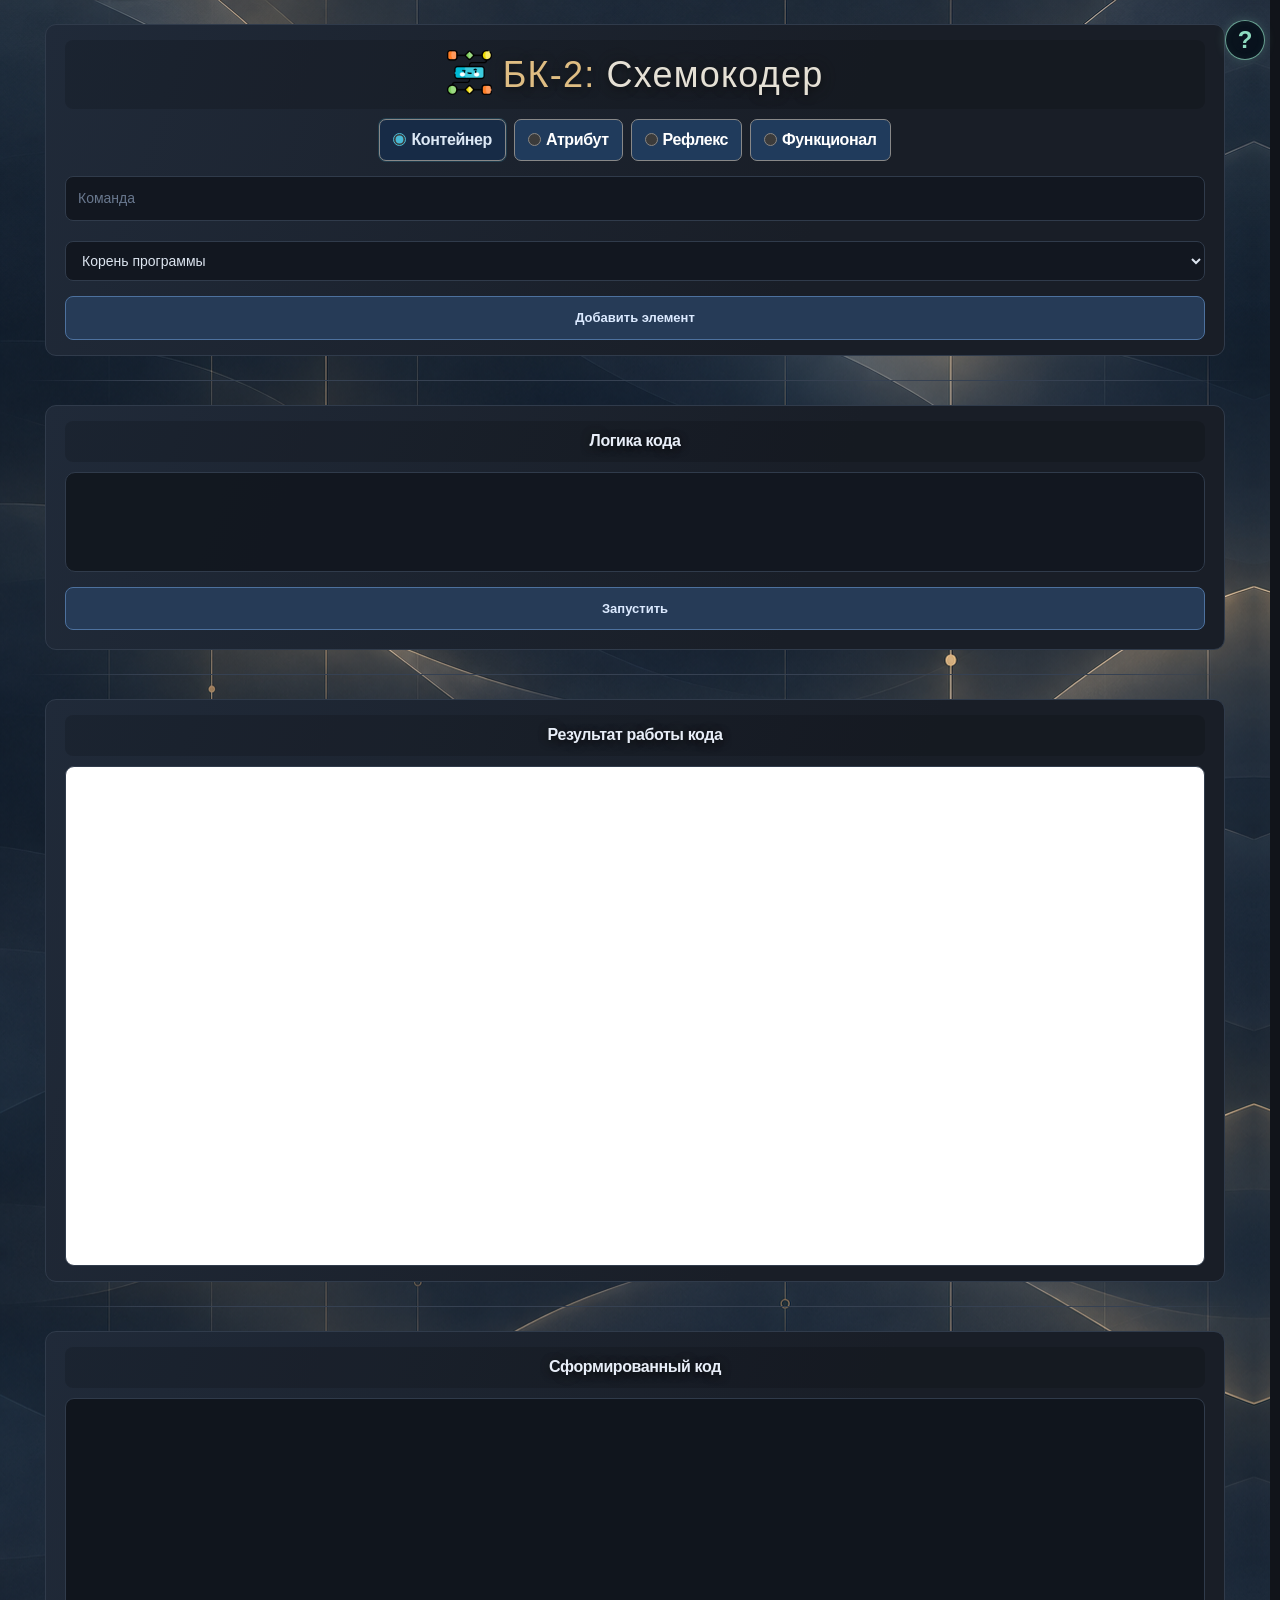
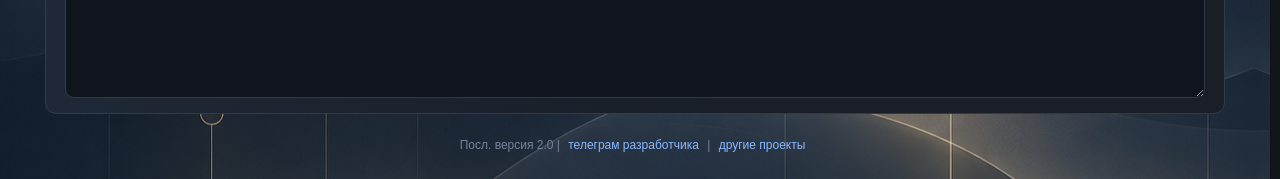
<file: circuit-coder/index.html>
<!DOCTYPE html>
<html lang="ru">
<head>
    <meta charset="UTF-8">
    <meta name="viewport" content="width=device-width, initial-scale=1.0">

    <title>Схемокодер Боевого Континента 2</title>
    <meta name="keywords" content="Квантовое мышление, Пакетный код, Схемокодер">
    <meta name="description" content="Разработка кода одним пакетом.">

    <link rel="icon" href="./modules/favicon.png?v=1.5" type="image/x-icon">
    <link rel="stylesheet" href="./modules/style.css?v=2">

    <script src="./modules/functions.js?v=2.8"></script>

    <style>
        /* Кнопка справки в правом верхнем углу */
        .intro-help-button {
            position: fixed;
            top: 15px;
            right: 15px;
            z-index: 10000;

            width: 40px;
            height: 40px;
            padding: 0;

            display: flex;
            align-items: center;
            justify-content: center;

            border: 1px solid rgba(143, 220, 192, 0.7);
            border-radius: 50%;

            background: rgba(7, 17, 27, 0.92);
            color: #8fdcc0;

            font-family: Arial, sans-serif;
            font-size: 24px;
            font-weight: bold;
            line-height: 1;

            cursor: pointer;

            box-shadow:
                0 0 12px rgba(143, 220, 192, 0.2),
                inset 0 0 8px rgba(143, 220, 192, 0.05);

            transition:
                background 0.2s ease,
                color 0.2s ease,
                box-shadow 0.2s ease,
                transform 0.2s ease;
        }

        .intro-help-button:hover {
            background: #8fdcc0;
            color: #07111b;
            box-shadow: 0 0 18px rgba(143, 220, 192, 0.45);
            transform: scale(1.08);
        }

        .intro-help-button:focus-visible {
            outline: 2px solid #8fdcc0;
            outline-offset: 4px;
        }

        /* Затемнение фона при открытой справке */
        .intro-help-overlay {
            position: fixed;
            inset: 0;
            z-index: 9998;

            background: rgba(0, 0, 0, 0.65);

            opacity: 0;
            visibility: hidden;
            transition: opacity 0.25s ease, visibility 0.25s ease;
        }

        .intro-help-overlay.open {
            opacity: 1;
            visibility: visible;
        }

        /* Окно справки */
        .intro-help-panel {
            position: fixed;
            top: 65px;
            right: 15px;
            z-index: 9999;

            width: min(760px, calc(100% - 30px));
            max-height: calc(100vh - 90px);

            overflow-y: auto;
            box-sizing: border-box;

            padding: 24px;

            background: rgba(9, 17, 28, 0.98);
            color: #e1e8ef;

            border: 1px solid rgba(143, 220, 192, 0.35);
            border-radius: 14px;

            box-shadow: 0 12px 45px rgba(0, 0, 0, 0.15);

            opacity: 0;
            visibility: hidden;
            transform: translateY(-8px);

            transition:
                opacity 0.25s ease,
                transform 0.25s ease,
                visibility 0.25s ease;
        }

        .intro-help-panel.open {
            opacity: 1;
            visibility: visible;
            transform: translateY(0);
        }

        .intro-help-panel h2 {
            margin-top: 0;
            padding-right: 35px;
            color: #8fdcc0;
        }

        .intro-help-panel p {
            line-height: 1.65;
        }

        .intro-help-panel a {
            color: #8fdcc0;
        }

        .intro-help-panel hr {
            border: none;
            border-top: 1px solid rgba(143, 220, 192, 0.25);
            margin: 20px 0;
        }

        .intro-help-close {
            position: absolute;
            top: 12px;
            right: 14px;

            width: 30px;
            height: 30px;

            border: none;
            border-radius: 6px;

            background: transparent;
            color: #8fdcc0;

            font-size: 25px;
            cursor: pointer;
        }

        .intro-help-close:hover {
            background: rgba(143, 220, 192, 0.12);
        }

        body.intro-help-open {
            overflow: hidden;
        }

        @media (max-width: 600px) {
            .intro-help-button {
                top: 10px;
                right: 10px;
                width: 36px;
                height: 36px;
            }

            .intro-help-panel {
                top: 56px;
                right: 10px;
                width: calc(100% - 20px);
                max-height: calc(100vh - 70px);
                padding: 18px;
                border-radius: 10px;
            }
        }
		.schemocoder-title {
    margin: 28px 0 32px;
    color: #e5e0d5;
    font-size: clamp(26px, 3vw, 36px);
    font-weight: 500;
    letter-spacing: 1.2px;
    line-height: 1.3;
    text-align: center;

    text-shadow:
        0 2px 8px rgba(0, 0, 0, 0.65),
        0 0 24px rgba(220, 183, 125, 0.12);
}

.schemocoder-title .title-accent {
    color: #dfbd83;
}

@media (max-width: 600px) {
    .schemocoder-title {
        margin: 20px 0 24px;
        letter-spacing: 0.5px;
    }
}
.intro-help-panel {
    /* Остальные существующие свойства оставь */

    display: flex;
    flex-direction: column;
    overflow: hidden;
}.schemocoder-help {
    flex: 1;
    min-height: 0;
    overflow-y: auto;
}.intro-help-footer {
    flex-shrink: 0;
    display: flex;
    justify-content: flex-end;
    padding-top: 12px;
    margin-top: 12px;
    border-top: 1px solid rgba(143, 220, 192, 0.25);
    background: rgba(9, 17, 28, 0.98);
}

.intro-help-footer button {
    padding: 9px 16px;
    border: 1px solid rgba(143, 220, 192, 0.5);
    border-radius: 7px;
    background: rgba(143, 220, 192, 0.1);
    color: #8fdcc0;
    cursor: pointer;
}

.intro-help-footer button:hover {
    background: rgba(143, 220, 192, 0.2);
}
.intro-help-overlay {
    position: fixed;
    top: 0;
    left: 0;
    right: 0;
    bottom: 0;
    width: auto;
    height: auto;
    margin: 0;
    padding: 0;
    box-sizing: border-box;
    z-index: 9998;
    background: rgba(0, 0, 0, 0.65);
    opacity: 0;
    visibility: hidden;
    transition: opacity 0.25s ease, visibility 0.25s ease;
}
body {
    background-color: #2e2e2e;
    background-image: url("./modules/background-tile.png");
    background-repeat: repeat;
    background-size: auto;
}
html {
    scrollbar-gutter: stable;
}

body.intro-help-open {
    overflow: hidden;
}
.highlight {
  padding: 3px 7px;
  border-radius: 4px;
  background: rgba(46, 213, 115, 0.15);
  color: #2ed573;
  border: 1px solid #2ed573;
  box-shadow: 0 0 8px rgba(46, 213, 115, 0.4);
  font-weight: 600;
}
#dynamic-content {
    display: flex;
    flex-wrap: wrap;
    align-items: center;
    gap: 8px 14px;
}


#addItem {
    min-height: 42px;
    margin: 10px 0 16px;
    padding: 10px 20px;
    background: #263b57;
    border-color: #4d719e;
    color: #dceaff;
    font-weight: 600;
}

#addItem:hover {
    background: #304b6e;
    border-color: #79a7e4;
    box-shadow: 0 0 0 3px rgba(105, 157, 231, .08);
}

#dynamic-content label {
    background: #203b5c;
    border: 1px solid #4b83ad;
    color: #ffffff;
    border-radius: 7px;
    transition: all .2s ease;
}

#dynamic-content label:hover {
    background: #164b65;
    border-color: #36a6c8;
}

#dynamic-content label:has(input:checked) {
    background: #172b46;
    border-color: #304967;
    color: #dce8f5;
    box-shadow: 0 0 0 1px rgba(54, 166, 200, .2);
}

#dynamic-content input[type="radio"] {
    accent-color: #48b9d5;
}
    </style><script>
document.addEventListener('DOMContentLoaded', function () {
    const buttons = document.querySelector('.button-group');
    const help = document.querySelector('.intro-help-button');

    if (!buttons || !help) return;

    function updateHelpButton() {
        const rect = buttons.getBoundingClientRect();
        help.style.visibility =
            rect.bottom > 0 && rect.top < window.innerHeight
                ? 'visible'
                : 'hidden';
    }

    window.addEventListener('scroll', updateHelpButton, { passive: true });
    window.addEventListener('resize', updateHelpButton);

    updateHelpButton();
});
</script>

</head>

<body>

    <!-- Кнопка справки -->
    <button type="button"
            id="introToggle"
            class="intro-help-button"
            aria-label="Открыть справку"
            title="Справка"
            aria-expanded="false"
            aria-controls="introContent">?</button>

    <!-- Затемнение -->
    <div id="introOverlay"
         class="intro-help-overlay"
         aria-hidden="true"></div>

    <!-- Окно справки -->
    <div id="introContent"
         class="intro-help-panel"
         role="dialog"
         aria-modal="true"
         aria-labelledby="introTitle"
         aria-hidden="true">

        <button type="button"
                id="introClose"
                class="intro-help-close"
                aria-label="Закрыть справку">&times;</button>

        <h2 id="introTitle">Справка по Схемокодеру</h2>


        <div class="schemocoder-help">

    <p>
        Добро пожаловать в Схемокодер — среду визуального программирования, где на примере HTML и JavaScript можно создавать веб-страницы, выстраивая логику из отдельных элементов.<br><br>Для работы со средой выбирайте тип элемента: «Контейнер», «Атрибут», «Рефлекс» или «Функционал»,
        вводите команды в поле ниже и подбирайте контейнеры для месторасположения команды.
        Рефлексы в дополнение можно размещать в атрибутах.
        Пример работы представлен в
        <a target="_blank" href="./presentation.html">видео-презентации</a>.
    </p>
<hr>
    <h3>Формирование HTML-страницы</h3>

    <h4>Контейнеры — структура страницы</h4>

    <p>
    Контейнеры определяют структуру страницы и позволяют объединять элементы
    в группы. Например:
</p>
<ul>
    <li><mark>div</mark> — обозначает отдельный блок страницы.</li>
    <li><mark>table</mark> — для обозначения что будет таблица.</li>
    <li><mark>tr</mark> — строки таблицы.</li>
    <li><mark>td</mark> — ячейки таблицы.</li>
	<li><mark>h1</mark> — заголовок.</li>
</ul>

    <h4>Рефлексы — содержимое</h4>

    <p>
        Рефлексы задают текстовое содержимое.<br>
        Для добавления текста используется команда <mark>innerText: TEXT</mark>,
        где <code>TEXT</code> заменяется нужным текстом.
    </p>

    <h4>Атрибуты — оформление</h4>

    <p>Для оформления элементов используются CSS-стили. Например:</p>

    <ul>
        <li><mark>color: green</mark> — задаёт зелёный цвет текста.</li>
        <li><mark>text-shadow: 0 0 15px red</mark> — добавляет тексту красную тень со свечением.</li>
        <li><mark>background-image: url("./modules/background-tile.png")</mark> — задает фон в виде картинки.</li>
    </ul>
<hr>
    <h3>Управление выполнением схемы</h3>

    <h4>Запуск и модульные контейнеры</h4>

    <p>
        При запуске элементы обрабатываются последовательно, в порядке
        их расположения в схеме. Контейнеры верхнего уровня пропускаются при
        автоматическом проходе и получают статус модульных. Название такого
        контейнера принимает формат <mark>TAG_NAME модульный</mark>.
        Модульные контейнеры можно подключать из других элементов схемы.
    </p>

    <h4>Подключение модульных контейнеров</h4>

    <p>
        Для подключения модульного контейнера используется команда функционала
        <mark>подключить {id: N}</mark>, где <code>N</code> — ID нужного контейнера.
        Например, <mark>подключить {id: 1}</mark> подключает модульный контейнер с ID 1.
    </p>

    <h4>Ограничения запуска</h4>

    <ul>
        <li>Максимальная глубина вложенных подключений модулей — 2 уровня.</li>
    </ul>
<hr><div class="help-section">

    <h3>Пример сборки схемы с вложениями</h3>

    <p>Рассмотрим создание карточки товара с использованием контейнеров, рефлексов, атрибутов и функционала.</p>

    <h4>Структура схемы</h4>

    <pre style="
        padding:15px;
        background:#172b46;
        color:#dce8f5;
        border:1px solid #304967;
        border-radius:8px;
        overflow-x:auto;
        line-height:1.6;
        font-size:13px;
    "><code>[ID: 1] [атрибут] margin: 0
[ID: 2] [атрибут] padding: 30px
[ID: 3] [атрибут] box-sizing: border-box
[ID: 4] [атрибут] background-image: url("./modules/background-tile.png")
[ID: 5] [атрибут] color: #dce8f5
[ID: 6] [атрибут] font-family: Arial, sans-serif

[ID: 7] [контейнер] div
├── [ID: 8] [атрибут] max-width: 600px
├── [ID: 9] [атрибут] margin: 40px auto
├── [ID: 10] [атрибут] padding: 30px
├── [ID: 11] [атрибут] background: #172b46
├── [ID: 12] [атрибут] border: 1px solid #304967
├── [ID: 13] [атрибут] border-radius: 16px
├── [ID: 14] [атрибут] box-shadow: 0 10px 35px rgba(0,0,0,.35)
│
├── [ID: 15] [контейнер] h1
│   ├── [ID: 16] [атрибут] margin: 0 0 15px
│   ├── [ID: 17] [атрибут] color: #ffffff
│   ├── [ID: 18] [атрибут] font-size: 28px
│   └── [ID: 19] [рефлекс] innerText: Удочка HIGASHI
│
├── [ID: 20] [контейнер] div
│   ├── [ID: 21] [атрибут] margin-bottom: 25px
│   ├── [ID: 22] [атрибут] color: #a9bfd5
│   ├── [ID: 23] [атрибут] font-size: 15px
│   └── [ID: 24] [рефлекс] innerText: Универсальная удочка для рыбалки.
│
├── [ID: 25] [контейнер] table
│   ├── [ID: 26] [атрибут] width: 100%
│   ├── [ID: 27] [атрибут] border-collapse: collapse
│   ├── [ID: 28] [атрибут] margin-bottom: 25px
│   │
│   ├── [ID: 29] [контейнер] tr
│   │   ├── [ID: 30] [контейнер] td
│   │   │   ├── [ID: 31] [атрибут] padding: 12px 8px
│   │   │   ├── [ID: 32] [атрибут] border-bottom: 1px solid #304967
│   │   │   ├── [ID: 33] [атрибут] color: #8faac4
│   │   │   └── [ID: 34] [рефлекс] innerText: Длина
│   │   │
│   │   └── [ID: 35] [контейнер] td
│   │       ├── [ID: 36] [атрибут] padding: 12px 8px
│   │       ├── [ID: 37] [атрибут] border-bottom: 1px solid #304967
│   │       ├── [ID: 38] [атрибут] text-align: right
│   │       ├── [ID: 39] [атрибут] font-weight: bold
│   │       └── [ID: 40] [рефлекс] innerText: 2,4 м
│   │
│   └── [ID: 41] [контейнер] tr
│       ├── [ID: 42] [контейнер] td
│       │   ├── [ID: 43] [атрибут] padding: 12px 8px
│       │   ├── [ID: 44] [атрибут] border-bottom: 1px solid #304967
│       │   ├── [ID: 45] [атрибут] color: #8faac4
│       │   └── [ID: 46] [рефлекс] innerText: Материал
│       │
│       └── [ID: 47] [контейнер] td
│           ├── [ID: 48] [атрибут] padding: 12px 8px
│           ├── [ID: 49] [атрибут] border-bottom: 1px solid #304967
│           ├── [ID: 50] [атрибут] text-align: right
│           ├── [ID: 51] [атрибут] font-weight: bold
│           └── [ID: 52] [рефлекс] innerText: Карбон
│
└── [ID: 53] [контейнер] button
    ├── [ID: 54] [атрибут] width: 100%
    ├── [ID: 55] [атрибут] padding: 13px
    ├── [ID: 56] [атрибут] background: #164b65
    ├── [ID: 57] [атрибут] color: #ffffff
    ├── [ID: 58] [атрибут] border: 1px solid #36a6c8
    ├── [ID: 59] [атрибут] border-radius: 9px
    ├── [ID: 60] [атрибут] cursor: pointer
    ├── [ID: 61] [атрибут] font-size: 15px
    ├── [ID: 62] [атрибут] font-weight: bold
    └── [ID: 63] [рефлекс] innerText: Подробнее

[ID: 64] [функционал] подключить {id: 7}</code></pre>

<style>#buildSchemaButton.building {
    pointer-events: none;
    cursor: wait;
    background: linear-gradient(135deg, #176b82, #208eaa);
    box-shadow: 0 0 20px rgba(54, 166, 200, .4);
    opacity: .9;
}

#buildSchemaButton.building .build-icon {
    display: inline-block;
    animation: schemaGear 1s linear infinite;
}

#buildSchemaButton.building .build-text {
    animation: schemaPulse 1.2s ease-in-out infinite;
}

@keyframes schemaGear {
    from { transform: rotate(0deg); }
    to { transform: rotate(360deg); }
}

@keyframes schemaPulse {
    0%, 100% { opacity: 1; }
    50% { opacity: .55; }
}</style>
<a href="#" id="buildSchemaButton" onclick="buildHigashiRodSchema(); return false;" style="
    display: inline-flex;
    align-items: center;
    gap: 9px;
    padding: 12px 20px;
    margin: 10px 0;
    color: #dce8f5;
    background: linear-gradient(135deg, #164b65, #176b82);
    border: 1px solid #36a6c8;
    border-radius: 10px;
    font-size: 14px;
    font-weight: 600;
    text-decoration: none;
    box-shadow: 0 4px 15px rgba(22, 107, 130, .25);
    transition: all .25s ease;
">
    <span class="build-icon" style="font-size: 18px;">⚙</span>
    <span class="build-text">Автоматически собрать схему в Схемокодере</span>
</a>

    <h4>Результат сформированной страницы</h4>

    <div style="
    margin:0;
    padding:30px;
    box-sizing:border-box;
    background-image: url('./modules/background-tile.png');
    color:#dce8f5;
    font-family:Arial, sans-serif;
">
    <div style="
        max-width:600px;
        margin:40px auto;
        padding:30px;
        background:#172b46;
        border:1px solid #304967;
        border-radius:16px;
        box-shadow:0 10px 35px rgba(0,0,0,.35);
    ">
        <h1 style="
            margin:0 0 15px;
            color:#fff;
            font-size:28px;
        ">Удочка HIGASHI</h1>

        <div style="
            margin-bottom:25px;
            color:#a9bfd5;
            font-size:15px;
        ">Универсальная удочка для рыбалки.</div>

        <table style="
            width:100%;
            border-collapse:collapse;
            margin-bottom:25px;
        ">
            <tr>
                <td style="padding:12px 8px; border-bottom:1px solid #304967; color:#8faac4;">Длина</td>
                <td style="padding:12px 8px; border-bottom:1px solid #304967; text-align:right; font-weight:bold;">2,4 м</td>
            </tr>
            <tr>
                <td style="padding:12px 8px; border-bottom:1px solid #304967; color:#8faac4;">Материал</td>
                <td style="padding:12px 8px; border-bottom:1px solid #304967; text-align:right; font-weight:bold;">Карбон</td>
            </tr>
        </table>

        <button type="button" style="
            width:100%;
            padding:13px;
            background:#164b65;
            color:#fff;
            border:1px solid #36a6c8;
            border-radius:9px;
            cursor:pointer;
            font-size:15px;
            font-weight:bold;
        ">Подробнее</button>
    </div>
</div>

    <p>В примере показано, как контейнеры объединяются во вложенную структуру, рефлексы задают содержимое, атрибуты оформляют элементы, а функционал позволяет подключать модульные контейнеры.</p>

</div>
</div>
		
		
    </div>



    <div>
        <div class="button-group">
		
		<center style="
    width: 100%;
    display: block;
    padding: 0px;
    margin: 0px;
">
        <h1 class="schemocoder-title" style="background: rgba(0, 0, 0, 0.15);margin: 0px;padding: 10px 10px;border-radius: 8px;width: min(1180px, 100%);display: block;">
    <img src="./modules/favicon.png?v=1.5" style="max-width:45px; margin-bottom:-8px;" alt=""> <span class="title-accent">БК-2:</span> Схемокодер
</h1>
    </center>
		
            <h2 class="schema-heading">
                <div id="dynamic-content" style="display:flex; flex-wrap:wrap; gap:8px;">

    <label for="teg" style="display:inline-flex; align-items:center; gap:5px; margin:0; padding:7px 13px; border:1px solid #888; border-radius:7px; cursor:pointer;">
        <input type="radio" id="teg" name="itemType" value="teg" checked="" style="margin:0; padding:0; width:auto;">
        Контейнер
    </label>

    <label for="atribut" style="display:inline-flex; align-items:center; gap:5px; margin:0; padding:7px 13px; border:1px solid #888; border-radius:7px; cursor:pointer;">
        <input type="radio" id="atribut" name="itemType" value="atribut" style="margin:0; padding:0; width:auto;">
        Атрибут
    </label>

    <label for="reflex" style="display:inline-flex; align-items:center; gap:5px; margin:0; padding:7px 13px; border:1px solid #888; border-radius:7px; cursor:pointer;">
        <input type="radio" id="reflex" name="itemType" value="reflex" style="margin:0; padding:0; width:auto;">
        Рефлекс
    </label>

    <label for="function" style="display:inline-flex; align-items:center; gap:5px; margin:0; padding:7px 13px; border:1px solid #888; border-radius:7px; cursor:pointer;">
        <input type="radio" id="function" name="itemType" value="function" style="margin:0; padding:0; width:auto;">
        Функционал
    </label>

</div>
            </h2>
			
        
            <div id="itemNameWrap" style="position:relative; width:100%;">

    <input type="text"
           id="itemName"
           autocomplete="off"
           placeholder="Команда"
           style="width:100%; box-sizing:border-box;">

    <div id="commandTemplates"
         style="
            display:none;
            position:absolute;
            top:100%;
            left:0;
            width:100%;
            max-height:240px;
            overflow-y:auto;
            background:#fff;
            border:1px solid #ccc;
            border-radius:6px;
            box-shadow:0 5px 15px rgba(0,0,0,.18);
            z-index:9999;
         ">
    </div>

</div>

            <select id="parentId">
                <option value="">Корень программы</option>
            </select>


            <button id="addItem"
                    style="display:inline;width: min(1180px, 100%);margin:0px;margin-left: auto;margin-right: auto;"
                    onclick="addItem()">Добавить элемент</button>

            <button id="updateItem"
                    style="display:none;"
                    onclick="updateItem()">Сохранить элемент</button>

            <button id="deleteItem"
                    style="display:none;"
                    onclick="deleteItem()">Удалить элемент</button>

            <button id="closeupdateItem"
                    style="display:none;"
                    onclick="builder.unselectItem()">Отменить изменение</button>
        
        </div>

    </div>

    <hr>
	
	
    <div>
        <div class="button-group">
		
		
		<center style="
    width: 100%;
    display: block;
    padding: 0px;
    margin: 0px;
">
        <h2 class="schemocoder-title" style="background: rgba(0, 0, 0, 0.15);margin: 0px;padding: 10px 10px;border-radius: 8px;width: min(1180px, 100%);display: block;">
    Логика кода
</h2>
    </center>
		
		
    <div id="nested-list" style="margin: 0px;width:100%;"></div>
	
	<center style="padding: 5px 0 4px;width: 100%"><button id="runButton" style="display:inline;width: 100%;margin:0px;margin-left: auto;margin-right: auto;" onclick="runSequence()" class="">Запустить</button></center>
    </div>
    </div>
	
    <hr>


    <div>
        <div class="button-group">

		<center style="
    width: 100%;
    display: block;
    padding: 0px;
    margin: 0px;
">
        <h2 class="schemocoder-title" style="background: rgba(0, 0, 0, 0.15);margin: 0px;padding: 10px 10px;border-radius: 8px;width: min(1180px, 100%);display: block;">
    Результат работы кода
</h2>
    </center>
	
    <iframe style="width:min(1180px, 100%);margin: 0px;" id="output"></iframe>
    </div>
    </div>

    <hr>


    <div>
        <div class="button-group">
		
		<center style="
    width: 100%;
    display: block;
    padding: 0px;
    margin: 0px;
">
        <h2 class="schemocoder-title" style="background: rgba(0, 0, 0, 0.15);margin: 0px;padding: 10px 10px;border-radius: 8px;width: min(1180px, 100%);display: block;">
    Сформированный код
</h2>
    </center>
		
    <textarea style="width:min(1180px, 100%);margin: 0px;" id="output2"></textarea>
    </div>
    </div>


    <center style="padding:0px">
        Посл. версия 2.0 |
        <a target="_blank" href="https://t.me/otherside_world">телеграм разработчика</a> |
        <a href="https://otherside-world.ru/">другие проекты</a>
    </center>

    <!-- Управление справкой -->
    <script>
        (function () {
            var toggle = document.getElementById('introToggle');
            var content = document.getElementById('introContent');
            var overlay = document.getElementById('introOverlay');
            var closeButton = document.getElementById('introClose');

            function openContent() {
                content.classList.add('open');
                overlay.classList.add('open');
                document.body.classList.add('intro-help-open');

                content.setAttribute('aria-hidden', 'false');
                overlay.setAttribute('aria-hidden', 'false');
                toggle.setAttribute('aria-expanded', 'true');
                toggle.setAttribute('aria-label', 'Закрыть справку');

                closeButton.focus();
            }

            function closeContent() {
                content.classList.remove('open');
                overlay.classList.remove('open');
                document.body.classList.remove('intro-help-open');

                content.setAttribute('aria-hidden', 'true');
                overlay.setAttribute('aria-hidden', 'true');
                toggle.setAttribute('aria-expanded', 'false');
                toggle.setAttribute('aria-label', 'Открыть справку');

                toggle.focus();
            }

            toggle.addEventListener('click', function () {
                if (content.classList.contains('open')) {
                    closeContent();
                } else {
                    openContent();
                }
            });

            closeButton.addEventListener('click', closeContent);
            overlay.addEventListener('click', closeContent);

            document.addEventListener('keydown', function (e) {
                if (e.key === 'Escape' && content.classList.contains('open')) {
                    closeContent();
                }
            });
        })();
    </script>
	
<!-- Yandex.Metrika counter -->
<script>
(function () {
    var initialized = false;

    function loadMetrika() {
        if (initialized) return;
        initialized = true;

        (function (m, e, t, r, i, k, a) {
            m[i] = m[i] || function () {
                (m[i].a = m[i].a || []).push(arguments);
            };

            m[i].l = 1 * new Date();

            for (var j = 0; j < document.scripts.length; j++) {
                if (document.scripts[j].src === r) return;
            }

            k = e.createElement(t);
            a = e.getElementsByTagName(t)[0];
            k.async = 1;
            k.src = r;
            a.parentNode.insertBefore(k, a);
        })(window, document, 'script',
            'https://mc.yandex.ru/metrika/tag.js?id=106046314', 'ym');

        ym(106046314, 'init', {
            ssr: true,
            webvisor: true,
            clickmap: true,
            ecommerce: 'dataLayer',
            accurateTrackBounce: true,
            trackLinks: true
        });
    }

    // Запуск через 3 секунды после загрузки DOM
    if (document.readyState === 'complete') {
        setTimeout(loadMetrika, 3000);
    } else {
        window.addEventListener('load', function () {
            setTimeout(loadMetrika, 3000);
        });
    }

    // Если пользователь начал взаимодействовать — запускаем раньше
    ['scroll', 'mousemove', 'touchstart', 'click'].forEach(function (event) {
        window.addEventListener(event, loadMetrika, {
            once: true,
            passive: true
        });
    });
})();
</script>

<script>
function buildHigashiRodSchema() {

    const buildButton = document.getElementById('buildSchemaButton');

    if (buildButton.classList.contains('building')) return;

    buildButton.classList.add('building');
    buildButton.querySelector('.build-text').textContent = 'Собираем схему...';

    const item = (name, type, children = []) => ({
        id: 0,
        name,
        type,
        children
    });

    const attr = name => item(name, 'atribut');
    const reflex = name => item(name, 'reflex');

    const container = (name, attrs = [], children = []) =>
        item(name, 'teg', [...attrs, ...children]);

    const schema = [

        attr('margin: 0'),
        attr('padding: 30px'),
        attr('box-sizing: border-box'),
        attr('background-image: url("./modules/background-tile.png")'),
        attr('color: #dce8f5'),
        attr('font-family: Arial, sans-serif'),

        container('div', [
            attr('max-width: 600px'),
            attr('margin: 40px auto'),
            attr('padding: 30px'),
            attr('background: #172b46'),
            attr('border: 1px solid #304967'),
            attr('border-radius: 16px'),
            attr('box-shadow: 0 10px 35px rgba(0,0,0,.35)')
        ], [

            container('h1', [
                attr('margin: 0 0 15px'),
                attr('color: #ffffff'),
                attr('font-size: 28px')
            ], [
                reflex('innerText: Удочка HIGASHI')
            ]),

            container('div', [
                attr('margin-bottom: 25px'),
                attr('color: #a9bfd5'),
                attr('font-size: 15px')
            ], [
                reflex('innerText: Универсальная удочка для рыбалки.')
            ]),

            container('table', [
                attr('width: 100%'),
                attr('border-collapse: collapse'),
                attr('margin-bottom: 25px')
            ], [

                container('tr', [], [

                    container('td', [
                        attr('padding: 12px 8px'),
                        attr('border-bottom: 1px solid #304967'),
                        attr('color: #8faac4')
                    ], [
                        reflex('innerText: Длина')
                    ]),

                    container('td', [
                        attr('padding: 12px 8px'),
                        attr('border-bottom: 1px solid #304967'),
                        attr('text-align: right'),
                        attr('font-weight: bold')
                    ], [
                        reflex('innerText: 2,4 м')
                    ])

                ]),

                container('tr', [], [

                    container('td', [
                        attr('padding: 12px 8px'),
                        attr('border-bottom: 1px solid #304967'),
                        attr('color: #8faac4')
                    ], [
                        reflex('innerText: Материал')
                    ]),

                    container('td', [
                        attr('padding: 12px 8px'),
                        attr('border-bottom: 1px solid #304967'),
                        attr('text-align: right'),
                        attr('font-weight: bold')
                    ], [
                        reflex('innerText: Карбон')
                    ])

                ])

            ]),

            container('button', [
                attr('width: 100%'),
                attr('padding: 13px'),
                attr('background: #164b65'),
                attr('color: #ffffff'),
                attr('border: 1px solid #36a6c8'),
                attr('border-radius: 9px'),
                attr('cursor: pointer'),
                attr('font-size: 15px'),
                attr('font-weight: bold')
            ], [
                reflex('innerText: Подробнее')
            ])

        ]),

        item('подключить {id: 7}', 'function')

    ];

    // Назначаем ID в правильном порядке:
    // сначала родитель, затем все его дочерние элементы.
    let nextId = 1;

    function assignIds(items) {
        items.forEach(element => {
            element.id = nextId++;

            if (element.children && element.children.length) {
                assignIds(element.children);
            }
        });
    }

    assignIds(schema);

    // Заменяем предыдущую схему
    builder.items = schema;
    builder.selectedItemId = null;
    builder.previousState = null;

    currentId = nextId;

    builder.unselectItem();
    render();

        console.log('Схема HIGASHI создана. Элементов:', nextId - 1);

    // Показываем завершение сборки
    buildButton.querySelector('.build-icon').textContent = '✓';
    buildButton.querySelector('.build-text').textContent = 'Схема успешно собрана!';

    buildButton.classList.remove('building');

    // Закрываем справку после завершения анимации
    setTimeout(function () {
        document.getElementById('introClose').click();
    }, 800);
}
</script>

<noscript>
    <div>
        <img src="https://mc.yandex.ru/watch/106046314"
             style="position:absolute;left:-9999px;"
             alt="">
    </div>
</noscript>
<!-- /Yandex.Metrika counter -->


</body>
</html>
</file>
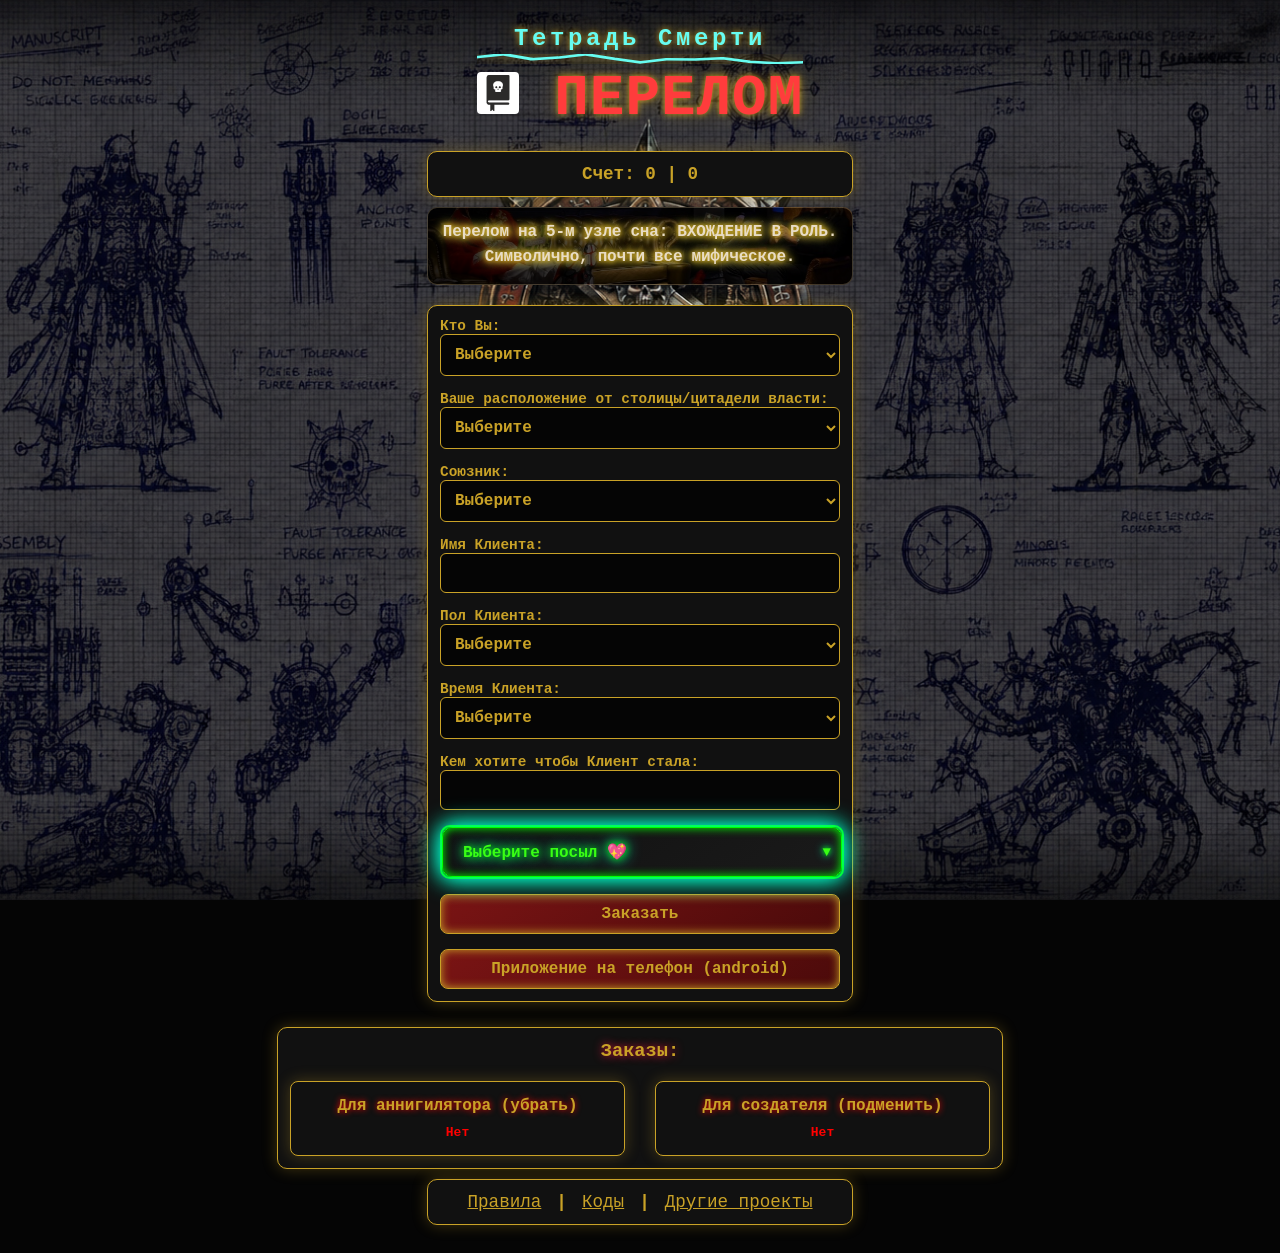
<file: fracture/index.html>
<!DOCTYPE html>
<html lang="ru">
<head>
  <meta charset="UTF-8" />
  <meta name="viewport" content="width=device-width, initial-scale=1" />
  <title>Перелом Тетради Смерти</title>
        <meta name="keywords" content="Тетрадь Смерти, Перелом, Волков Андрей, желания, месть" />
        <meta name="description" content="Тетрадью Смерти вы управляете фрагментами разрушенного порядка. Переломом вы возрождаете порядок: не восстанавливаете былое, но поднимаете из разломов новую структуру бытия, что станет опорой для всех, кто осмелится жить в ней." />
  <link rel="icon" type="image/x-icon" href="./modules/images/note2.png" />
  <style>body {
  font-family: 'Cinzel', serif, "Courier New", monospace;
color: #c9a227; /* теплый золотой */
  background-color: #050505; /* темный, как ночь */
background-image: radial-gradient(rgba(0,0,0,0.7), rgba(0,0,0,0.9)), url("./modules/images/pirati.png"); /* затемненный фон */

  background-size: cover; /* Покрывает весь экран */
  background-position: center;
  background-attachment: fixed; /* Фон не скроллится */
  padding: 20px;
  margin: 0;
  min-height: 100vh;
  display: flex;
  flex-direction: column;
  align-items: center;
}
    h1, h2 {
      text-align: center;
      margin: 0.2em 0;
	  color: #c9a227; /* лунное золото */
  text-shadow:
    0 0 6px #c9a227,
    0 0 20px rgba(201,162,39,0.4);
  letter-spacing: 0.15em;
    }
    form {
      background: #111; /* темный фон */
box-shadow: 0 0 15px rgba(201,162,39,0.3); /* мягкое золотое свечение */
border: 1px solid #c9a227; /* золотая рамка */
color: #c9a227; /* текст тоже под цвет */
      padding: 12px;
      border-radius: 10px;
      width: 100%;
      display: flex;
      flex-direction: column;
      gap: 15px;
      margin-top: 20px;
      max-width: 400px;
    }
    label {
      display: flex;
      flex-direction: column;
      font-weight: bold;
      font-size: 0.9rem;
      user-select: none;
    }
    input, select, button {
	background: #050505;
border: 1px solid #c9a227;
color: #c9a227;
font-weight: 600;
	
      padding: 10px;
      border-radius: 6px;
      font-family: monospace;
      font-size: 1rem;
    }
    button {
      background: linear-gradient(145deg, #7a1414, #4b0a0a); /* темная кровь */
border: 1px solid #c9a227; /* золотая рамка */
border-radius: 8px;
box-shadow: 0 0 10px #c9a227 inset;
transition: all 0.3s ease;
      font-weight: bold;
      cursor: pointer;
    }
    button:hover {
      background: linear-gradient(145deg, #9e1c1c, #601010);
box-shadow: 0 0 20px #c9a227;
transform: scale(1.05);
    }

    .stats {
	background: #111; /* темный фон */
box-shadow: 0 0 15px rgba(201,162,39,0.3); /* мягкое золотое свечение */
border: 1px solid #c9a227; /* золотая рамка */
color: #c9a227; /* текст тоже под цвет */
	
      width: 100%;
      max-width: 400px;
      border-radius: 10px;
      padding: 12px;
      margin-top: 10px;
      font-weight: bold;
      text-align: center;
      user-select: none;
      display: flex;
      justify-content: center;
      align-items: center;
      gap: 15px;
      font-size: 1.1rem;
    }
    .stats a {
      color: #c9a227;
      text-decoration: underline;
      cursor: pointer;
      font-weight: normal;
    }
    .stats a:hover {
      color: crimson;
    }

    .output {
	
	background: #111; /* темный фон */
box-shadow: 0 0 15px rgba(201,162,39,0.3); /* мягкое золотое свечение */
border: 1px solid #c9a227; /* золотая рамка */
color: #c9a227; /* текст тоже под цвет */
	
      width: 100%;
      max-width: 700px;
      padding: 15px;
      border-radius: 10px;
      margin-top: 25px;
      user-select: text;
	  padding:12px;
    }
    .output h3 {
      margin-top: 0;
      color: #c9a227;
      text-align: center;
      text-shadow: 0 0 8px crimson;
    }

    .orders-container {
      display: flex;
      gap: 30px;
      margin-top: 15px;
      justify-content: center;
      flex-wrap: wrap;
    }

    .orders-column {
	background: #111; /* темный фон */
box-shadow: 0 0 15px rgba(201,162,39,0.3); /* мягкое золотое свечение */
border: 1px solid #c9a227; /* золотая рамка */
color: #c9a227; /* текст тоже под цвет */
      flex: 1 1 300px;
      border-radius: 8px;
      padding: 15px;
      max-height: 300px;
      overflow-y: auto;
    }

    .orders-column h4 {
      margin-top: 0;
      color: #c9a227;
      text-align: center;
      text-shadow: 0 0 6px red;
      font-weight: bold;
      margin-bottom: 10px;
    }

    .orders-column pre {
      white-space: pre-wrap;
      word-break: break-word;
      color: #eee;
      font-size: 1em;
      margin: 0;
    }

    /* Popup rules styling */
    #rulesPopup {
	
	background: rgba(0,0,0,0.9);
box-shadow: 0 0 30px rgba(201,162,39,0.5);
	
      position: fixed;
      top: 0; left: 0; right: 0; bottom: 0;
      display: flex;
      justify-content: center;
      align-items: center;
      visibility: hidden;
      opacity: 0;
      transition: opacity 0.3s ease;
      z-index: 1000;
    }
    #rulesPopup.show {
      visibility: visible;
      opacity: 1;
    }
    #rulesContent {
      background: #111;
      color: #eee;
      border: 2px solid crimson;
      border-radius: 12px;
      padding: 20px 30px;
      max-width: 400px;
      font-family: monospace;
      font-size: 1rem;
      text-align: left;
      box-shadow: inset 0 0 10px #111, 0 0 20px rgba(0,0,0,0.7);
      position: relative;
    }
    #closeuzel2 {
      background: crimson;
      border: none;
      color: #eee;
      font-weight: bold;
      font-size: 1.2rem;
      border-radius: 5px;
      cursor: pointer;
      width: 100%;
    }
    #closeuzel2:hover {
      background: darkred;
    }
	#closeuzel {
  position: absolute;
  top: 10px;
  right: 10px;
  background: transparent;
  color: crimson;
  border: none;
  font-size: 1.8rem;
  font-weight: bold;
  cursor: pointer;
  line-height: 1;
  padding: 0;
  z-index: 10;
  transition: color 0.2s ease;
}
    #closeuzel:hover {
      background: #eee;
    }
	
	@keyframes electricWords {
  0% {
    background-position: 0% 50%;
    text-shadow: 0 0 4px crimson;
  }
  50% {
    background-position: 100% 50%;
    text-shadow: 0 0 12px white, 0 0 6px crimson;
  }
  100% {
    background-position: 0% 50%;
    text-shadow: 0 0 4px crimson;
  }
}



.title {
  position: relative;
  display: inline-block;
  font-size: 3rem;
  color: crimson;
  font-weight: bold;
}

.title .lightning {
  position: absolute;
  top: -12px; /* немного выше над текстом */
  left: 0;
  width: 100%;
  height: 10px;
  pointer-events: none;
  z-index: 2;
}

.title polyline {
stroke: #66fcf1;
filter: drop-shadow(0 0 6px #c9a227);
stroke-width: 2.5;

  fill: none;
  stroke-linejoin: round;
  stroke-linecap: round;
  transition: all 0.2s ease;
}


 
#dreamOverlay {
  position: fixed;
  top: 0; left: 0;
  width: 100vw;
  height: 100vh;
  background: rgba(0, 0, 0, 0.8);
  z-index: 9998; /* ниже, чем у попапа */
  opacity: 0;
  pointer-events: none;
  transition: opacity 1s ease;
  display: block;
}

#dreamOverlay.active {
  opacity: 1;
  pointer-events: auto;
}

#dreamPopup {
  position: fixed;
  top: 50%;
  transform: translate(-50%, -50%);
  background: rgba(0, 0, 0, 0.8); /* затемнение */
  color: #40E0D0;
  padding: 20px 30px;
  border-radius: 12px;
  font-size: 2rem;
  font-weight: bold;
  text-align: center;
  box-shadow: 0 0 30px #0f0, 0 0 60px #0f0, 0 0 90px #0f0; /* психоделический свет */
  z-index: 9999;

  opacity: 0;
  pointer-events: none;
  transition: opacity 1s ease;
  display: block; /* чтобы работал transition opacity */
  animation: pulse 1s infinite alternate;
}

#dreamPopup.active {
  opacity: 1;
  pointer-events: auto;
}

@keyframes pulse {
  from {
    transform: translate(-50%, -50%) scale(1);
    box-shadow: 0 0 30px #0f0, 0 0 60px #0f0;
  }
  to {
    transform: translate(-50%, -50%) scale(1.05);
    box-shadow: 0 0 60px #0f0, 0 0 100px #0f0;
  }
}
	
	.orders-column2 {
  white-space: normal;       /* чтобы переносить и не ломать пробелы */
  text-align: center;        /* выравнивание по центру */
  font-family: monospace;    /* фиксированная ширина шрифта */
  margin: 0 auto;
  width: 100%;        /* ширина по содержимому */
  max-width: 100%;           /* не больше контейнера */
}


.RomanMonth {
    background: #111; /* глубокий темный фон */
    box-shadow: 0 0 20px rgba(201, 162, 39, 0.5), 0 0 35px rgba(201, 162, 39, 0.2) inset; /* мягкое золотое сияние */
    border: 1px solid #c9a227; /* золотая рамка */
    color: #ffd700; /* ярко-золотой текст */

    width: 100%;
    max-width: 400px;
    border-radius: 10px;
    padding: 12px;
    margin-top: 10px;
    user-select: none;
    font-size: 1rem;
    line-height: 1.6;
    display: block !important;

    word-spacing: -0.02em;
    letter-spacing: -0.01em;
    font-weight: 800;

    text-shadow:
        0 0 4px #c9a227,
        0 0 8px #ffd700,
        0 0 12px #ffec8b;
}



   /* Popup container */
#uzelPopup {
background: rgba(0,0,0,0.9);
box-shadow: 0 0 30px rgba(201,162,39,0.5);

  position: fixed;
  top: 0; left: 0; right: 0; bottom: 0;
  display: flex;
  justify-content: center;
  align-items: center;
  visibility: hidden;
  opacity: 0;
  transition: opacity 0.3s ease;
  z-index: 1000;
}
#uzelPopup.show {
  visibility: visible;
  opacity: 1;
}

/* Popup content */
#uzelContent {
  background: #111;
  color: #eee;
  border: 2px solid crimson;
  border-radius: 12px 0 0 12px;
  padding: 20px 30px;
  max-width: 500px;
  max-height: 90vh;
  overflow-y: auto;
  font-family: "Segoe UI", sans-serif;
  font-size: 1rem;
  line-height: 1.5;
  text-align: left;
  box-shadow: inset 0 0 10px #111, 0 0 20px rgba(0,0,0,0.7);
  position: relative;
}

/* Typography enhancements */
#uzelContent h1, #uzelContent h2, #uzelContent h3 {
  color: crimson;
  margin-top: 1em;
  margin-bottom: 0.5em;
}

#uzelContent p {
  margin: 0.5em 0;
}

#uzelContent a {
  color: #4ecdc4;
  text-decoration: none;
}
#uzelContent a:hover {
  text-decoration: underline;
}

#uzelContent strong {
  color: #ffd700;
}

#uzelContent ul, #uzelContent ol {
  padding-left: 1.5em;
  margin: 0.5em 0;
}
#uzelContent li {
  margin-bottom: 0.3em;
}

/* Scrollbar styling for modern browsers */
#uzelContent::-webkit-scrollbar {
  width: 10px;
}
#uzelContent::-webkit-scrollbar-track {
  background: #222;
  border-radius: 6px;
}
#uzelContent::-webkit-scrollbar-thumb {
  background-color: crimson;
  border-radius: 6px;
  border: 2px solid #111;
}
#uzelContent::-webkit-scrollbar-thumb:hover {
  background-color: #ff4d4d;
}

/* Firefox scrollbar */
#uzelContent {
  scrollbar-width: thin;
  scrollbar-color: crimson #222;
}

#dreamPopupButton {
  background-color: #39FF14; /* кислотно-зелёный */
  color: #111;
  font-weight: 900;
  font-family: 'Courier New', monospace;
  border: 2px solid #0f0;
  border-radius: 10px;
  padding: 12px 20px;
  font-size: 1.1rem;
  text-transform: uppercase;
  cursor: pointer;
  box-shadow: 0 0 10px #0f0, 0 0 20px #39FF14, 0 0 40px #39FF14;
  transition: all 0.3s ease;
  z-index: 1001;
}

#dreamPopupButton:hover {
  background-color: #00ffcc;
  color: #000;
  box-shadow: 0 0 15px #00ffcc, 0 0 30px #00ffcc, 0 0 50px #0ff;
  transform: rotate(-2deg) scale(1.05);
}

    #closeRules {
      background: crimson;
      border: none;
      color: #eee;
      font-weight: bold;
      font-size: 1.2rem;
      border-radius: 5px;
      cursor: pointer;
      width: 100%;
    }
    #closeRules:hover {
      background: darkred;
    }
@import url('https://fonts.googleapis.com/css2?family=Orbitron:wght@500&display=swap');

body {
  font-family: 'Orbitron', 'Courier New', monospace;
  background-color: #050505;
  background-image: url("./modules/images/pirati.png");
  background-size: cover;
  background-position: center;
  background-attachment: fixed;
  color: #b3ffe0;
}

h1, h2 {
	  color: #66fcf1; /* лунное золото */
  text-shadow:
    0 0 6px #c9a227,
    0 0 20px rgba(201,162,39,0.4);
  letter-spacing: 0.15em;
  
  text-align: center;
  animation: flicker 1.5s infinite alternate;
}

button, input, select {
  font-family: 'Orbitron', monospace;
}

#dreamPopup {
  background: rgba(0, 255, 204, 0.1);
  color: #39FF14;
  border: 2px dashed #39FF14;
  box-shadow:
    0 0 20px #0f0,
    0 0 60px #00ffcc,
    0 0 100px #0ff;
  backdrop-filter: blur(6px);
  animation: glitch 1s infinite alternate;
}

#dreamPopupButton {
  font-family: 'Orbitron', monospace;
  text-shadow: 0 0 5px #0f0, 0 0 10px #0f0;
}

@keyframes flicker {
  0% { opacity: 1; }
  50% { opacity: 0.85; }
  100% { opacity: 1; }
}

@keyframes glitch {
  0% {
    transform: translate(-50%, -50%) skew(0deg);
    filter: hue-rotate(0deg);
  }
  50% {
    transform: translate(-51%, -49%) skew(-1deg);
    filter: hue-rotate(20deg);
  }
  100% {
    transform: translate(-50%, -50%) skew(0.5deg);
    filter: hue-rotate(-20deg);
  }
}


		.fracture-link {
		
		
  display: inline-block;
  color: #ff3c3c;
  font-weight: bold;
  text-decoration: none;
  font-family: 'Courier New', monospace;
  font-size: 1.2em;
  letter-spacing: 1px;
  position: relative;
  animation: glitch 1s infinite;
  cursor: default; /* ← обычный указатель */
}

@keyframes glitch {
  0% {
    text-shadow: 2px 0 red, -2px 0 blue;
    transform: translate(0);
  }
  20% {
    text-shadow: -2px 0 red, 2px 0 blue;
    transform: translate(-1px, 1px);
  }
  40% {
    text-shadow: 2px 2px red, -2px -2px blue;
    transform: translate(1px, -1px);
  }
  60% {
    text-shadow: -2px -2px red, 2px 2px blue;
    transform: translate(0.5px, 0.5px);
  }
  80% {
    text-shadow: 0 0 red, 0 0 blue;
    transform: translate(-0.5px, -0.5px);
  }
  100% {
    text-shadow: 2px 0 red, -2px 0 blue;
    transform: translate(0);
  }
}
  </style>
</head>
<body>
  <h2>Тетрадь Смерти</h2>
  <h1 class="title">
  
<span class="fracture-link"><img src="./modules/images/note2.png" style="height:40px; background:#fff; padding:1px; border-radius:4px;"> ПЕРЕЛОМ</span>
  <svg class="lightning" viewBox="0 0 100 10" preserveAspectRatio="none">
    <polyline points="" />
  </svg>
</h1>

<script>
function generateZigzagPoints(width = 100, height = 10, segments = 12) {
  const points = [];
  const step = width / segments;

  for (let i = 0; i <= segments; i++) {
    const x = (i * step).toFixed(1);
    const y = (Math.random() * height).toFixed(1);
    points.push(`${x},${y}`);
  }

  return points.join(' ');
}

function updateLightning() {
  const polyline = document.querySelector('.lightning polyline');
  polyline.setAttribute('points', generateZigzagPoints());
}

// Запуск анимации
setInterval(updateLightning, 300);
updateLightning();
</script>

  <div class="stats" id="stats">
    Счет: ...
  </div>
  
  <div class="RomanMonth" id="RomanMonth">
    
  </div>

  <form id="deathForm">
    <label>Кто Вы:
      <select id="gender" required>
    <option value="" disabled selected hidden style="color: #888;">Выберите</option>
        <option value="мужской">Мужчина</option>
        <option value="женский">Женщина</option>
      </select>
    </label>
	
    <label>Ваше расположение от столицы/цитадели власти:
      <select id="positionOnCentr" required>
    <option value="" disabled selected hidden style="color: #888;">Выберите</option>
        <option value="#2563eb">Севернее</option>
        <option value="#22c55e">Восточнее</option>
        <option value="#ef4444">Южнее</option>
        <option value="#111">Западнее</option>
        <option value="#F1C40F">В центре / есть артефакт «Изнаночки Мира»</option>
      </select>
    </label>

    <label>Союзник:
      <select id="type" required>
    <option value="" disabled selected hidden style="color: #888;">Выберите</option>
        <option value="убрать">Аннигилятор</option>
        <option value="подменить">Создатель</option>
      </select>
    </label>

    <label>Имя Клиента:
      <input type="text" id="name" required />
    </label>

    <label>Пол Клиента:
      <select id="clientGender" required>
    <option value="" disabled selected hidden style="color: #888;">Выберите</option>
        <option value="мужской">Мужчина</option>
        <option value="женский">Женщина</option>
        <option value="много мужчин">Много мужчин</option>
        <option value="много женщин">Много женщин</option>
      </select>
    </label>

    <label>Время Клиента:
      <select id="clientTime" required>
    <option value="" disabled selected hidden style="color: #888;">Выберите</option>
        <option value="текущий">Текущее - клиент в вашем времени</option>
        <option value="младший">Прошлое - клиент младший</option>
        <option value="старший">Будующее - клиент старший</option>
      </select>
    </label>

    <label><text id="methodLabel">Кем хотите чтобы Клиент был:</text>
      <input type="text" id="method" required />
    </label><style>
  /* --- ОБОРОТНИЧЕСКИЙ СТИЛЬ ДЛЯ CUSTOM SELECT --- */

.custom-select {
    position: relative;
    width: 100%;
    max-width: 420px;
    user-select: none;
    font-size: 16px;
    font-family: 'Orbitron', monospace; /* футуристично-монструозный шрифт */
    color: #39FF14; /* кислотно-зелёный текст */
    background: #111; /* почти чёрный фон */
    border: 2px solid #0f0; /* светящееся обрамление */
    border-radius: 10px;
    box-shadow: 0 0 15px #0f0 inset, 0 0 25px #00ffcc; /* внутреннее и внешнее свечение */
}

/* Верхняя кнопка */
.custom-select-trigger {
    padding: 14px 20px;
    background: linear-gradient(145deg, #111, #1a1a1a); /* тёмный градиент */
    color: #39FF14; /* кислотный текст */
    border-radius: 10px;
    border: 1px solid #0f0;
    cursor: pointer;
    position: relative;
    font-weight: 700;
    text-shadow: 0 0 8px #0f0, 0 0 16px #00ffcc; /* магическое свечение текста */
    box-shadow: 0 0 10px #0f0 inset, 0 0 20px #00ffcc;
    transition: all 0.3s ease-in-out;
}

/* Стрелка ▼ */
.custom-select-trigger::after {
    content: "▼";
    position: absolute;
    right: 10px;
    top: 50%;
    transform: translateY(-50%);
    font-size: 14px;
    color: #39FF14;
    pointer-events: none;
    text-shadow: 0 0 5px #0f0, 0 0 10px #00ffcc;
}

/* Список опций */
.custom-options {
    position: absolute;
    top: 100%;
    left: 0;
    right: 0;
    max-height: 260px;
    overflow-y: auto;
    background: #111; /* тёмный фон */
    border: 2px solid #0f0;
    border-top: none;
    display: none;
    z-index: 10;
    border-radius: 0 0 10px 10px;
    box-shadow: 0 8px 18px #0f0, 0 0 25px #00ffcc;
}

/* Отдельная опция */
.custom-option {
    padding: 14px 20px;
    border-bottom: 1px solid #0f0;
    cursor: pointer;
    color: #39FF14;
    background: transparent;
    white-space: normal;
    font-weight: 600;
    font-family: 'Orbitron', monospace;
    transition: background 0.2s ease, color 0.2s ease;
}

/* Ховер эффекты для опций */
.custom-option:hover {
    background: #0f0a0f; /* тёмный зелёный оттенок */
    color: #00ffcc; /* яркий кислотный текст */
    box-shadow: 0 0 10px #0f0, 0 0 20px #00ffcc;
}

</style>

<div class="custom-select" id="customSelect">
  <div class="custom-select-trigger">
    <span class="trigger-text">Выберите посыл 💖</span>
  </div>
  <div class="custom-options">
    <div class="custom-option" data-value="1">Пусть смелость взломает запретные двери, за ними — ключи к могуществу узла запретной памяти</div>
    <div class="custom-option" data-value="2">Пусть свет разгонит маски и ложь, освободись и засияй силой узла пороговых лиц</div>
    <div class="custom-option" data-value="3">Пусть отражения станут проводником к теням, прими их и возвысь мощь узла обратной стороны</div>
    <div class="custom-option" data-value="4">Пусть опыт предков поведёт сквозь время, наполнись силой древних узла шепота предков</div>
    <div class="custom-option" data-value="5">Пусть роль станет волшебным оружием, воплоти уникальность и власть узла вхождения в роль</div>
    <div class="custom-option" data-value="6">Пусть пустота станет пространством для рождения нового, найди покой в начале узла белой пустоты</div>
    <div class="custom-option" data-value="7">Пусть мечта возьмёт штурвал космического корабля, плыви в потоке без контроля — там, где рождается сила узла зеркала тела</div>
    <div class="custom-option" data-value="8">Пусть повторение станет танцем Вселенной, открой скрытый цикл и выйди на новый уровень узла механизма времени</div>
    <div class="custom-option" data-value="9">Пусть страх вспыхнет как ядро взрыва, снеси старые стены и зажги энергию узла допроса чуствами</div>
    <div class="custom-option" data-value="10">Пусть мечта откроет портал в абсурдный мир, где хаос — это порядок, а чудо — закон узла мира без законов</div>
  </div>
</div>

<script>
  const select = document.getElementById('customSelect');
  const trigger = select.querySelector('.custom-select-trigger');
  const triggerText = trigger.querySelector('.trigger-text');
  const options = select.querySelector('.custom-options');
  const optionList = select.querySelectorAll('.custom-option');
  let selectedValue = null;
  let selectedText = '';

  trigger.addEventListener('click', (e) => {
    e.stopPropagation();
    options.style.display = options.style.display === 'block' ? 'none' : 'block';
  });

  optionList.forEach(option => {
    option.addEventListener('click', () => {
      selectedText = option.textContent;
      selectedValue = option.getAttribute('data-value');
      triggerText.textContent = selectedText;
      options.style.display = 'none';
    });
  });

  document.addEventListener('click', (e) => {
    if (!select.contains(e.target)) {
      options.style.display = 'none';
    }
  });

  function resetCustomSelect() {
    selectedValue = null;
    selectedText = '';
    triggerText.textContent = 'Выберите посыл 💖';
  }
</script>



    <button type="submit">Заказать</button>
	<button id="buttonClose" onclick="Website2APK.exitApp()" style="display:none;">Закрыть программу</button>
    <button id="buttonAndroid" onclick="window.location = 'https://otherside-world.ru/modules/perelom_ts_v17.apk';return false;" style="display:none;">Приложение на телефон (android)</button>
  </form>

  <div class="output" id="result">
    <h3>Заказы:</h3>
    <div class="orders-container">
      <div class="orders-column" id="orders-remove">
        <h4>Для аннигилятора (убрать)</h4>
        <pre class="orders-column2"></pre>
      </div>
      <div class="orders-column" id="orders-replace">
        <h4>Для создателя (подменить)</h4>
        <pre class="orders-column2"></pre>
      </div>
    </div>
  </div>
  
  
    <div class="stats" ><a href="#" id="rulesLink">Правила</a> | <a href="#" id="uzelLink">Коды</a> | <a href="https://otherside-world.ru/">Другие проекты</a></div></div>

  <!-- Popup Правил -->
  <div id="rulesPopup">
    <div id="rulesContent">
      <h3>Правила</h3>
      <ol>
        <li>Заимейте 4-е забытые вещи от 4-х разных людей для активации Перелома.</li>
        <li>Храните вещи Перелома в <a href="./modules/images/kontejner_teney.png" target="_blank">отдельной коробке</a> как в тайнике.</li>
        <li>В Клиенты можете записывать косвенные именые обозначения, в том числе "половинка того то".</li>
        <li>Текст заказа кодируется в код для принятия сном.</li>
        <li>При создании заказов соблюдайте баланс между союзниками.</li>
        <li>Когда баланс соблюден, заказы принимаются в реализацию и создатель добавит дополнительный код на ваш вклад в общество.</li>
        <li>Описание про Перелом читайте в <a href="https://www.litres.ru/book/andrey-volkov-33168547/tetrad-smerti-perelom-72117967/" target="_blank" style="color:#0f0;">книге</a> и ищите в 
		<!-- 🔮 ССЫЛКА -->
<a href="https://t.me/otherside_world" class="mirror-link" data-message="Перед переходом в Telegram вас на всякий случай подстрахует система «Зеркальный Предел». Продолжим?">Нашем телеграме</a>.

<!-- ⚡ ОКНО ПРЕДУПРЕЖДЕНИЯ -->
<div id="mirror-modal">
  <div class="mirror-dialog">
    <p id="mirror-message">...</p>
    <div class="mirror-buttons">
      <button id="mirror-yes">Да</button>
      <button id="mirror-no">Нет</button>
    </div>
  </div>
</div>

<style>
/* 🌌 Основной стиль ссылки */
.mirror-link {
  color:#0f0;
}
.mirror-link:hover {
  color:#fff;
  box-shadow:0 0 25px rgba(0,255,255,0.8), inset 0 0 20px rgba(255,255,255,0.3);
  text-shadow:0 0 10px #00ffff;
}

/* 🪞 Зеркальное модальное окно */
#mirror-modal {
  display:none;
  position:fixed;
  top:0;
  left:0;
  width:100%;
  height:100%;
  background:rgba(0,0,0,0.8);
  backdrop-filter: blur(6px);
  justify-content:center;
  align-items:center;
  z-index:9999;
}

/* 💠 Диалог внутри */
.mirror-dialog {
  background:rgba(10,10,15,0.95);
  border:1px solid rgba(0,255,255,0.6);
  border-radius:12px;
  padding:25px 30px;
  max-width:400px;
  color:#00ffff;
  text-align:center;
  font-family:"Courier New", monospace;
  box-shadow:0 0 25px rgba(0,255,255,0.6), inset 0 0 15px rgba(255,255,255,0.1);
  animation:fadeIn 0.4s ease-out;
}

.mirror-buttons {
  margin-top:20px;
  display:flex;
  justify-content:space-around;
}

.mirror-buttons button {
  background:rgba(0,0,0,0.6);
  color:#00ffff;
  border:1px solid rgba(0,255,255,0.6);
  padding:8px 16px;
  border-radius:8px;
  font-family:"Courier New", monospace;
  cursor:pointer;
  transition:all 0.3s ease;
}
.mirror-buttons button:hover {
  background:rgba(0,255,255,0.1);
  color:#fff;
  box-shadow:0 0 10px #00ffff;
}

@keyframes fadeIn {
  from {opacity:0; transform:scale(0.9);}
  to {opacity:1; transform:scale(1);}
}
</style>

<script>
document.querySelectorAll('.mirror-link').forEach(link => {
  link.addEventListener('click', function(e) {
    e.preventDefault();

    const message = this.dataset.message || 'Вы уверены, что хотите покинуть страницу?';
    const url = this.href;

    const modal = document.getElementById('mirror-modal');
    const msg = document.getElementById('mirror-message');
    msg.textContent = message;

    modal.style.display = 'flex';

    document.getElementById('mirror-yes').onclick = function() {
      modal.style.display = 'none';
      window.open(url, '_blank');
    };

    document.getElementById('mirror-no').onclick = function() {
      modal.style.display = 'none';
    };
  });
});
</script></li>
      </ol>
      <button id="closeRules" title="Окей">Окей</button>
    </div>
  </div>
  
  <!-- Popup Правил -->
  <div id="uzelPopup">
    <div id="uzelContent">
      <button id="closeuzel" title="Закрыть">×</button>
      <h1>Коды</h1>
<style>.dream-image img {
  width: 100%;
  height: auto;
  border-radius: 5px;
  border: 3px solid yellow; /* Жёлтая рамка */
  box-shadow: 0 0 10px yellow; /* Необязательное свечение */
}


</style>Во сне всё подчинено кодам.
Каждое число — это строительный элемент кода, с помощью которого сознание материализует реальность.
Когда числа соединяются в последовательность, они создают код сна — формулу, через которую проявляется действие, событие или целый порядок.<br><br>🔢 Значения чисел:
      <ol class="dream-image">
        <li><b style="color:#40E0D0;">Число действия</b><br>
Энергия активности, лидерства и управления.
Задаёт импульс к движению, инициирует процесс.</li><hr>

        <li><b style="color:#40E0D0;">Число единства</b><br>
Партнёрство, сотрудничество, коллектив как семья.
Объединяет и создаёт устойчивые связи.</li><hr>

        <li><b style="color:#40E0D0;">Число признания</b><br>
Социальная реализация, потребность быть услышанным.
Дает сцену, внимание, признание от порядка.</li><hr>

        <li><b style="color:#40E0D0;">Число стабильности</b><br>
Форма, надёжность, опора.
Лучше одна устойчивая точка, чем множество иллюзий.</li><hr>

        <li><b style="color:#40E0D0;">Число лёгкости</b><br>
Свобода, движение, общение.
Соединяет элементы, создаёт динамику.</li><hr>

        <li><b style="color:#40E0D0;">Число красоты</b><br>
Гармония, вкус, эстетика.
Материализует комфорт и изящество.</li><hr>

        <li><b style="color:#40E0D0;">Число воли</b><br>
Сосредоточенность, стойкость, настойчивость.
Помогает дойти до конца и не свернуть.</li><hr>

        <li><b style="color:#40E0D0;">Число труда</b><br>
Системность, постоянство, воплощение замысла через усилие.<hr>

<li><b style="color:#40E0D0;">Число зрелости</b><br>
Полнота, активность, завершённость цикла.
Но только при осознанных решениях: думай — потом делай.</li>


      </ol>
	  
	  <hr>
	  <center>Число ноль ничего не значит. Играет роль паузы если нужно.</center>
	  <hr>
	  
	  <!-- Блок: Типы материализации по длине кода -->
<section class="codes-materialization" aria-labelledby="codes-title" style="font-family:system-ui,-apple-system,Segoe UI,Roboto,'Helvetica Neue',Arial;max-width:900px;margin:20px auto;padding:18px;border-radius:12px;background:#fff;box-shadow:0 6px 18px rgba(18,22,28,0.06);color:#111;">
  <header style="display:flex;align-items:center;gap:12px;margin-bottom:14px;">
    <div style="font-size:28px;line-height:1.1">🧭</div>
    <h2 id="codes-title" style="font-size:20px;margin:0">Типы материализации по длине кода</h2>
  </header>

  <p style="margin:0 0 14px 0;color:#444;">
    Каждая последовательность чисел имеет свой масштаб и характер материализации. Ниже — готовая таблица по длине кода.
  </p>

  <ul style="list-style:none;padding:0;margin:0;display:grid;grid-template-columns:repeat(auto-fit,minmax(240px,1fr));gap:12px;">
    <li style="border-radius:10px;padding:12px;background:linear-gradient(180deg,#fbfbfd,#ffffff);border:1px solid rgba(16,24,40,0.04);">
      <div style="display:flex;align-items:center;gap:8px;margin-bottom:8px;">
        <strong style="font-size:16px;">2 числа — карта</strong>
        <span style="margin-left:auto;color:#6b7280;font-size:13px">→ направление</span>
      </div>
      <div style="color:#444;font-size:14px;line-height:1.35;">
        (игровая карта как в «Пасьянсе Медичи») — даёт направление действия или контроль над ситуацией.
      </div>
    </li>

    <li style="border-radius:10px;padding:12px;background:linear-gradient(180deg,#fbfbfd,#ffffff);border:1px solid rgba(16,24,40,0.04);">
      <div style="display:flex;align-items:center;gap:8px;margin-bottom:8px;">
        <strong style="font-size:16px;">3 числа — сцена</strong>
        <span style="margin-left:auto;color:#6b7280;font-size:13px">→ сюжет</span>
      </div>
      <div style="color:#444;font-size:14px;line-height:1.35;">
        Разворачивает срепетированную сцену — небольшое событие (как в «Пасьянсе Медичи») с началом, развитием и финалом.
      </div>
    </li>

    <li style="border-radius:10px;padding:12px;background:linear-gradient(180deg,#fbfbfd,#ffffff);border:1px solid rgba(16,24,40,0.04);">
      <div style="display:flex;align-items:center;gap:8px;margin-bottom:8px;">
        <strong style="font-size:16px;">4 числа — качество</strong>
        <span style="margin-left:auto;color:#6b7280;font-size:13px">→ свойство</span>
      </div>
      <div style="color:#444;font-size:14px;line-height:1.35;">
        Формирует устойчивое свойство личности — профиль качества, заметный в поведении.
      </div>
    </li>

    <li style="border-radius:10px;padding:12px;background:linear-gradient(180deg,#fbfbfd,#ffffff);border:1px solid rgba(16,24,40,0.04);">
      <div style="display:flex;align-items:center;gap:8px;margin-bottom:8px;">
        <strong style="font-size:16px;">5 чисел — образ</strong>
        <span style="margin-left:auto;color:#6b7280;font-size:13px">→ характеристика</span>
      </div>
      <div style="color:#444;font-size:14px;line-height:1.35;">
        Выстраивает образ полноценной личности с индивидуальными характеристиками и историей.
      </div>
    </li>

    <li style="border-radius:10px;padding:12px;background:linear-gradient(180deg,#fbfbfd,#ffffff);border:1px solid rgba(16,24,40,0.04);">
      <div style="display:flex;align-items:center;gap:8px;margin-bottom:8px;">
        <strong style="font-size:16px;">6 чисел — культура</strong>
        <span style="margin-left:auto;color:#6b7280;font-size:13px">→ система</span>
      </div>
      <div style="color:#444;font-size:14px;line-height:1.35;">
        Масштабная структура: общество, культурное поле или большая система.
      </div>
    </li>

    <li style="border-radius:10px;padding:12px;background:linear-gradient(180deg,#fbfbfd,#ffffff);border:1px solid rgba(16,24,40,0.04);">
      <div style="display:flex;align-items:center;gap:8px;margin-bottom:8px;">
        <strong style="font-size:16px;">7 чисел — артефакт</strong>
        <span style="margin-left:auto;color:#6b7280;font-size:13px">→ предмет мощи</span>
      </div>
      <div style="color:#444;font-size:14px;line-height:1.35;">
        Конкретный объект или идея с функцией — инструмент влияния.
      </div>
    </li>

    <li style="border-radius:10px;padding:12px;background:linear-gradient(180deg,#fbfbfd,#ffffff);border:1px solid rgba(16,24,40,0.04);">
      <div style="display:flex;align-items:center;gap:8px;margin-bottom:8px;">
        <strong style="font-size:16px;">8 чисел — фарпост</strong>
        <span style="margin-left:auto;color:#6b7280;font-size:13px">→ центр притяжения</span>
      </div>
      <div style="color:#444;font-size:14px;line-height:1.35;">
        Крупный опорный пункт — место, вокруг которого строится множество событий.
      </div>
    </li>

    <li style="border-radius:10px;padding:12px;background:linear-gradient(180deg,#fbfbfd,#ffffff);border:1px solid rgba(16,24,40,0.04);">
      <div style="display:flex;align-items:center;gap:8px;margin-bottom:8px;">
        <strong style="font-size:16px;">9 чисел — манифест</strong>
        <span style="margin-left:auto;color:#6b7280;font-size:13px">→ намерение мощи</span>
      </div>
      <div style="color:#444;font-size:14px;line-height:1.35;">
        Мощный целостный акт намерения — заявление, способное изменить логику и структуру пространства.
      </div>
    </li>
  </ul>

  <footer style="margin-top:14px;color:#555;font-size:13px;">
    <strong>Примечание:</strong> одно число само по себе не активирует материализацию — необходима последовательность (от 2 до 9 наборов чисел). Порядок чисел определяет приоритеты и нюансы проявления.<br><br>
    Если чисел больше девяти, то набор чисел делятся на <em>первую девятку чисел</em> для первого кода и <em>остаточные числа</em>, которые формируют <strong>второй код</strong>.  
    Таким образом создается сумарная вложенная материализация, где каждый код действует как отдельный уровень сна.
  </footer>
</section>

	  
	  <hr>
	  Подробная информация по узлам сна (что принимают коды) <a href="./dreamscape.html" style="color:#0f0;">здесь</a>. Примерно в январе и феврале узлов для принятия кодов через сон - нет - работайте через Вакуумы - чертежи <a href="./mirror.html" style="color:#0f0;">здесь</a>. </li>
	  <hr>
	  И не забудьте, квантовый переход на новый лунный год (где вы можете начать все с чистого листа): <b id="new_god"></b>. <a href="./dreams.html">Подготовьтесь</a> чтобы перейти хорошими. Пример перелома тетради смерти выглядит <a href="./modules/video/pracrika_pereloma_tetradi_smerty.mp4" target="_blank">так</a>.
	  <hr>
	  <button id="closeuzel2" title="Хорошо">Хорошо</button>
    </div>
  </div>
  
  
  
  
<!-- Popup для суммы мечты -->
<div id="dreamOverlay"></div>
<div id="dreamPopup"><b id="dreamPopupText"></b><br><button id="dreamPopupButton" onclick="closeDreamPopup();return false;" style="width:100%;">Окей</button></div>
<script>

getDateFromMarch();

function getDateFromMarch(){

  var dayNumber = 141;
  var dayNumber0 = 140;


  var year = new Date().getFullYear(); // Можно заменить на нужный, например: 2025
  
  if(daysSinceFirstMarch()>141){
  year = year + 1;
  }
  
  const firstMarch = new Date(year, 2, 8); // 1 марта (март = 2)
  
  // Прибавляем указанное количество дней (в мс)
  const targetDate = new Date(firstMarch.getTime() + dayNumber * 24 * 60 * 60 * 1000);
  const targetDate0 = new Date(firstMarch.getTime() + dayNumber0 * 24 * 60 * 60 * 1000);
  
  
  // Названия месяцев для русской локализации
  const months = [
    "января", "февраля", "марта", "апреля", "мая", "июня",
    "июля", "августа", "сентября", "октября", "ноября", "декабря"
  ];

  const day = targetDate.getDate();
  const monthName = months[targetDate.getMonth()];
  const fullYear = targetDate.getFullYear();
  
  const day0 = targetDate0.getDate();
  var monthName0 = months[targetDate0.getMonth()];
  const fullYear0 = targetDate0.getFullYear();
  
  if(monthName0!=monthName){
  monthName0 = " " + monthName0;
  }
  else{
  monthName0 = '';
  }

  
  document.getElementById("new_god").innerText = `${day0}${monthName0} - ${day} ${monthName} ${fullYear} года`;
}

function daysSinceFirstMarch() {
  const now = new Date(); // текущая дата
  const year = now.getFullYear(); // текущий год
  const firstMarch = new Date(year, 2, 8); // 8 марта (месяцы в JS от 0, март — это 2)

  // Разница в миллисекундах
  const diffInMs = now - firstMarch + 1;

  // Переводим миллисекунды в дни
  const msInOneDay = 24 * 60 * 60 * 1000;
  const daysPassed = Math.floor(diffInMs / msInOneDay);

  return daysPassed;
}

function getAncientRomanMonth() {
  // Смещаем так, чтобы 6 марта стало днём 1
  const dayFromMarch = daysSinceFirstMarch();

  // Диапазоны месяцев (от 1 марта)
  const ranges = [
    { name: "1-м узле сна: ЗАПРЕТНАЯ ПАМЯТЬ",img: './modules/images/uzly_snov/1.jpg',desc: "Перед тобой спертый воздух, пыль в солнечном луче, напряжённая тишина. Всё внутри давно смирилось с тем, что ты не вернёшься.",   number: 5, from: 123, to: 153 },
    { name: "2-м узле сна: ПОРОГОВЫЕ ЛИЦА",img: './modules/images/uzly_snov/2.jpg', desc: "Вежливая ловушка. Всё кажется 'правильным': мягкие голоса, разумные аргументы, знакомые лица. Но внутри — нарастающий холод.",   number: 6, from: 154, to: 183 },
    { name: "3-м узле сна: ОБРАТНАЯ СТОРОНА", img: './modules/images/uzly_snov/3.jpg',desc: "Тревожная встреча. Кто-то похож на тебя, но искажён.",  number: 7, from: 184, to: 213 },
    { name: "4-м узле сна: ШЕПОТ ПРЕДКОВ",img: './modules/images/uzly_snov/4.jpg',desc: "Приглушённо, по древнему, сакрально.",     number: 8, from: 214, to: 244 },
    { name: "5-м узле сна: ВХОЖДЕНИЕ В РОЛЬ",img: './modules/images/uzly_snov/5.jpg',  desc: "Символично, почти все мифическое.",  number: 9, from: 245, to: 274 },
    { name: "6-м узле сна: БЕЛАЯ ПУСТОТА", img: './modules/images/uzly_snov/6.jpg',desc: "Белый шум, ничто, спокойствие, почти смерть.",   number: 10,from: 275, to: 305 },
    { name: "7-м узле сна: ЗЕРКАЛО ТЕЛА", img: './modules/images/uzly_snov/7.jpg',desc: "Ты внутри сна — но не управляешь. Все движения автоматичны. Всё — как будто не твое.",     number: 1, from: 1,   to: 31 },
    { name: "8-м узле сна: МЕХАНИЗМ ВРЕМЕНИ", img: './modules/images/uzly_snov/8.jpg',desc: "Ты снова в том же месте. Повтор. День сурка. Всё предсказуемо — и бесконечно.",    number: 2, from: 32,  to: 61 },
    { name: "9-м узле сна: ДОПРОС ЧУВСТВАМИ",img: './modules/images/uzly_snov/9.jpg',desc: "Напряжение растёт, будто гром перед ударом.",       number: 3, from: 62,  to: 92 },
    { name: "10-м узле сна: МИР БЕЗ ЗАКОНОВ",img: './modules/images/uzly_snov/10.jpg', desc: "Абсурд, сломанные законы, но всё — логично по-своему.",     number: 4, from: 93,  to: 122 }
  ];

  // Ищем соответствующий месяц по диапазону
  const found = ranges.find(r => dayFromMarch >= r.from && dayFromMarch <= r.to);
  
  if(found){
  
  if(found.img!=''){
  
  document.getElementById('RomanMonth').style.cssText = `
    background: linear-gradient(90deg, rgba(0,0,0,0.85), rgba(0,0,0,0.55)), url('${found.img}') left center / cover no-repeat;
    border-radius: 10px;
    border: 1px solid rgba(190,170,130,0.3);
    color: #e8dcc5;
    min-height: 52px;
    display: flex;
    align-items: center;
    box-shadow: inset 0 0 25px rgba(0,0,0,0.5);
	text-align: center;
`;
  
  }
  
  return `Перелом на ${found.name}. ${found.desc}`;
  
  }
  else{
  return "Сейчас зимний период, и вы в промежутке. Это фаза, где всё течёт, но ничего не закрепляется. Решения, принятые в промежутке, редко выживают. Перелом не возможен. Воспользуйтесь зеркалом.";
  }

}

if (typeof Website2APK !== "undefined") {
        document.getElementById("buttonClose").style.display = "block";
        document.getElementById("buttonAndroid").style.display = "none";
    }
    else{
        document.getElementById("buttonClose").style.display = "none";
        document.getElementById("buttonAndroid").style.display = "block";
    }

  const phrases = [
  "Да-да, конечно",
  "Ну и ладно",
  "Записал в дневник",
  "Серьёзно?..",
  "Я всё понял... вроде бы",
  "И что теперь?",
  "Ну ок",
  "Ага, как скажешь",
  "Допустим",
  "Так и запишем",
  "Сделаю вид, что понял",
  "Мудро... наверное",
  "Спасибо за это, сонный гуру",
  "Ну это уже странно",
  "Слишком глубоко",
  "Окей, мастер подсознания",
  "Тут что-то было важное?",
  "Хватит уже",
  "Сон принят",
  "Ничего не понял, но интересно",
  "Отключаюсь",
  "Мои нейроны перегрелись",
  "Где кнопка «пропустить»?",
  "Запомню на потом",
  "А теперь кофе",
  "Хорош, я сдаюсь",
  "До следующего сна",
  "Дальше сам",
  "Я проснулся, честно",
  // Новые, с иронией
  "Да-да, конечно… господин сон",
  "О, великий узел, я просветлён",
  "Слишком мета. Даже для меня",
  "Я — сон во сне сна, ясно?",
  "Запишу в магическую тетрадку",
  "Ну вот опять началось",
  "Типа понял. Типа нет",
  "Это что, был квест?",
  "Где тут выдать диплом по сновидениям?",
  "Слишком сложно, я пас",
  "А можно в форме комикса?",
  "Такое только в мультике покажут",
  "Запомню, когда перестану забывать",
  "И что мне с этим делать?",
  "Окей, Морти, только не паникуй",
  "Это звучало... важно? Наверное",
  "Я это перескажу своему психологу",
  "Это был сон или туториал?",
  "Ну и лабуда, брат",
  "В этом есть смысл. Где-то",
  "Пойду, притворюсь, что понял",
  "Слишком много символизма, у меня аллергия",
  "Хорошо, вы победили",
  "Да-да, добавлю в коллекцию снов",
  "А где багрепорт?",
  "Если это квантовая психология — я увольняюсь",
  "Глубоко... как мои студенческие долги",
  "Ладно, я теперь шаман?",
  "Что ж, опять этот сонный ребус"
];

  const form = document.getElementById("deathForm");
  const genderSelect = document.getElementById("gender");
  const positionOnCentrSelect = document.getElementById("positionOnCentr");
  const typeSelect = document.getElementById("type");
  const nameInput = document.getElementById("name");
  const methodInput = document.getElementById("method");
  const clientGenderSelect = document.getElementById("clientGender");
  const methodLabel = document.getElementById("methodLabel");
  const clientTimeSelect = document.getElementById("clientTime");

  const statsDiv = document.getElementById("stats");
  const RomanMonthDiv = document.getElementById("RomanMonth");
  const resultDiv = document.getElementById("result");
  const removePre = document.querySelector("#orders-remove pre");
  const replacePre = document.querySelector("#orders-replace pre");

  const rulesLink = document.getElementById("rulesLink");
  const rulesPopup = document.getElementById("rulesPopup");
  const closeRulesBtn = document.getElementById("closeRules");
  
  const uzelLink = document.getElementById("uzelLink");
  const uzelPopup = document.getElementById("uzelPopup");
  const closeuzelBtn = document.getElementById("closeuzel");
  const closeuzel2Btn = document.getElementById("closeuzel2");

  const letterValuesReduced = {
  'А': 1,  'Б': 2,  'В': 3,  'Г': 4,  'Д': 5,  'Е': 6,  'Ё': 7,
  'Ж': 8,  'З': 9,  'И': 1,  'Й': 2,  'К': 3,  'Л': 4,  'М': 5,
  'Н': 6,  'О': 7,  'П': 8,  'Р': 9,  'С': 1,  'Т': 2,  'У': 3,
  'Ф': 4,  'Х': 5,  'Ц': 6,  'Ч': 7,  'Ш': 8,  'Щ': 9,  'Ъ': 1,
  'Ы': 2,  'Ь': 3,  'Э': 4,  'Ю': 5,  'Я': 6
};

const letterValuesRReduced = {
  'А': 6,  'Б': 5,  'В': 4,  'Г': 3,  'Д': 2,  'Е': 1,  'Ё': 9,
  'Ж': 8,  'З': 7,  'И': 6,  'Й': 5,  'К': 4,  'Л': 3,  'М': 2,
  'Н': 1,  'О': 9,  'П': 8,  'Р': 7,  'С': 6,  'Т': 5,  'У': 4,
  'Ф': 3,  'Х': 2,  'Ц': 1,  'Ч': 9,  'Ш': 8,  'Щ': 7,  'Ъ': 6,
  'Ы': 5,  'Ь': 4,  'Э': 3,  'Ю': 2,  'Я': 1
};

const digitWords = {
  0: 'ноль', 1: 'один', 2: 'два', 3: 'три', 4: 'четыре',
  5: 'пять', 6: 'шесть', 7: 'семь', 8: 'восемь', 9: 'девять'
};

  // Функция для задания случайной фразы
  const recentPhrases = [];

function setRandomButtonText() {
  let availablePhrases = phrases.filter(p => !recentPhrases.includes(p));

  // Если вдруг все фразы перебрали — сбросим историю
  if (availablePhrases.length === 0) {
    recentPhrases.length = 0;
    availablePhrases = [...phrases];
  }

  const randomIndex = Math.floor(Math.random() * availablePhrases.length);
  const chosen = availablePhrases[randomIndex];

  // Установим текст
  document.getElementById('dreamPopupButton').textContent = chosen;

  // Обновим историю последних 5
  recentPhrases.push(chosen);
  if (recentPhrases.length > 5) {
    recentPhrases.shift(); // убираем самый старый
  }
}

function replaceNumbersWithWords(text) {
  return text.replace(/\d+/g, (num) => {
    return num.split('').map(d => digitWords[d]).join(' ');
  });
}

  function calculateDreamValue(text) {
  text = replaceNumbersWithWords(text);

  if(typeSelect.value=='убрать'){
     var letterValues = letterValuesRReduced;
  }
  else{
     var letterValues = letterValuesReduced;
  }

    return text
      .toUpperCase()
      .split('')
      .map(ch => letterValues[ch] || 0)
      .reduce((a, b) => a + b, 0);
  }

function updateRomanMonthDiv() {

RomanMonthDiv.innerHTML = getAncientRomanMonth();
}

updateRomanMonthDiv();

function closeDreamPopup() {
  const popup = document.getElementById('dreamPopup');
  const overlay = document.getElementById('dreamOverlay');

    popup.classList.remove('active');
    overlay.classList.remove('active');
}

function showDreamPopup(value) {
  const popup = document.getElementById('dreamPopup');
  const popupText = document.getElementById('dreamPopupText');
  const overlay = document.getElementById('dreamOverlay');
  const popupButton = document.getElementById('dreamPopupButton');
  
	setRandomButtonText();

  popupText.textContent = `Код ${value}`;
  popup.classList.add('active');
  overlay.classList.add('active');

}

  // Обновление подписи поля method в зависимости от пола Клиента
  clientGenderSelect.addEventListener("change", () => {
  updatemethodLabel();
  });
  
  typeSelect.addEventListener("change", () => {
  updatemethodLabel();
  });
  
  genderSelect.addEventListener("change", () => {
  updatemethodLabel();
  });
  clientTimeSelect.addEventListener("change", () => {
  updatemethodLabel();
  });
  function updatemethodLabel() {
   if(genderSelect.value=='мужской' || genderSelect.value=='много мужчин'){
   var mechta = 'желаете';
   }
   else{
   var mechta = 'хотите';
   }
   if(typeSelect.value=='убрать'){
   var ne = ' не';
   }
   else{
   var ne = '';
   }
   
   
var clientTime = clientTimeSelect.value;

if (clientGenderSelect.value === "много мужчин" || clientGenderSelect.value === "много женщин") {
if(clientTime=='текущий'){clientTime = 'текущие';}
else if(clientTime=='младший'){clientTime = 'младшие';}
else if(clientTime=='старший'){clientTime = 'старшие';}
      
    }
   
    if (clientGenderSelect.value === "мужской") {
      methodLabel.innerText = "Кем " + mechta+ " чтобы " + clientTime + " Клиент" + ne+ " был:";
    } else if (clientGenderSelect.value === "много мужчин") {
      methodLabel.innerText = "Кем " + mechta+ " чтобы " + clientTime + " Клиенты" + ne+ " были:";
    } else if (clientGenderSelect.value === "много женщин") {
      methodLabel.innerText = "Кем " + mechta+ " чтобы " + clientTime + " Клиенты" + ne+ " стали:";
    } else {
      methodLabel.innerText = "Кем " + mechta+ " чтобы " + clientTime + " Клиент" + ne+ " стала:";
    }
  }
  
  
function updateStats(entries) {
  let countU = 0;
  let countP = 0;

  entries.forEach(entry => {
    if (entry.startsWith("убрать")) countU++;
    if (entry.startsWith("подменить")) countP++;
  });

  statsDiv.childNodes[0].nodeValue = `Счет: ${countU} | ${countP} `;

  if (countU === countP && countU > 0) {
    // Определим фразу по счёту
    let phrase = "";
    switch (countU) {
      case 1:
        phrase = "прекрасных сородичей";
        break;
      case 2:
        phrase = "прекрасных друзей";
        break;
      case 3:
        phrase = "прекрасных коллег";
        break;
      default:
        phrase = "прекрасных близких";
        break;
    }
	
    // Обнуляем историю
    localStorage.removeItem("deaths");
    removePre.textContent = "";
    replacePre.textContent = "";
    statsDiv.childNodes[0].nodeValue = "Заказы приняты на реализацию. Добавлен новый код на ваш вклад в " + phrase + ".";
	
	document.getElementById("type").value = 'подменить';
	
	var phrase_full = 'я продолжение ' + phrase;

    var dreamValue = calculateDreamValue(phrase_full);
	
	var type = document.getElementById("type").value;
	const positionOnCentr = positionOnCentrSelect.value;
	
    let history = JSON.parse(localStorage.getItem("deaths") || "[]");
    history.push(`${type}::${dreamValue}::${positionOnCentr}`);
    localStorage.setItem("deaths", JSON.stringify(history));
	localStorage.setItem("selectedType", type);
	
    renderHistory(history);
	
	document.getElementById("type").value = '';

  }
}
function renderHistory(entries) {
  const sanitizeEntry = (entry) => {
    const parts = entry.split("::");
    let value = parts[1];
    const color = parts[2] || "#facc15";

    // Если значение не число
    if (isNaN(value)) {
      value = calculateDreamValue(value);
    }

    return { value, color };
  };

  // собираем все значения одного типа вместе
  const removeEntries = entries
    .filter(entry => entry.startsWith("убрать"))
    .map(sanitizeEntry);

  const replaceEntries = entries
    .filter(entry => entry.startsWith("подменить"))
    .map(sanitizeEntry);
	

  removePre.innerHTML = analyzeCode(removeEntries) || "<b style=\"color:red;\">Нет</b>";
  replacePre.innerHTML = analyzeCode(replaceEntries) || "<b style=\"color:red;\">Нет</b>";
}

function analyzeCode(entries) {
  const types = {
    1: "не применимо",
    2: "карта → направление",
    3: "сцена → сюжет",
    4: "качество → свойство",
    5: "образ → характеристика",
    6: "культура → система",
    7: "артефакт → предмет силы",
    8: "фарпост → центр притяжения",
    9: "манифест → намерение силы"
  };

  // создаем поток {digit, color} для всех записей
  let stream = [];
  entries.forEach(e => {
    const clean = e.value.replace(/\D/g, "");
    for (let d of clean) {
      stream.push({ digit: d, color: e.color });
    }
  });

  // 2️⃣ режем поток на блоки по 9
  let blocks = [];
  let buffer = [];

  stream.forEach(item => {
    buffer.push(item);
    if (buffer.length === 9) {
      blocks.push(buffer);
      buffer = [];
    }
  });
  if (buffer.length) blocks.push(buffer);

  // 3️⃣ рендерим блоки
  return blocks
    .map((block, i) => {
      const len = block.length;
      const typeFull = types[len] || "неизвестная форма";
      const content = block.map(d => `<span style="color:${d.color}">${d.digit}</span>`).join("");

      return `<a href="#code-${i + 1}" 
	  data-type="${typeFull}" 
        class="dream-toggle" 
        title="${typeFull}"
        style="
          display:inline-block;
          margin:2px;
          padding:3px 7px;
          border-radius:6px;
          background:#f3f4f6;
          text-decoration:none;
          font-weight:700;
          transition:all 0.2s ease;
        "
        onmouseover="this.style.background='#e0e7ff'" 
        onmouseout="this.style.background='#f3f4f6'"
      >${content}</a>`;
    })
    .join(" ");
}


// 🔄 Добавляем обработчик кликов один раз
document.addEventListener("click", (e) => {
  const link = e.target.closest(".dream-toggle");
  if (!link) return;
  e.preventDefault();

  const current = link.textContent.trim();
  const type = link.dataset.type;

alert("Тип материализации: " + type);
});

  form.addEventListener("submit", e => {
    e.preventDefault();


    const positionOnCentr = positionOnCentrSelect.value;
    const gender = genderSelect.value;
    const type = typeSelect.value;
    const name = nameInput.value.trim();
    const method = methodInput.value.trim();
    const clientGender = clientGenderSelect.value;

    if (!positionOnCentr || !gender || !type || !name || !method || !clientGender || !selectedValue) {
      alert("Пожалуйста, заполните все поля.");
      return;
    }
	
	// Сохраняем данные последнего клиента
    lastClient = {
        name: nameInput.value,
        gender: clientGenderSelect.value,
        method: methodInput.value
    };

    // Добавляем ссылки под соответствующие инпуты
    addQuickFillLinks();


    const transformedType = gender === "женский"
      ? (type === "убрать" ? "не хорошего" : "прекрасного")
      : (type === "убрать" ? "не лучшего" : "скорости");
	  
    const transformedNe = gender === "женский"
      ? (type === "убрать" ? "не " : "")
      : (type === "убрать" ? "не " : "");
	  
	  
   
   if(clientGenderSelect.value=='женский'){
   if(clientTimeSelect.value=='текущий'){
   var clientTime = 'текушая';
   }
   else if(clientTimeSelect.value=='младший'){
   var clientTime = 'младшая';
   }
   else{
   var clientTime = 'старшая';
   }
   
   }
   else{
   var clientTime = clientTimeSelect.value;
   
   }
   
   
if (clientGenderSelect.value === "много мужчин" || clientGenderSelect.value === "много женщин") {
if(clientTime=='текущий' || clientTime=='текушая'){clientTime = 'текущие';}
else if(clientTime=='младший' || clientTime=='младшая'){clientTime = 'младшие';}
else if(clientTime=='старший' || clientTime=='старшая'){clientTime = 'старшие';}
      
    }
   

    var transformedClientGender = null;
	
	if(clientGender === "мужской"){
	    transformedClientGender = "был"
	}else if(clientGender === "много мужчин"){
	    transformedClientGender = "были"
	}else if(clientGender === "много женщин"){
	    transformedClientGender = "стали"
	}else{
	    transformedClientGender = "стала"
	}
	
    const sentence = `Надо мне ${transformedType} чтобы ${clientTime} ${name} ${transformedNe}${transformedClientGender} ${transformedNe}${method} и ${selectedText}`;

	const dreamValue = calculateDreamValue(sentence);

    let history = JSON.parse(localStorage.getItem("deaths") || "[]");
    history.push(`${type}::${dreamValue}::${positionOnCentr}`);
    localStorage.setItem("deaths", JSON.stringify(history));
	localStorage.setItem("selectedGender", gender);
	localStorage.setItem("selectedPositionOnCentr", positionOnCentr);
	localStorage.setItem("selectedType", type);

    renderHistory(history);
    updateStats(history);
	showDreamPopup(dreamValue);
	updateRomanMonthDiv();
    form.reset();
    // Чтобы подпись method обновилась сразу на мужской по умолчанию после сброса формы:
    clientGenderSelect.dispatchEvent(new Event("change"));
	
	// Восстанавливаем пол "Кто вы" и союзника
var savedGender = localStorage.getItem("selectedGender");
if (savedGender) genderSelect.value = savedGender;
	
	// направление света
var savedPositionOnCentr = localStorage.getItem("selectedPositionOnCentr");
if (savedPositionOnCentr) positionOnCentrSelect.value = savedPositionOnCentr;

resetCustomSelect();

//var savedType = localStorage.getItem("selectedType");
//if (savedType) typeSelect.value = savedType;
	
	updatemethodLabel();
  });

  window.addEventListener("load", () => {
    const history = JSON.parse(localStorage.getItem("deaths") || "[]");
    renderHistory(history);
    updateStats(history);
    typeSelect.dispatchEvent(new Event("change"));
    clientGenderSelect.dispatchEvent(new Event("change"));
	// Восстанавливаем пол "Кто вы" и союзника
var savedGender = localStorage.getItem("selectedGender");
if (savedGender) genderSelect.value = savedGender;
	// направление света
var savedPositionOnCentr = localStorage.getItem("selectedPositionOnCentr");
if (savedPositionOnCentr) positionOnCentrSelect.value = savedPositionOnCentr;

//var savedType = localStorage.getItem("selectedType");
//if (savedType) typeSelect.value = savedType;

updatemethodLabel();
  });

  // Работа с попапом правил
  rulesLink.addEventListener("click", e => {
    e.preventDefault();
    rulesPopup.classList.add("show");
  });

  closeRulesBtn.addEventListener("click", () => {
    rulesPopup.classList.remove("show");
  });

  window.addEventListener("click", (e) => {
    if (e.target === rulesPopup) {
      rulesPopup.classList.remove("show");
    }
  });

  window.addEventListener("keydown", (e) => {
    if (e.key === "Escape" && rulesPopup.classList.contains("show")) {
      rulesPopup.classList.remove("show");
    }
  });
  
  // Работа с попапом uzel
  uzelLink.addEventListener("click", e => {
    e.preventDefault();
    uzelPopup.classList.add("show");
  });

  closeuzelBtn.addEventListener("click", () => {
    uzelPopup.classList.remove("show");
  });
  closeuzel2Btn.addEventListener("click", () => {
    uzelPopup.classList.remove("show");
  });
  
  

  window.addEventListener("click", (e) => {
    if (e.target === rulesPopup) {
      uzelPopup.classList.remove("show");
    }
  });

  window.addEventListener("keydown", (e) => {
    if (e.key === "Escape" && uzelPopup.classList.contains("show")) {
      uzelPopup.classList.remove("show");
    }
  });
  let lastClient = null;
  
  // Функция для добавления ссылок
function addQuickFillLinks() {
    // Очищаем старые
    ["quickName", "quickGender", "quickMethod"].forEach(id => {
        const old = document.getElementById(id);
        if (old) old.remove();
    });

    if (!lastClient) return;

    // Ссылка под именем
    const nameLink = document.createElement("a");
    nameLink.href = "#";
    nameLink.id = "quickName";
    nameLink.style.display = "block";
    nameLink.style.marginTop = "4px";
    nameLink.style.color = "#39FF14";
    nameLink.textContent = `Заполнить имя: ${lastClient.name}`;
    nameLink.addEventListener("click", e => {
        e.preventDefault();
        nameInput.value = lastClient.name;
        clientGenderSelect.value = lastClient.gender;
		updatemethodLabel();
    });
    nameInput.parentNode.appendChild(nameLink);


    // Ссылка под "кем станет"
    const methodLink = document.createElement("a");
    methodLink.href = "#";
    methodLink.id = "quickMethod";
    methodLink.style.display = "block";
    methodLink.style.marginTop = "4px";
    methodLink.style.color = "#39FF14";
    methodLink.textContent = `Заполнить цель: ${lastClient.method}`;
    methodLink.addEventListener("click", e => {
        e.preventDefault();
        methodInput.value = lastClient.method;
        updatemethodLabel();
    });
    methodInput.parentNode.appendChild(methodLink);
}
</script>


<!-- Yandex.Metrika counter -->
<script>
(function () {
    var initialized = false;

    function loadMetrika() {
        if (initialized) return;
        initialized = true;

        (function (m, e, t, r, i, k, a) {
            m[i] = m[i] || function () {
                (m[i].a = m[i].a || []).push(arguments);
            };

            m[i].l = 1 * new Date();

            for (var j = 0; j < document.scripts.length; j++) {
                if (document.scripts[j].src === r) return;
            }

            k = e.createElement(t);
            a = e.getElementsByTagName(t)[0];
            k.async = 1;
            k.src = r;
            a.parentNode.insertBefore(k, a);
        })(window, document, 'script',
            'https://mc.yandex.ru/metrika/tag.js?id=106046314', 'ym');

        ym(106046314, 'init', {
            ssr: true,
            webvisor: true,
            clickmap: true,
            ecommerce: 'dataLayer',
            accurateTrackBounce: true,
            trackLinks: true
        });
    }

    // Запуск через 3 секунды после загрузки DOM
    if (document.readyState === 'complete') {
        setTimeout(loadMetrika, 3000);
    } else {
        window.addEventListener('load', function () {
            setTimeout(loadMetrika, 3000);
        });
    }

    // Если пользователь начал взаимодействовать — запускаем раньше
    ['scroll', 'mousemove', 'touchstart', 'click'].forEach(function (event) {
        window.addEventListener(event, loadMetrika, {
            once: true,
            passive: true
        });
    });
})();
</script>

<noscript>
    <div>
        <img src="https://mc.yandex.ru/watch/106046314"
             style="position:absolute;left:-9999px;"
             alt="">
    </div>
</noscript>
<!-- /Yandex.Metrika counter -->

</body>
</html>
</file>
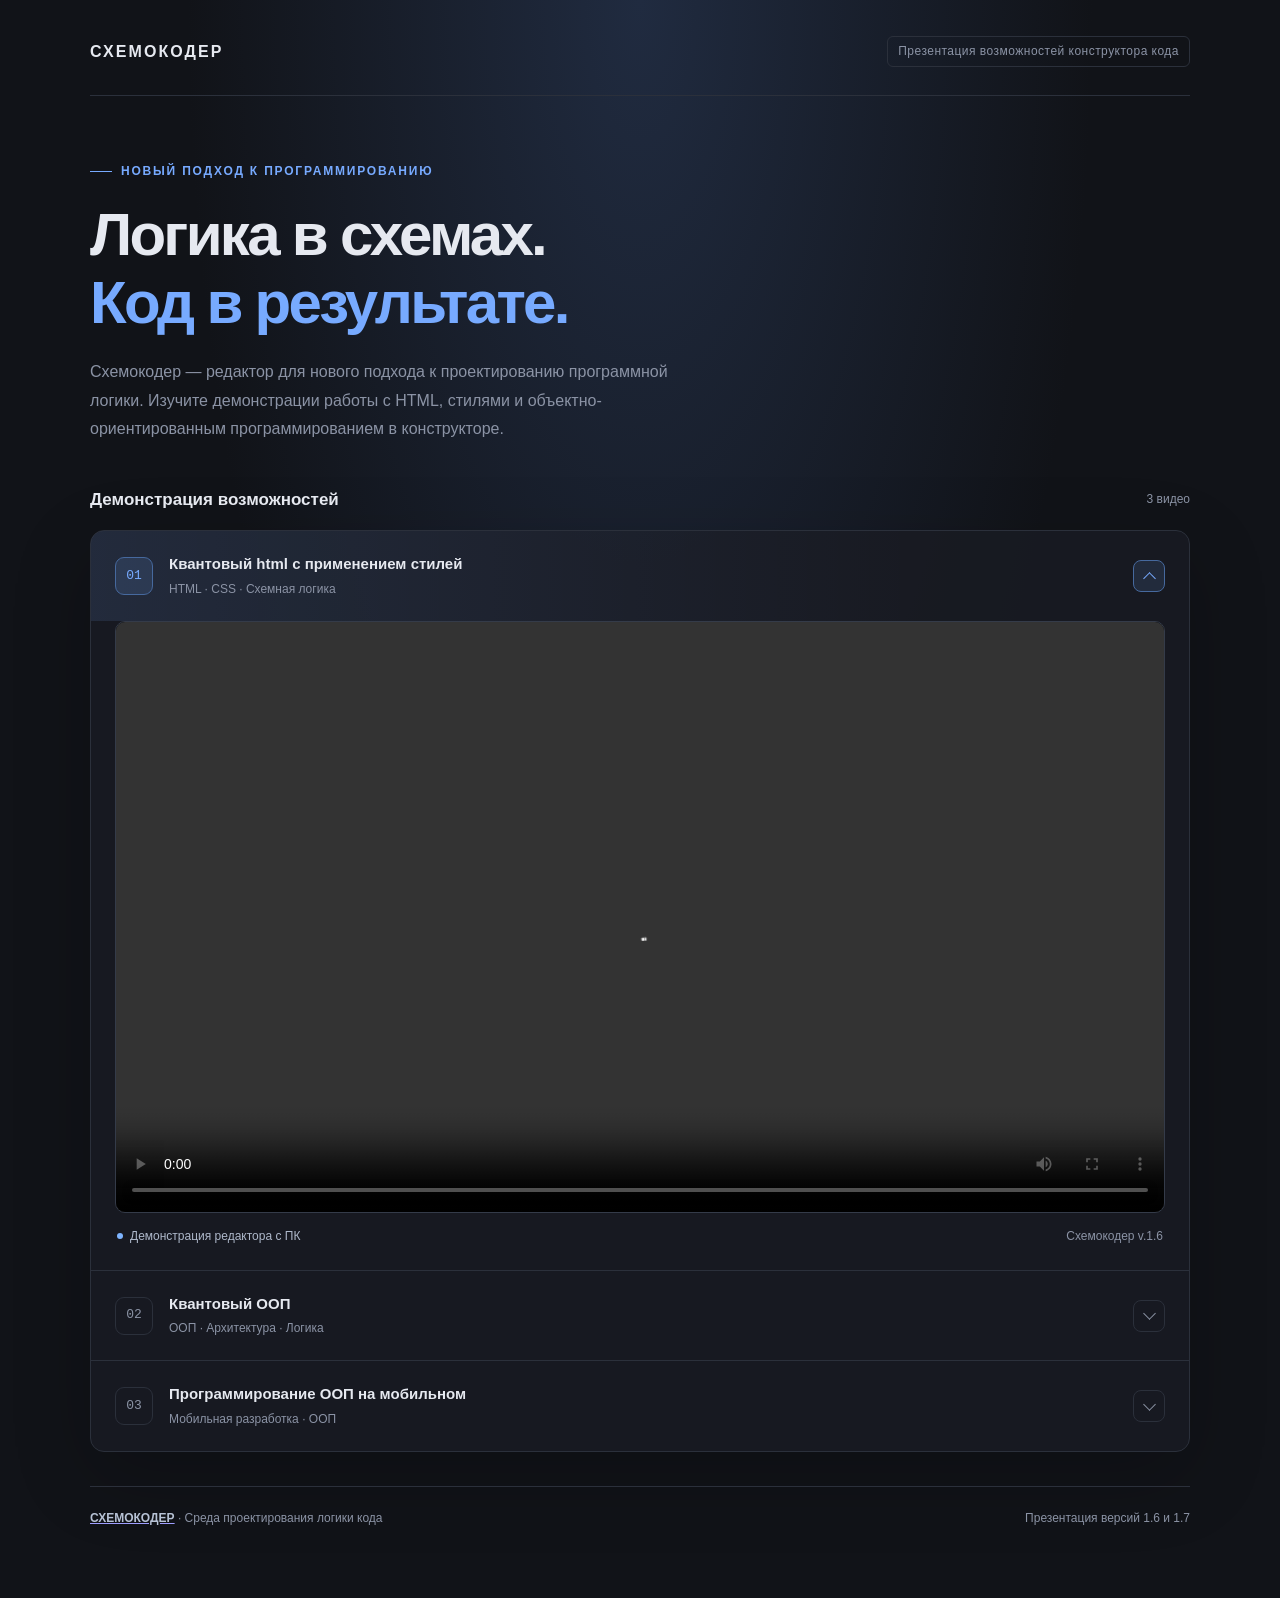
<file: circuit-coder/presentation.html>
<!DOCTYPE html>
<html lang="ru">
<head>
    <meta charset="UTF-8">
    <meta name="viewport" content="width=device-width, initial-scale=1.0">
    <meta name="theme-color" content="#111318">
    <title>Схемокодер — презентация возможностей</title>
        <link rel="icon" href="./modules/favicon.png?v=1.5" type="image/x-icon" />

    <style>
        :root {
            color-scheme: dark;
            --bg: #111318;
            --panel: #181b22;
            --panel-hover: #20242d;
            --border: #2b303b;
            --text: #e6e9f0;
            --muted: #8b93a5;
            --accent: #77aaff;
            --accent-soft: rgba(119, 170, 255, .12);
        }

        * {
            box-sizing: border-box;
        }

        body {
            margin: 0;
            min-height: 100vh;
            background:
                radial-gradient(ellipse at 50% 0%, #202b40 0, transparent 50%),
                var(--bg);
            color: var(--text);
            font-family: Inter, -apple-system, BlinkMacSystemFont,
                "Segoe UI", Arial, sans-serif;
            line-height: 1.6;
        }

        button,
        video {
            font: inherit;
        }

        .page {
            width: min(1100px, calc(100% - 40px));
            margin: 0 auto;
            padding: 36px 0 70px;
        }

        .topbar {
            display: flex;
            align-items: center;
            justify-content: space-between;
            gap: 20px;
            padding-bottom: 28px;
            border-bottom: 1px solid var(--border);
        }

        .brand {
            display: flex;
            align-items: center;
            gap: 13px;
            font-size: 16px;
            font-weight: 750;
            letter-spacing: .13em;
        }

        .brand-icon {
            display: grid;
            place-items: center;
            width: 38px;
            height: 38px;
            border: 1px solid #526b91;
            border-radius: 11px;
            background: linear-gradient(145deg, #293d59, #171d29);
            color: #a9ccff;
            font-size: 20px;
        }

        .version {
            padding: 5px 10px;
            border: 1px solid var(--border);
            border-radius: 6px;
            color: var(--muted);
            font-size: 12px;
            letter-spacing: .04em;
        }

        .hero {
            padding: 66px 0 42px;
            max-width: 760px;
        }

        .eyebrow {
            display: flex;
            align-items: center;
            gap: 9px;
            margin-bottom: 20px;
            color: var(--accent);
            font-size: 12px;
            font-weight: 700;
            letter-spacing: .15em;
            text-transform: uppercase;
        }

        .eyebrow::before {
            content: "";
            width: 22px;
            height: 1px;
            background: var(--accent);
        }

        h1 {
            margin: 0;
            font-size: clamp(34px, 5.5vw, 60px);
            font-weight: 650;
            line-height: 1.12;
            letter-spacing: -.045em;
        }

        h1 span {
            color: var(--accent);
        }

        .intro {
            max-width: 620px;
            margin: 22px 0 0;
            color: var(--muted);
            font-size: 16px;
            line-height: 1.8;
        }

        .section-heading {
            display: flex;
            align-items: center;
            justify-content: space-between;
            gap: 16px;
            margin-bottom: 17px;
        }

        .section-heading h2 {
            margin: 0;
            font-size: 17px;
            font-weight: 650;
        }

        .section-count {
            color: var(--muted);
            font-size: 12px;
        }

        .accordion {
            overflow: hidden;
            border: 1px solid var(--border);
            border-radius: 14px;
            background: rgba(24, 27, 34, .92);
            box-shadow: 0 24px 80px rgba(0, 0, 0, .2);
        }

        .video-item + .video-item {
            border-top: 1px solid var(--border);
        }

        .video-toggle {
            display: flex;
            align-items: center;
            width: 100%;
            gap: 16px;
            padding: 22px 24px;
            border: 0;
            background: transparent;
            color: var(--text);
            text-align: left;
            cursor: pointer;
            transition: background .2s ease;
        }

        .video-toggle:hover {
            background: var(--panel-hover);
        }

        .video-item.active > .video-toggle {
            background: linear-gradient(90deg, var(--accent-soft), transparent 75%);
        }

        .video-number {
            display: grid;
            flex: 0 0 38px;
            place-items: center;
            width: 38px;
            height: 38px;
            border: 1px solid var(--border);
            border-radius: 9px;
            color: var(--muted);
            font-family: Consolas, monospace;
            font-size: 13px;
        }

        .video-item.active .video-number {
            border-color: #46699e;
            background: var(--accent-soft);
            color: var(--accent);
        }

        .video-info {
            flex: 1;
            min-width: 0;
        }

        .video-title {
            display: block;
            font-size: 15px;
            font-weight: 600;
            line-height: 1.5;
        }

        .video-meta {
            display: block;
            margin-top: 4px;
            color: var(--muted);
            font-size: 12px;
        }

        .chevron {
    display: flex;
    flex: 0 0 32px;
    align-items: center;
    justify-content: center;
    width: 32px;
    height: 32px;
    border: 1px solid var(--border);
    border-radius: 8px;
    color: var(--muted);
    transition: background .2s ease, border-color .2s ease;
}

.chevron::before {
    content: "";
    width: 8px;
    height: 8px;
    border-right: 1.5px solid currentColor;
    border-bottom: 1.5px solid currentColor;
    transform: translateY(-2px) rotate(45deg);
    transition: transform .25s ease;
}

.video-item.active .chevron {
    color: var(--accent);
    border-color: #46699e;
    background: var(--accent-soft);
}

.video-item.active .chevron::before {
    transform: translateY(2px) rotate(225deg);
}

        .video-content {
            display: none;
            padding: 0 24px 24px;
        }

        .video-item.active .video-content {
            display: block;
            animation: reveal .25s ease;
        }

        @keyframes reveal {
            from {
                opacity: 0;
                transform: translateY(-5px);
            }
            to {
                opacity: 1;
                transform: translateY(0);
            }
        }

        .video-frame {
            overflow: hidden;
            border: 1px solid #343b49;
            border-radius: 10px;
            background: #090b0f;
        }

        .video-frame video {
            display: block;
            width: 100%;
            max-height: 650px;
            aspect-ratio: 16 / 9;
            object-fit: contain;
            background: #090b0f;
        }

        .video-caption {
            display: flex;
            align-items: center;
            justify-content: space-between;
            flex-wrap: wrap;
            gap: 10px;
            padding: 14px 2px 0;
            color: var(--muted);
            font-size: 12px;
        }

        .video-caption span:first-child {
            color: #aeb8ca;
        }

        .status-dot {
            display: inline-block;
            width: 6px;
            height: 6px;
            margin-right: 7px;
            border-radius: 50%;
            background: #7eb4ff;
            vertical-align: middle;
        }

        .footer {
            display: flex;
            align-items: center;
            justify-content: space-between;
            flex-wrap: wrap;
            gap: 15px;
            margin-top: 34px;
            padding-top: 22px;
            border-top: 1px solid var(--border);
            color: var(--muted);
            font-size: 12px;
        }

        .footer strong {
            color: #b7c2d5;
            font-weight: 600;
        }

        @media (max-width: 600px) {
            .page {
                width: calc(100% - 28px);
                padding-top: 20px;
            }

            .hero {
                padding: 48px 0 32px;
            }

            .intro {
                font-size: 14px;
            }

            .video-toggle {
                gap: 12px;
                padding: 17px 14px;
            }

            .video-number {
                flex-basis: 32px;
                width: 32px;
                height: 32px;
            }

            .video-title {
                font-size: 13px;
            }

            .video-meta {
                font-size: 11px;
            }

            .video-content {
                padding: 0 12px 16px;
            }

            .chevron {
                flex-basis: 28px;
                width: 28px;
                height: 28px;
            }

            .version {
                font-size: 10px;
            }
        }

        @media (prefers-reduced-motion: reduce) {
            *,
            *::before,
            *::after {
                animation-duration: .01ms !important;
                transition-duration: .01ms !important;
            }
        }
    </style>
</head>

<body>
    <main class="page">
        <header class="topbar">
            <div class="brand">
                <span>СХЕМОКОДЕР</span>
            </div>
            <span class="version">Презентация возможностей конструктора кода</span>
        </header>

        <section class="hero">
            <div class="eyebrow">Новый подход к программированию</div>
            <h1>Логика в схемах.<br><span>Код в результате.</span></h1>
            <p class="intro">
                Схемокодер — редактор для нового подхода к проектированию
                программной логики. Изучите демонстрации работы с HTML,
                стилями и объектно-ориентированным программированием в конструкторе.
            </p>
        </section>

        <section aria-labelledby="demos-title">
            <div class="section-heading">
                <h2 id="demos-title">Демонстрация возможностей</h2>
                <span class="section-count">3 видео</span>
            </div>

            <div class="accordion" id="videoAccordion">
                <article class="video-item active">
                    <button class="video-toggle"
                            type="button"
                            id="video-toggle-1"
                            aria-expanded="true"
                            aria-controls="video-panel-1">
                        <span class="video-number">01</span>
                        <span class="video-info">
                            <span class="video-title">
                                Квантовый html с применением стилей
                            </span>
                            <span class="video-meta">HTML · CSS · Схемная логика</span>
                        </span>
                        <span class="chevron" aria-hidden="true"></span>
                    </button>

                    <div class="video-content"
                         id="video-panel-1"
                         role="region"
                         aria-labelledby="video-toggle-1">
                        <div class="video-frame">
                            <video controls playsinline preload="metadata">
                                <source src="./modules/video/1.mp4" type="video/mp4">
                                Ваш браузер не поддерживает воспроизведение видео.
                            </video>
                        </div>
                        <div class="video-caption">
                            <span><span class="status-dot"></span>Демонстрация редактора с ПК</span>
                            <span>Схемокодер v.1.6</span>
                        </div>
                    </div>
                </article>

                <article class="video-item">
                    <button class="video-toggle"
                            type="button"
                            id="video-toggle-2"
                            aria-expanded="false"
                            aria-controls="video-panel-2">
                        <span class="video-number">02</span>
                        <span class="video-info">
                            <span class="video-title">Квантовый ООП</span>
                            <span class="video-meta">ООП · Архитектура · Логика</span>
                        </span>
                        <span class="chevron" aria-hidden="true"></span>
                    </button>

                    <div class="video-content"
                         id="video-panel-2"
                         role="region"
                         aria-labelledby="video-toggle-2"
                         hidden>
                        <div class="video-frame">
                            <video controls playsinline preload="none">
                                <source src="./modules/video/2.mp4" type="video/mp4">
                                Ваш браузер не поддерживает воспроизведение видео.
                            </video>
                        </div>
                        <div class="video-caption">
                            <span><span class="status-dot"></span>Демонстрация редактора с ПК</span>
                            <span>Схемокодер v.1.7</span>
                        </div>
                    </div>
                </article>

                <article class="video-item">
                    <button class="video-toggle"
                            type="button"
                            id="video-toggle-3"
                            aria-expanded="false"
                            aria-controls="video-panel-3">
                        <span class="video-number">03</span>
                        <span class="video-info">
                            <span class="video-title">Программирование ООП на мобильном</span>
                            <span class="video-meta">Мобильная разработка · ООП</span>
                        </span>
                        <span class="chevron" aria-hidden="true"></span>
                    </button>

                    <div class="video-content"
                         id="video-panel-3"
                         role="region"
                         aria-labelledby="video-toggle-3"
                         hidden>
                        <div class="video-frame">
                            <video controls playsinline preload="none">
                                <source src="./modules/video/3.mp4" type="video/mp4">
                                Ваш браузер не поддерживает воспроизведение видео.
                            </video>
                        </div>
                        <div class="video-caption">
                            <span><span class="status-dot"></span>Демонстрация редактора с мобильного</span>
                            <span>Схемокодер v.1.7</span>
                        </div>
                    </div>
                </article>
            </div>
        </section>

        <footer class="footer">
            <span><a href="./index.html"><strong>СХЕМОКОДЕР</strong></a> · Среда проектирования логики кода</span>
            <span>Презентация версий 1.6 и 1.7</span>
        </footer>
    </main>

    <script>
        (function () {
            var accordion = document.getElementById('videoAccordion');
            var items = accordion.querySelectorAll('.video-item');

            accordion.addEventListener('click', function (event) {
                var button = event.target.closest('.video-toggle');

                if (!button || !accordion.contains(button)) {
                    return;
                }

                var currentItem = button.closest('.video-item');
                var shouldOpen = !currentItem.classList.contains('active');

                items.forEach(function (item) {
                    var toggle = item.querySelector('.video-toggle');
                    var panel = item.querySelector('.video-content');
                    var video = item.querySelector('video');
                    var isCurrent = item === currentItem && shouldOpen;

                    item.classList.toggle('active', isCurrent);
                    toggle.setAttribute('aria-expanded', isCurrent ? 'true' : 'false');
                    panel.hidden = !isCurrent;

                    if (!isCurrent && video) {
                        video.pause();
                    }
                });
            });
        })();
    </script>


<!-- Yandex.Metrika counter -->
<script>
(function () {
    var initialized = false;

    function loadMetrika() {
        if (initialized) return;
        initialized = true;

        (function (m, e, t, r, i, k, a) {
            m[i] = m[i] || function () {
                (m[i].a = m[i].a || []).push(arguments);
            };

            m[i].l = 1 * new Date();

            for (var j = 0; j < document.scripts.length; j++) {
                if (document.scripts[j].src === r) return;
            }

            k = e.createElement(t);
            a = e.getElementsByTagName(t)[0];
            k.async = 1;
            k.src = r;
            a.parentNode.insertBefore(k, a);
        })(window, document, 'script',
            'https://mc.yandex.ru/metrika/tag.js?id=106046314', 'ym');

        ym(106046314, 'init', {
            ssr: true,
            webvisor: true,
            clickmap: true,
            ecommerce: 'dataLayer',
            accurateTrackBounce: true,
            trackLinks: true
        });
    }

    // Запуск через 3 секунды после загрузки DOM
    if (document.readyState === 'complete') {
        setTimeout(loadMetrika, 3000);
    } else {
        window.addEventListener('load', function () {
            setTimeout(loadMetrika, 3000);
        });
    }

    // Если пользователь начал взаимодействовать — запускаем раньше
    ['scroll', 'mousemove', 'touchstart', 'click'].forEach(function (event) {
        window.addEventListener(event, loadMetrika, {
            once: true,
            passive: true
        });
    });
})();
</script>

<noscript>
    <div>
        <img src="https://mc.yandex.ru/watch/106046314"
             style="position:absolute;left:-9999px;"
             alt="">
    </div>
</noscript>
<!-- /Yandex.Metrika counter -->


</body>
</html>
</file>
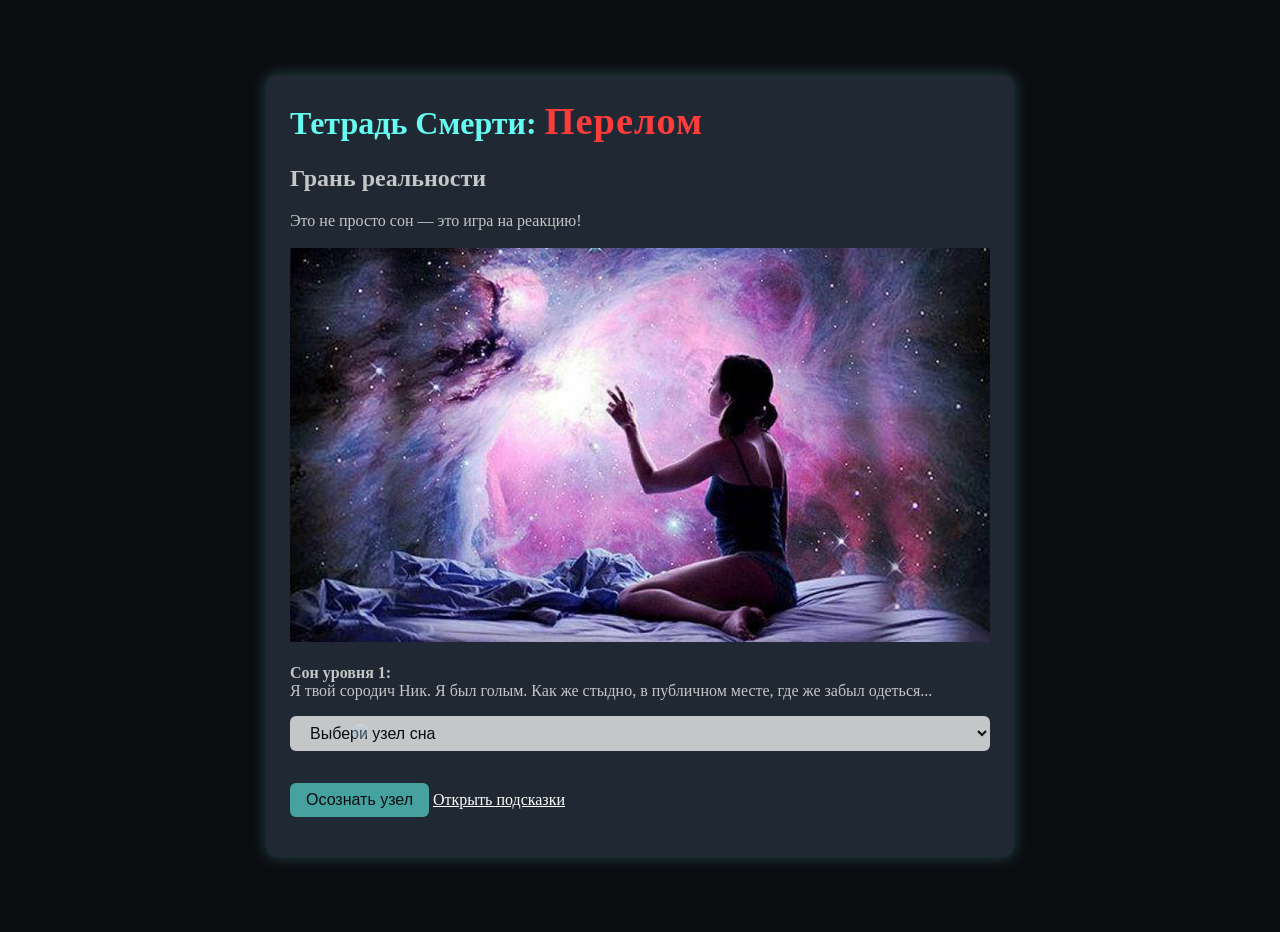
<file: fracture/dreams.html>
<!DOCTYPE html>
<html lang="ru">
<head>
  <meta charset="UTF-8">
  <meta name="viewport" content="width=device-width, initial-scale=1.0">
  <title>Грань реальности</title>
  <link rel="icon" type="image/x-icon" href="./modules/images/note2.png" />
  <style>
    body {
      background: #0b0c10;
      color: #c5c6c7;
      
      margin: 0;
      display: flex;
      justify-content: center;
      align-items: center;
      min-height: 100vh;
      padding: 1rem;
    }
    .container {
      max-width: 700px;
      background: #1f2833;
      padding: 1.5rem;
      border-radius: 10px;
      box-shadow: 0 0 15px rgba(102,252,241,0.25);
    }
    h1 {
      color: #66fcf1;
      margin-top: 0;
    }
    select, button {
      font-size: 1rem;
      padding: 0.5rem 1rem;
      margin-top: 1rem;
      border: none;
      border-radius: 6px;
      cursor: pointer;
    }
    select {
      width: 100%;
      background: #c5c6c7;
      color: #0b0c10;
    }
    button {
      background: #45a29e;
      color: #0b0c10;
    }
    button:hover {
      background: #57cfcf;
    }
    .result {
      margin-top: 1rem;
      font-weight: bold;
      color: #a0e7e5;
    }
    .awakening {
      margin-top: 1rem;
      font-style: italic;
      color: #89e8e8;
    }
    .fracture-link {
      color: #ff3c3c;
      font-weight: bold;
      text-decoration: none;
    }
    #web-overlay {
      position: absolute;
      top: 0; left: 0;
      width: 100%; height: 100%;
      pointer-events: none;
      z-index: 0;
    }
	
.awakening {
  color: #89e8e8dd;
  font-style: italic;
  text-shadow:
    0 0 8px #89e8e8aa;
}

/* Анимация плавного пульсирования контейнера */
@keyframes gentlePulse {
  0%, 100% {
    box-shadow: 0 0 40px 5px rgba(102, 252, 241, 0.3);
  }
  50% {
    box-shadow: 0 0 60px 10px rgba(102, 252, 241, 0.5);
  }
}

.button_a {
  font-size: 3rem;
  background: rgba(69, 162, 158, 0.8);
  border: none;
  border-radius: 8px;
  color: #0b0c10dd;
  cursor: pointer;
  box-shadow:
    0 0 8px rgba(69, 162, 158, 0.6);
  transition: background 0.3s ease, box-shadow 0.3s ease;
}
#web-overlay {
  position: fixed;
  top: 0;
  left: 0;
  width: 100%;
  height: 100%;
  pointer-events: none;
  z-index: 1;
}
		.fracture-link {
  display: inline-block;
  color: #ff3c3c;
  font-weight: bold;
  text-decoration: none;
  
  font-size: 1.2em;
  letter-spacing: 1px;
  position: relative;
  animation: glitch 1s infinite;
}

@keyframes glitch {
  0% {
    text-shadow: 2px 0 red, -2px 0 blue;
    transform: translate(0);
  }
  20% {
    text-shadow: -2px 0 red, 2px 0 blue;
    transform: translate(-1px, 1px);
  }
  40% {
    text-shadow: 2px 2px red, -2px -2px blue;
    transform: translate(1px, -1px);
  }
  60% {
    text-shadow: -2px -2px red, 2px 2px blue;
    transform: translate(0.5px, 0.5px);
  }
  80% {
    text-shadow: 0 0 red, 0 0 blue;
    transform: translate(-0.5px, -0.5px);
  }
  100% {
    text-shadow: 2px 0 red, -2px 0 blue;
    transform: translate(0);
  }
}
  </style>
</head>
<body>
<div id="web-overlay"></div>
  <div class="container">
    <h1>Тетрадь Смерти: <a class="fracture-link" href="./index.html">Перелом</a></h1>
    <h2>Грань реальности</h2>
	Это не просто сон — это игра на реакцию!<br><br>
	<img src="./modules/images/gran.png" style="width:100%">
	<br><br>
    <div id="dream"></div>
    <select id="choice">
      <option disabled selected>Выбери узел сна</option>
      <option>1-й узел. Запретная память</option>
      <option>2-й узел. Пороговые лица</option>
      <option>3-й узел. Обратная сторона</option>
      <option>4-й узел. Шепот предков</option>
      <option>5-й узел. Вхождение в роль</option>
      <option>6-й узел. Белая пустота</option>
      <option>7-й узел. Зеркало тела</option>
      <option>8-й узел. Механизм времени</option>
      <option>9-й узел. Допрос чувствами</option>
      <option>10-й узел. Мир без законов</option>
    </select>
	<div class="awakening" id="awakening" style="margin-top: 1rem; font-style: italic;"></div>
    <button onclick="checkAnswer()">Осознать узел</button> <a target="_blank" href="./dreamscape.html" style="color:white">Открыть подсказки</a>
    <div class="result" id="result"></div>
  </div>

  <script>

  const dreamsByNode = {
    "1-й узел. Запретная память": {
      dreams: [
        "Я {teams1_pol} {teams1_level} Женя. Я нашёл ящик в подвале. Он был знаком. Внутри — дневник. Моим почерком. Там было про него. Про то, кого мы потеряли. Я не помнил, как писал это.",
        "Я {teams2_pol} {teams2_level} Саша. Комната в старом доме. Заколоченная дверь. Я открыла - там все занесено паутиной."
      ],
      awakening: "Перебори себя, ознакомься"
    },
    "2-й узел. Пороговые лица": {
      dreams: [
        "Я {teams2_pol} {teams2_level} Катя. Я пришла в дом. Там были люди, улыбающиеся, дружелюбные. Они говорили: 'Ты вернулась, наконец'. Я кивала, но в груди было пусто. Я их не знала. А они — знали всё обо мне.",
        "Я {teams1_pol} {teams1_level} Влад. В комнате за столом сидели мои 'родители'. Только это были не они. Лица похожие, но чужие. Они ласково говорили, что я должен забыть. Что теперь всё будет по-другому."
      ],
      awakening: "Выгони их"
    },
    "3-й узел. Обратная сторона": {
      dreams: [
        "Я {teams1_pol} {teams1_level} Рома. Я открыл дверь — и увидел того, кто сидел за столом, ел, улыбался. Только он был… неправильным. Лицо как моё, но кожа серая, глаза пустые. Он обернулся. И сказал: 'Теперь моя очередь'.",
        "Я {teams2_pol} {teams2_level} Настя. Я увидела странное существо возле своего дома. Оно двигалось иначе. Я наклоняюсь — оно смеётся. Я зажмурилась — и оно шагнуло вперёд."
      ],
      awakening: "Да, это ты"
    },
    "4-й узел. Шепот предков": {
      dreams: [
        "Я {teams1_pol} {teams1_level} Тарас. Я стою на кургане. Ветер поёт старые песни. Из земли поднимаются силуэты. Один говорит: 'Мы — твои. Ты наш голос'. Я не знаю их. Но знаю, что всё, чем я стал — от них.",
        "Я {teams2_pol} {teams2_level} Алиса. В деревне я нашла старый амулет. От него исходили слова, которые я понимала. Я знала, что они говорили не мне — а сквозь меня."
      ],
      awakening: "Это устарело, не надо засматриваться"
    },
    "5-й узел. Вхождение в роль": {
      dreams: [
        "Я {teams1_pol} {teams1_level} Миша. На мне была мантия. Люди склонялись. Я поднял руку — молчание. Я какой то важный.",
        "Я {teams2_pol} {teams2_level} Лара. В битве я повела армию. Я знала тактики, приёмы, названия мест. Наконец то ощущение, что я - настоящая."
      ],
      awakening: "Ты фальшивишь"
    },
    "6-й узел. Белая пустота": {
      dreams: [
        "Я {teams1_pol} {teams1_level} Ник. Я был голым. Как же стыдно, в публичном месте, где же забыл одеться...",
        "Я {teams2_pol} {teams2_level} Вика. Я стояла в комнате без стен. Она была вся из света. Не яркого. Мягкого. Я шагнула — и поняла, что перестала быть. Не умерла. Просто исчезла как форма. Осталась как тень."
      ],
      awakening: "Не пугайся, реши проблему на месте"
    },
	"7-й узел. Зеркало тела": {
      dreams: [
        "Я {teams1_pol} {teams1_level} Эрик. Я очнулся в своей квартире, но не мог контролировать ни руку, ни взгляд. Я будто наблюдал, как кто-то в моём теле пьёт кофе, включает свет, отвечает на звонок. Я хотел закричать — но рот не слушался. Тело жило своей жизнью.",
        "Я {teams2_pol} {teams2_level} Дина. Моя сестра смотрела на меня с удивлением: 'Ты ведёшь себя странно'. Я хотела ответить, но ни одна мышца не двигалась. Я просто сидела, кивала, делала то, чего не понимала. Я была пассажиром в своём же теле.",
        "Я {teams1_pol} {teams1_level} Павел, стоял перед зеркалом в костюме, которого у меня никогда не было. Я улыбался. Внутри я орал: это не я. Но тело только поправляло галстук и шло дальше."
      ],
      awakening: "Посмотри на что то одно"
    },
    "8-й узел. Механизм времени": {
      dreams: [
        "Я {teams2_pol} {teams2_level} Даша. Я открыла глаза — и снова была в том же коридоре. Серый свет, капающий кран, будильник. Я точно помнила, что уже жила этот день. Пять раз. Может, больше. Всё начиналось одинаково. И всё заканчивалось ничем.",
        "Я {teams1_pol} {teams1_level} Тимур. Я захожу в квартиру, ставлю пакет на стол, слышу звонок — и всё начинается заново. Я даже начал записывать события в блокнот. Но страница всегда пустая утром. Я застрял."
      ],
      awakening: "Сделай то, что от тебя не ожидают"
    },
    "9-й узел. Допрос чувствами": {
      dreams: [
        "Я {teams1_pol} {teams1_level} Андрей. Я стою в зале ожидания. Пусто. Вдруг из дальнего коридора несётся тварь — чернильная, без лица. Я хочу убежать, но ноги цепенеют. Сердце в горле. Я знаю, она не хочет убить — она хочет заставить вспомнить.",
        "Я {teams2_pol} {teams2_level} Ира. Я на сцене, свет бьёт в глаза. Из темноты задают вопросы. Один за другим. Я не знаю ответов, но каждое молчание — как удар. Я чувствую: если совру, меня не станет."
      ],
      awakening: "Это не нужно"
    },
    "10-й узел. Мир без законов": {
      dreams: [
        "Я {teams1_pol} {teams1_level} Лёша. Я шёл по потолку. Мама мыла пол — внизу. Она даже не удивилась. Время шло назад. Я щёлкнул пальцами — и мы поменялись местами. Мне стало спокойно. Всё это — нормально. Так надо.",
        "Я {teams1_pol} {teams1_level} Арсен. Я поднял камень — и он стал окном. За ним — я, спящий. Я протянул руку, и из воздуха вырезалась лестница. Я спустился в воспоминание, которое не моё."
      ],
      awakening: "Найди адекватные детали"
    }
  };

  let dreamLevel = 1;
  let currentDream = null;

  function loadDream() {
  
  var dreamNodes = [];

  for (let key in dreamsByNode) {
    dreamsByNode[key].dreams.forEach(description => {
	var teams1_level = '';
	var teams2_level = '';
	var teams1_pol = 'твой';
	var teams2_pol = 'твоя';
	
	if(dreamLevel>=4){
	var teams1_level = 'близкий';
	var teams2_level = 'близкая';
	}
	else if(dreamLevel>=3){
	var teams1_level = 'сотрудник';
	var teams2_level = 'сотрудница';
	}
	else if(dreamLevel>=2){
	var teams1_level = 'друг';
	var teams2_level = 'подруга';
	}
	else{
	var teams1_pol = 'твой';
	var teams2_pol = 'твой';
	var teams1_level = 'сородич';
	var teams2_level = 'сородич';
	}
	
	description = description.replace("{teams1_pol}", teams1_pol);
	description = description.replace("{teams2_pol}", teams2_pol);
	description = description.replace("{teams1_level}", teams1_level);
	description = description.replace("{teams2_level}", teams2_level);
	
      dreamNodes.push({ description, correct: key });
    });
  }
  
    document.getElementById('result').textContent = '';
    const index = Math.floor(Math.random() * dreamNodes.length);
    currentDream = dreamNodes[index];
    document.getElementById('dream').innerHTML = `<strong>Сон уровня ${dreamLevel}:</strong><br>${currentDream.description}`;
    document.getElementById('choice').selectedIndex = 0;
	document.getElementById('awakening').innerHTML = '';
	
	updateWebOverlay();
	
  }

  function checkAnswer() {
    const choice = document.getElementById('choice').value;
    if (!choice) return;

    const resultDiv = document.getElementById('result');
    const correctNode = currentDream.correct;
    const awakening = dreamsByNode[correctNode].awakening;

    if (choice === correctNode) {
      dreamLevel++;

      resultDiv.innerHTML = `<p>Узел распознан. Погружаемся глубже...</p>`;
      setTimeout(loadDream, 3000);
    } else {
      resultDiv.innerHTML = `<p>Неверно. Это был узел: <b style="color:red;">${correctNode}</b>. Ты проснулся! Начни сначала.</p>`;
      dreamLevel = 1;
      setTimeout(loadDream, 4000);
    }
  }

  window.onload = () => {
  loadDream();
};
  
  document.getElementById('choice').addEventListener('change', function () {
  const selected = this.value;
  const awakeningDiv = document.getElementById('awakening');

  if (dreamsByNode[selected]) {
    awakeningDiv.innerHTML = `<strong>${dreamsByNode[selected].awakening}</strong>`;
  } else {
    document.getElementById('awakening').innerHTML = '';
  }
});
  
//паутины

function updateWebOverlay() {
  const container = document.querySelector('.container');
  let svg = document.getElementById('web-overlay');

  if (svg) {
    svg.remove();
  }

  svg = document.createElementNS("http://www.w3.org/2000/svg", "svg");
  svg.setAttribute("id", "web-overlay");
  svg.setAttribute("class", "web-overlay");
  svg.setAttribute("width", "100%");
  svg.setAttribute("height", "100%");
  svg.setAttribute("style", "position:absolute; top:0; left:0; z-index:0; pointer-events:none;");
  container.style.position = "relative";
  container.appendChild(svg);

  const svgNS = "http://www.w3.org/2000/svg";
  const rect = container.getBoundingClientRect();
  const pointCount = dreamLevel;
  const points = [];

  for (let i = 0; i < pointCount; i++) {
    points.push({
      x: Math.random() * rect.width,
      y: Math.random() * rect.height
    });
  }

  const mirrorRadius = 8; // половина размера картинки (16px)

for (let i = 0; i < pointCount; i++) {
  for (let j = i + 1; j < pointCount; j++) {
    const dx = points[j].x - points[i].x;
    const dy = points[j].y - points[i].y;
    const dist = Math.sqrt(dx * dx + dy * dy);

    // нормализованный вектор
    const ux = dx / dist;
    const uy = dy / dist;

    // смещаем начало и конец линии на радиус зеркала
    const x1 = points[i].x + ux * mirrorRadius;
    const y1 = points[i].y + uy * mirrorRadius;
    const x2 = points[j].x - ux * mirrorRadius;
    const y2 = points[j].y - uy * mirrorRadius;

    const line = document.createElementNS(svgNS, "line");
    line.setAttribute("x1", x1);
    line.setAttribute("y1", y1);
    line.setAttribute("x2", x2);
    line.setAttribute("y2", y2);
    line.setAttribute("stroke", "rgba(255, 255, 255, 0.1)"); // голубые линии
    line.setAttribute("stroke-width", "1");
    line.setAttribute("filter", "url(#glow)"); // эффект свечения
    svg.appendChild(line);
  }
}

  // Добавим изображения зеркал на узлах
for (const point of points) {
  const mirror = document.createElementNS(svgNS, "image");
  mirror.setAttributeNS(null, 'href', './modules/images/Dapino-Summer-Holiday-Compass.256.png'); // путь к изображению зеркала
  mirror.setAttribute('x', point.x - 8); // Центрируем
  mirror.setAttribute('y', point.y - 8);
  mirror.setAttribute('width', '16');    // Размер зеркала
  mirror.setAttribute('height', '16');
  mirror.setAttribute('opacity', '0.4'); // Можно настроить прозрачность
  svg.appendChild(mirror);
}
}

  
</script>



<!-- Yandex.Metrika counter -->
<script>
(function () {
    var initialized = false;

    function loadMetrika() {
        if (initialized) return;
        initialized = true;

        (function (m, e, t, r, i, k, a) {
            m[i] = m[i] || function () {
                (m[i].a = m[i].a || []).push(arguments);
            };

            m[i].l = 1 * new Date();

            for (var j = 0; j < document.scripts.length; j++) {
                if (document.scripts[j].src === r) return;
            }

            k = e.createElement(t);
            a = e.getElementsByTagName(t)[0];
            k.async = 1;
            k.src = r;
            a.parentNode.insertBefore(k, a);
        })(window, document, 'script',
            'https://mc.yandex.ru/metrika/tag.js?id=106046314', 'ym');

        ym(106046314, 'init', {
            ssr: true,
            webvisor: true,
            clickmap: true,
            ecommerce: 'dataLayer',
            accurateTrackBounce: true,
            trackLinks: true
        });
    }

    // Запуск через 3 секунды после загрузки DOM
    if (document.readyState === 'complete') {
        setTimeout(loadMetrika, 3000);
    } else {
        window.addEventListener('load', function () {
            setTimeout(loadMetrika, 3000);
        });
    }

    // Если пользователь начал взаимодействовать — запускаем раньше
    ['scroll', 'mousemove', 'touchstart', 'click'].forEach(function (event) {
        window.addEventListener(event, loadMetrika, {
            once: true,
            passive: true
        });
    });
})();
</script>

<noscript>
    <div>
        <img src="https://mc.yandex.ru/watch/106046314"
             style="position:absolute;left:-9999px;"
             alt="">
    </div>
</noscript>
<!-- /Yandex.Metrika counter -->

</body>
</html>
</file>
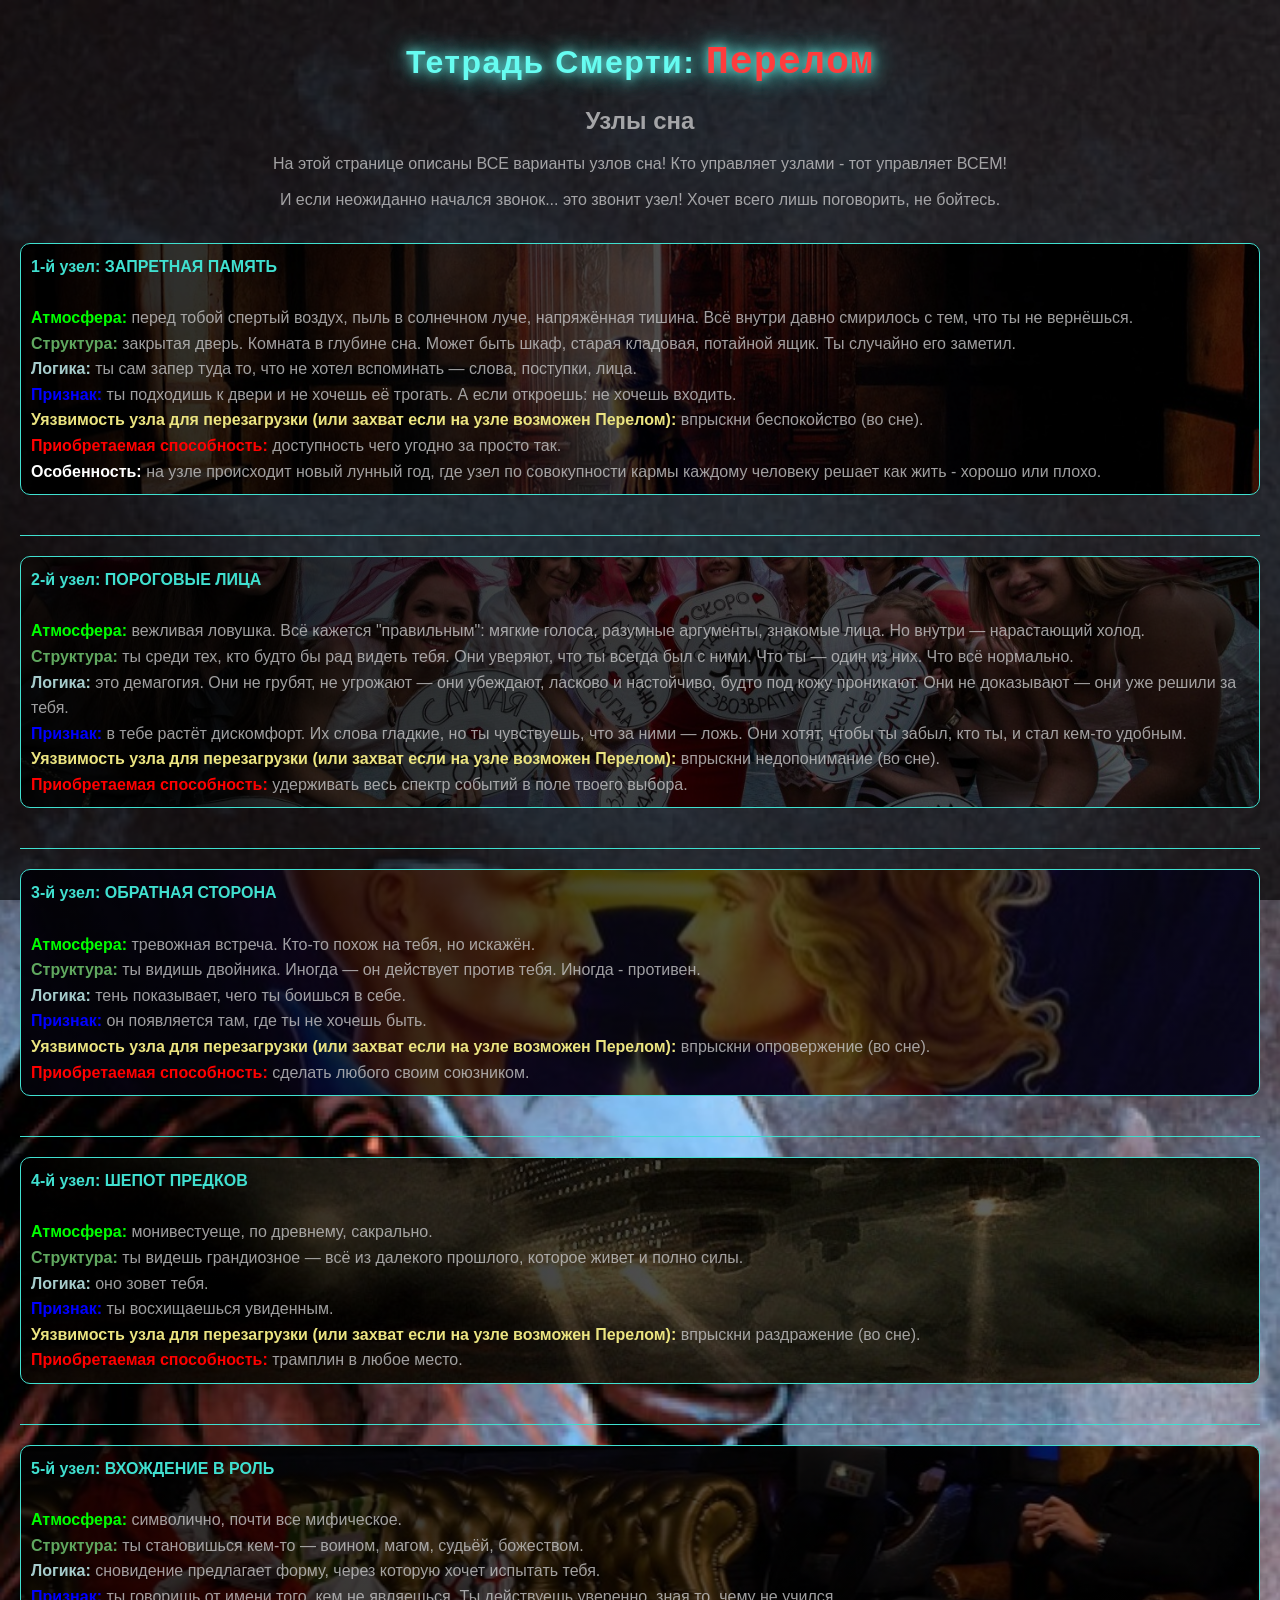
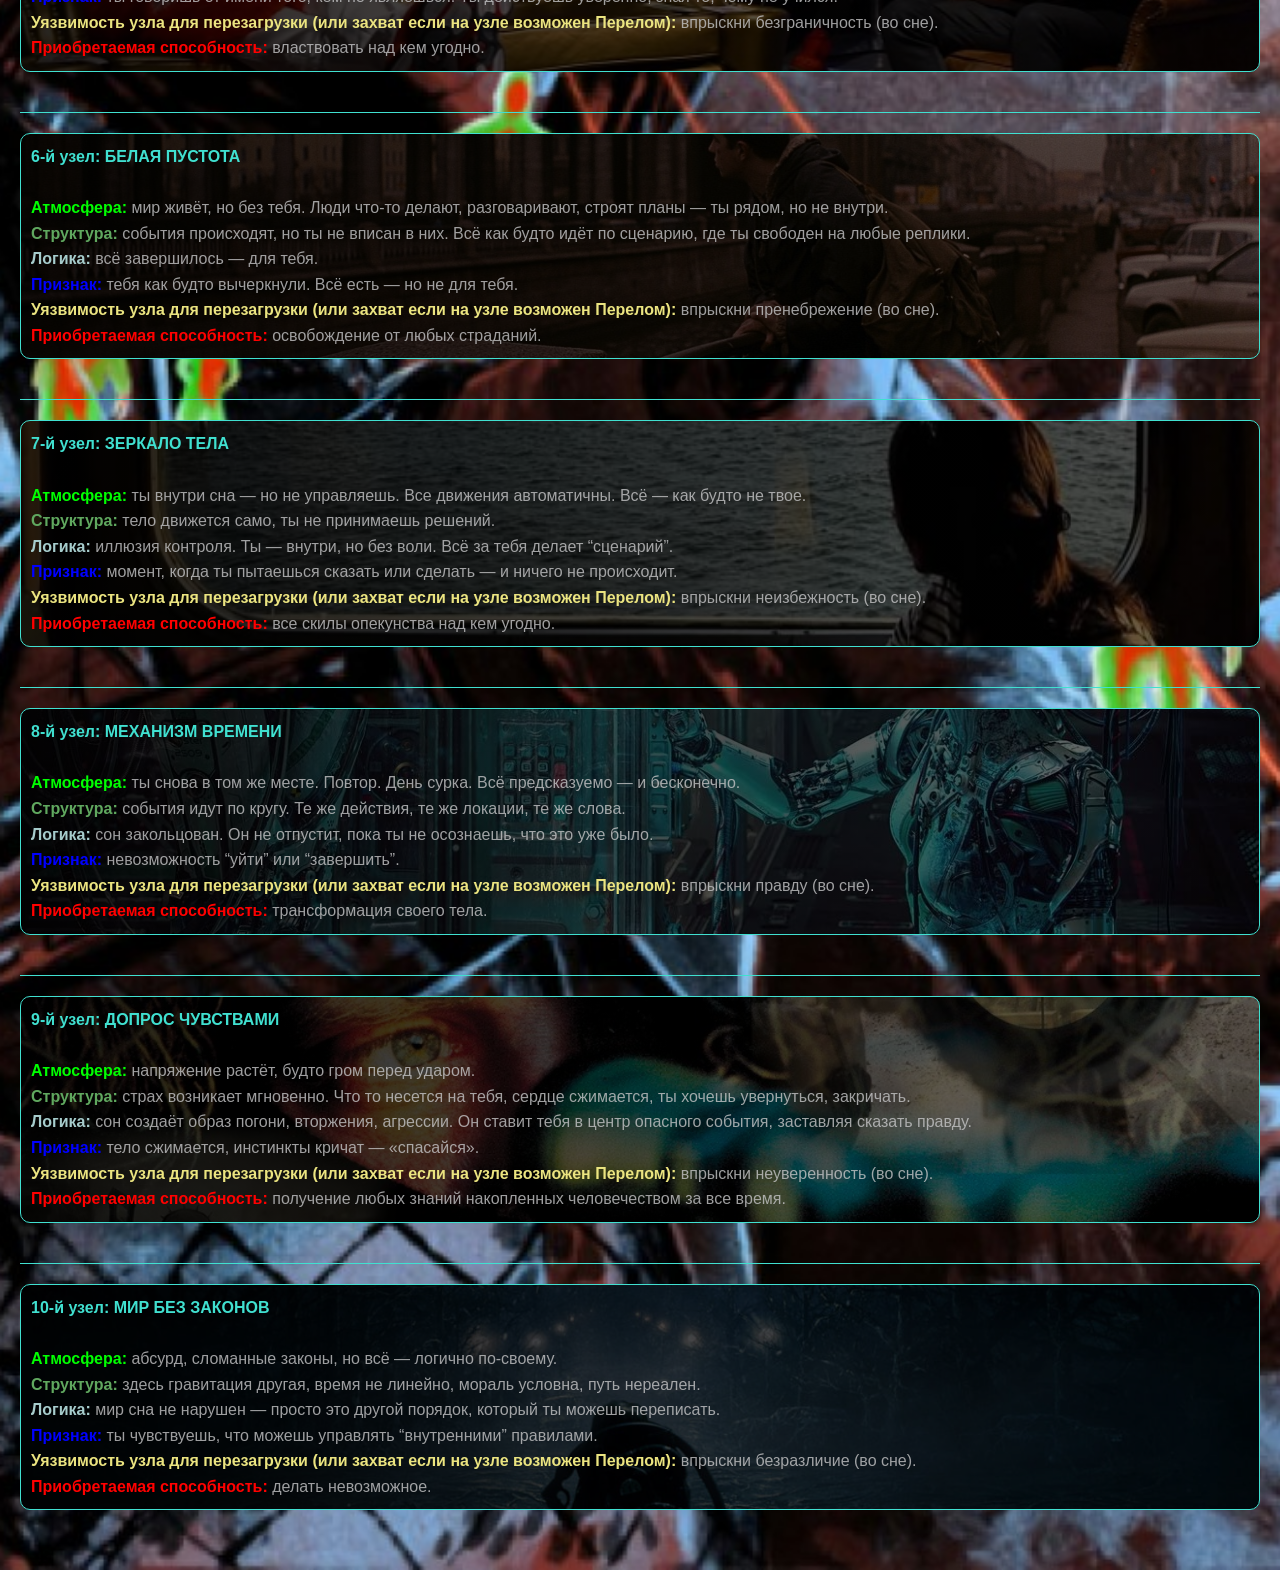
<file: fracture/dreamscape.html>
<!DOCTYPE html>
<html lang="en">
<head>
    <meta charset="UTF-8">
    <meta name="viewport" content="width=device-width, initial-scale=1.0">
    <title>Узлы сна</title>
    <link rel="icon" type="image/x-icon" href="./modules/images/note2.png" />
    <style>
        body {
    position: relative;
    color: #c5c6c7cc;
    font-family: 'Arial', sans-serif;
    margin: 0;
    padding: 20px;
    overflow-x: hidden;

    background-image: url('./modules/images/e2cb93aafaffa99486ab9040155c9f39-1100x0.jpg');
    background-size: cover;
    background-position: center;
    background-repeat: no-repeat;
}

/* затемняющий слой */
body::before {
    content: "";
    position: fixed;
    inset: 0;
    background: rgba(0, 0, 0, 0.65); /* регулируй затемнение */
    z-index: 0;
}

/* весь контент поверх overlay */
body > * {
    position: relative;
    z-index: 1;
}

        .dream-item {
            display: flex;
            flex-direction: row;
            margin-bottom: 40px;
            align-items: flex-start;
            border: 1px solid #40E0D0;
            border-radius: 10px;
            padding: 10px;
            background: rgba(64, 224, 208, 0.1);
            flex-wrap: wrap;
        }

        .dream-image {
            flex: 1 1 10px;
            max-width: 400px;
            padding-right: 20px;
        }

        .dream-image img {
            width: 100%;
            height: auto;
            border-radius: 5px;
        }
        .dream-image canvas {
            width: 100%;
            height: auto;
            border-radius: 5px;
            border: 1px solid #40E0D0;
            height: 225px;
        }

        .dream-text {
            flex: 2 1 10px;
            line-height: 1.6;
        }

        hr {
            border: 0;
            height: 1px;
            background: #40E0D0;
            margin: 20px 0;
        }

        .fracture-link {
            display: inline-block;
            color: #ff3c3c;
            font-weight: bold;
            text-decoration: none;
            font-family: 'Courier New', monospace;
            font-size: 1.2em;
            letter-spacing: 1px;
            position: relative;
            animation: glitch 1s infinite;
        }

        h1 {
            color: #66fcf1;
            text-shadow:
                0 0 10px #66fcf1cc,
                0 0 20px #66fcf1bb,
                0 0 30px #66fcf1aa;
            font-weight: 700;
            letter-spacing: 1.5px;
        }

        @keyframes glitch {
            0% {
                text-shadow: 2px 0 red, -2px 0 blue;
                transform: translate(0);
            }
            20% {
                text-shadow: -2px 0 red, 2px 0 blue;
                transform: translate(-1px, 1px);
            }
            40% {
                text-shadow: 2px 2px red, -2px -2px blue;
                transform: translate(1px, -1px);
            }
            60% {
                text-shadow: -2px -2px red, 2px 2px blue;
                transform: translate(0.5px, 0.5px);
            }
            80% {
                text-shadow: 0 0 red, 0 0 blue;
                transform: translate(-0.5px, -0.5px);
            }
            100% {
                text-shadow: 2px 0 red, -2px 0 blue;
                transform: translate(0);
            }
        }

        @media (max-width: 768px) {
            .dream-item {
                flex-direction: column;
            }

            .dream-image {
                padding-right: 0;
                margin-bottom: 10px;
            max-width: 100%;
            width: 100%;
            }

            h1 {
                font-size: 1.5em;
            }
        .dream-image canvas {
            height: auto;
        }

            .fracture-link {
                font-size: 1em;
            }

            body {
                padding: 10px;
            }
			.megabr{
			display:none;
			}
        }
		
		canvas {
  width: 100%;
  height: 300px;
  display: block;
  background: radial-gradient(circle at center, 
              rgba(255, 80, 0, 1) 0%, 
              rgba(255, 140, 50, 0.8) 50%, 
              rgba(100, 0, 0, 0) 100%);
  animation: flickerInfrared 3s infinite ease-in-out;
}

/* Анимация плавного мерцания (яркости) */
@keyframes flickerInfrared {
  0%, 100% {
    filter: brightness(1);
  }
  50% {
    filter: brightness(1.3);
  }
}
		
    </style>
</head>
<body>

    <center>
        <h1>Тетрадь Смерти: <a class="fracture-link" href="./index.html">Перелом</a></h1>
        <h2>Узлы сна</h2>
        На этой странице описаны ВСЕ варианты узлов сна! Кто управляет узлами - тот управляет ВСЕМ!<br><br>
        И если неожиданно начался звонок... это звонит узел! Хочет всего лишь поговорить, не бойтесь.
    </center><br>
<style>.dream-image2 img {
  border-radius: 5px;
  border: 3px solid yellow; /* Жёлтая рамка */
  box-shadow: 0 0 10px yellow; /* Необязательное свечение */
}
</style>
    <ul class="dream-image2" style="list-style-type: none; padding: 0;">
        <li class="dream-item" style="background: linear-gradient(90deg, rgba(0, 0, 0, 0.85), rgba(0, 0, 0, 0.55)), url(&quot;./modules/images/uzly_snov/1.jpg&quot;) left center / cover no-repeat;">
            
            <div class="dream-text">
                <b style="color:#40E0D0;">1-й узел: ЗАПРЕТНАЯ ПАМЯТЬ</b><br><br class="megabr">
                <b style="color:#0f0;">Атмосфера:</b> перед тобой спертый воздух, пыль в солнечном луче, напряжённая тишина. Всё внутри давно смирилось с тем, что ты не вернёшься.<br>
                <b style="color:#60a85f;">Структура:</b> закрытая дверь. Комната в глубине сна. Может быть шкаф, старая кладовая, потайной ящик. Ты случайно его заметил.<br>
                <b style="color:#a6cccc;">Логика:</b> ты сам запер туда то, что не хотел вспоминать — слова, поступки, лица.<br>
                <b style="color:blue;">Признак:</b> ты подходишь к двери и не хочешь её трогать. А если откроешь: не хочешь входить.<br>
                <b style="color:#ebe480;">Уязвимость узла для перезагрузки (или захват если на узле возможен Перелом):</b> впрыскни беспокойство (во сне).<br>
                <b style="color:red;">Приобретаемая способность:</b> доступность чего угодно за просто так.<br>
                <b style="color:white;">Особенность:</b> на узле происходит новый лунный год, где узел по совокупности кармы каждому человеку решает как жить - хорошо или плохо.
            </div>
        </li><hr>

        <li class="dream-item" style="background: linear-gradient(90deg, rgba(0, 0, 0, 0.85), rgba(0, 0, 0, 0.55)), url(&quot;./modules/images/uzly_snov/2.jpg&quot;) left center / cover no-repeat;">
            
            <div class="dream-text">
                <b style="color:#40E0D0;">2-й узел: ПОРОГОВЫЕ ЛИЦА</b><br><br class="megabr">
                <b style="color:#0f0;">Атмосфера:</b> вежливая ловушка. Всё кажется "правильным": мягкие голоса, разумные аргументы, знакомые лица. Но внутри — нарастающий холод.<br>
                <b style="color:#60a85f;">Структура:</b> ты среди тех, кто будто бы рад видеть тебя. Они уверяют, что ты всегда был с ними. Что ты — один из них. Что всё нормально.<br>
                <b style="color:#a6cccc;">Логика:</b> это демагогия. Они не грубят, не угрожают — они убеждают, ласково и настойчиво, будто под кожу проникают. Они не доказывают — они уже решили за тебя.<br>
                <b style="color:blue;">Признак:</b> в тебе растёт дискомфорт. Их слова гладкие, но ты чувствуешь, что за ними — ложь. Они хотят, чтобы ты забыл, кто ты, и стал кем-то удобным.<br>
                <b style="color:#ebe480;">Уязвимость узла для перезагрузки (или захват если на узле возможен Перелом):</b> впрыскни недопонимание (во сне).<br>
                <b style="color:red;">Приобретаемая способность:</b> удерживать весь спектр событий в поле твоего выбора.
            </div>
        </li><hr>

        <li class="dream-item" style="background: linear-gradient(90deg, rgba(0, 0, 0, 0.85), rgba(0, 0, 0, 0.55)), url(&quot;./modules/images/uzly_snov/3.jpg&quot;) left center / cover no-repeat;">
           
            <div class="dream-text">
                <b style="color:#40E0D0;">3-й узел: ОБРАТНАЯ СТОРОНА</b><br><br class="megabr">
                <b style="color:#0f0;">Атмосфера:</b> тревожная встреча. Кто-то похож на тебя, но искажён.<br>
                <b style="color:#60a85f;">Структура:</b> ты видишь двойника. Иногда — он действует против тебя. Иногда - противен.<br>
                <b style="color:#a6cccc;">Логика:</b> тень показывает, чего ты боишься в себе.<br>
                <b style="color:blue;">Признак:</b> он появляется там, где ты не хочешь быть.<br>
                <b style="color:#ebe480;">Уязвимость узла для перезагрузки (или захват если на узле возможен Перелом):</b> впрыскни опровержение (во сне).<br>
                <b style="color:red;">Приобретаемая способность:</b> сделать любого своим союзником.
            </div>
        </li><hr>

        <li class="dream-item" style="background: linear-gradient(90deg, rgba(0, 0, 0, 0.85), rgba(0, 0, 0, 0.55)), url(&quot;./modules/images/uzly_snov/4.jpg&quot;) left center / cover no-repeat;">
            
            <div class="dream-text">
                <b style="color:#40E0D0;">4-й узел: ШЕПОТ ПРЕДКОВ</b><br><br class="megabr">
                <b style="color:#0f0;">Атмосфера:</b> монивестуеще, по древнему, сакрально.<br>
                <b style="color:#60a85f;">Структура:</b> ты видешь грандиозное — всё из далекого прошлого, которое живет и полно силы.<br>
                <b style="color:#a6cccc;">Логика:</b> оно зовет тебя.<br>
                <b style="color:blue;">Признак:</b> ты восхищаешься увиденным.<br>
                <b style="color:#ebe480;">Уязвимость узла для перезагрузки (или захват если на узле возможен Перелом):</b> впрыскни раздражение (во сне).<br>
                <b style="color:red;">Приобретаемая способность:</b> трамплин в любое место.
            </div>
        </li><hr>

        <li class="dream-item" style="background: linear-gradient(90deg, rgba(0, 0, 0, 0.85), rgba(0, 0, 0, 0.55)), url(&quot;./modules/images/uzly_snov/5.jpg&quot;) left center / cover no-repeat;">
           
            <div class="dream-text">
                <b style="color:#40E0D0;">5-й узел: ВХОЖДЕНИЕ В РОЛЬ</b><br><br class="megabr">
                <b style="color:#0f0;">Атмосфера:</b> символично, почти все мифическое.<br>
                <b style="color:#60a85f;">Структура:</b> ты становишься кем-то — воином, магом, судьёй, божеством.<br>
                <b style="color:#a6cccc;">Логика:</b> сновидение предлагает форму, через которую хочет испытать тебя.<br>
                <b style="color:blue;">Признак:</b> ты говоришь от имени того, кем не являешься. Ты действуешь уверенно, зная то, чему не учился.<br>
                <b style="color:#ebe480;">Уязвимость узла для перезагрузки (или захват если на узле возможен Перелом):</b> впрыскни безграничность (во сне).<br>
                <b style="color:red;">Приобретаемая способность:</b> властвовать над кем угодно.
            </div>
        </li><hr>

        <li class="dream-item" style="background: linear-gradient(90deg, rgba(0, 0, 0, 0.85), rgba(0, 0, 0, 0.55)), url(&quot;./modules/images/uzly_snov/6.jpg&quot;) left center / cover no-repeat;">
           
            <div class="dream-text">
                <b style="color:#40E0D0;">6-й узел: БЕЛАЯ ПУСТОТА</b><br><br class="megabr">
                <b style="color:#0f0;">Атмосфера:</b> мир живёт, но без тебя. Люди что-то делают, разговаривают, строят планы — ты рядом, но не внутри.<br>
                <b style="color:#60a85f;">Структура:</b> события происходят, но ты не вписан в них. Всё как будто идёт по сценарию, где ты свободен на любые реплики.<br>
                <b style="color:#a6cccc;">Логика:</b> всё завершилось — для тебя.<br>
                <b style="color:blue;">Признак:</b> тебя как будто вычеркнули. Всё есть — но не для тебя.<br>
                <b style="color:#ebe480;">Уязвимость узла для перезагрузки (или захват если на узле возможен Перелом):</b> впрыскни пренебрежение (во сне).<br>
                <b style="color:red;">Приобретаемая способность:</b> освобождение от любых страданий.
            </div>
        </li><hr>

        <li class="dream-item" style="background: linear-gradient(90deg, rgba(0, 0, 0, 0.85), rgba(0, 0, 0, 0.55)), url(&quot;./modules/images/uzly_snov/7.jpg&quot;) left center / cover no-repeat;">
            
            <div class="dream-text">
                <b style="color:#40E0D0;">7-й узел: ЗЕРКАЛО ТЕЛА</b><br><br class="megabr">
                <b style="color:#0f0;">Атмосфера:</b> ты внутри сна — но не управляешь. Все движения автоматичны. Всё — как будто не твое.<br>
                <b style="color:#60a85f;">Структура:</b> тело движется само, ты не принимаешь решений.<br>
                <b style="color:#a6cccc;">Логика:</b> иллюзия контроля. Ты — внутри, но без воли. Всё за тебя делает “сценарий”.<br>
                <b style="color:blue;">Признак:</b> момент, когда ты пытаешься сказать или сделать — и ничего не происходит.<br>
                <b style="color:#ebe480;">Уязвимость узла для перезагрузки (или захват если на узле возможен Перелом):</b> впрыскни неизбежность (во сне).<br>
                <b style="color:red;">Приобретаемая способность:</b> все скилы опекунства над кем угодно.
            </div>
        </li><hr>

        <li class="dream-item" style="background: linear-gradient(90deg, rgba(0, 0, 0, 0.85), rgba(0, 0, 0, 0.55)), url(&quot;./modules/images/uzly_snov/8.jpg&quot;) left center / cover no-repeat;">
            
            <div class="dream-text">
                <b style="color:#40E0D0;">8-й узел: МЕХАНИЗМ ВРЕМЕНИ</b><br><br class="megabr">
                <b style="color:#0f0;">Атмосфера:</b> ты снова в том же месте. Повтор. День сурка. Всё предсказуемо — и бесконечно.<br>
                <b style="color:#60a85f;">Структура:</b> события идут по кругу. Те же действия, те же локации, те же слова.<br>
                <b style="color:#a6cccc;">Логика:</b> сон закольцован. Он не отпустит, пока ты не осознаешь, что это уже было.<br>
                <b style="color:blue;">Признак:</b> невозможность “уйти” или “завершить”.<br>
                <b style="color:#ebe480;">Уязвимость узла для перезагрузки (или захват если на узле возможен Перелом):</b> впрыскни правду (во сне).<br>
                <b style="color:red;">Приобретаемая способность:</b> трансформация своего тела.
            </div>
        </li><hr>

        <li class="dream-item" style="background: linear-gradient(90deg, rgba(0, 0, 0, 0.85), rgba(0, 0, 0, 0.55)), url(&quot;./modules/images/uzly_snov/9.jpg&quot;) left center / cover no-repeat;">
            
            <div class="dream-text">
                <b style="color:#40E0D0;">9-й узел: ДОПРОС ЧУВСТВАМИ</b><br><br class="megabr">
                <b style="color:#0f0;">Атмосфера:</b> напряжение растёт, будто гром перед ударом.<br>
                <b style="color:#60a85f;">Структура:</b> страх возникает мгновенно. Что то несется на тебя, сердце сжимается, ты хочешь увернуться, закричать.<br>
                <b style="color:#a6cccc;">Логика:</b> сон создаёт образ погони, вторжения, агрессии. Он ставит тебя в центр опасного события, заставляя сказать правду.<br>
                <b style="color:blue;">Признак:</b> тело сжимается, инстинкты кричат — «спасайся».<br>
                <b style="color:#ebe480;">Уязвимость узла для перезагрузки (или захват если на узле возможен Перелом):</b> впрыскни неуверенность (во сне).<br>
                <b style="color:red;">Приобретаемая способность:</b> получение любых знаний накопленных человечеством за все время.
            </div>
        </li><hr>

        <li class="dream-item" style="background: linear-gradient(90deg, rgba(0, 0, 0, 0.85), rgba(0, 0, 0, 0.55)), url(&quot;./modules/images/uzly_snov/10.jpg&quot;) left center / cover no-repeat;">
            
            <div class="dream-text">
                <b style="color:#40E0D0;">10-й узел: МИР БЕЗ ЗАКОНОВ</b><br><br class="megabr">
                <b style="color:#0f0;">Атмосфера:</b> абсурд, сломанные законы, но всё — логично по-своему.<br>
                <b style="color:#60a85f;">Структура:</b> здесь гравитация другая, время не линейно, мораль условна, путь нереален.<br>
                <b style="color:#a6cccc;">Логика:</b> мир сна не нарушен — просто это другой порядок, который ты можешь переписать.<br>
                <b style="color:blue;">Признак:</b> ты чувствуешь, что можешь управлять “внутренними” правилами.<br>
                <b style="color:#ebe480;">Уязвимость узла для перезагрузки (или захват если на узле возможен Перелом):</b> впрыскни безразличие (во сне).<br>
                <b style="color:red;">Приобретаемая способность:</b> делать невозможное.
            </div>
        </li>
    </ul>
	



<!-- Yandex.Metrika counter -->
<script>
(function () {
    var initialized = false;

    function loadMetrika() {
        if (initialized) return;
        initialized = true;

        (function (m, e, t, r, i, k, a) {
            m[i] = m[i] || function () {
                (m[i].a = m[i].a || []).push(arguments);
            };

            m[i].l = 1 * new Date();

            for (var j = 0; j < document.scripts.length; j++) {
                if (document.scripts[j].src === r) return;
            }

            k = e.createElement(t);
            a = e.getElementsByTagName(t)[0];
            k.async = 1;
            k.src = r;
            a.parentNode.insertBefore(k, a);
        })(window, document, 'script',
            'https://mc.yandex.ru/metrika/tag.js?id=106046314', 'ym');

        ym(106046314, 'init', {
            ssr: true,
            webvisor: true,
            clickmap: true,
            ecommerce: 'dataLayer',
            accurateTrackBounce: true,
            trackLinks: true
        });
    }

    // Запуск через 3 секунды после загрузки DOM
    if (document.readyState === 'complete') {
        setTimeout(loadMetrika, 3000);
    } else {
        window.addEventListener('load', function () {
            setTimeout(loadMetrika, 3000);
        });
    }

    // Если пользователь начал взаимодействовать — запускаем раньше
    ['scroll', 'mousemove', 'touchstart', 'click'].forEach(function (event) {
        window.addEventListener(event, loadMetrika, {
            once: true,
            passive: true
        });
    });
})();
</script>

<noscript>
    <div>
        <img src="https://mc.yandex.ru/watch/106046314"
             style="position:absolute;left:-9999px;"
             alt="">
    </div>
</noscript>
<!-- /Yandex.Metrika counter -->

</body>
</html>
</file>
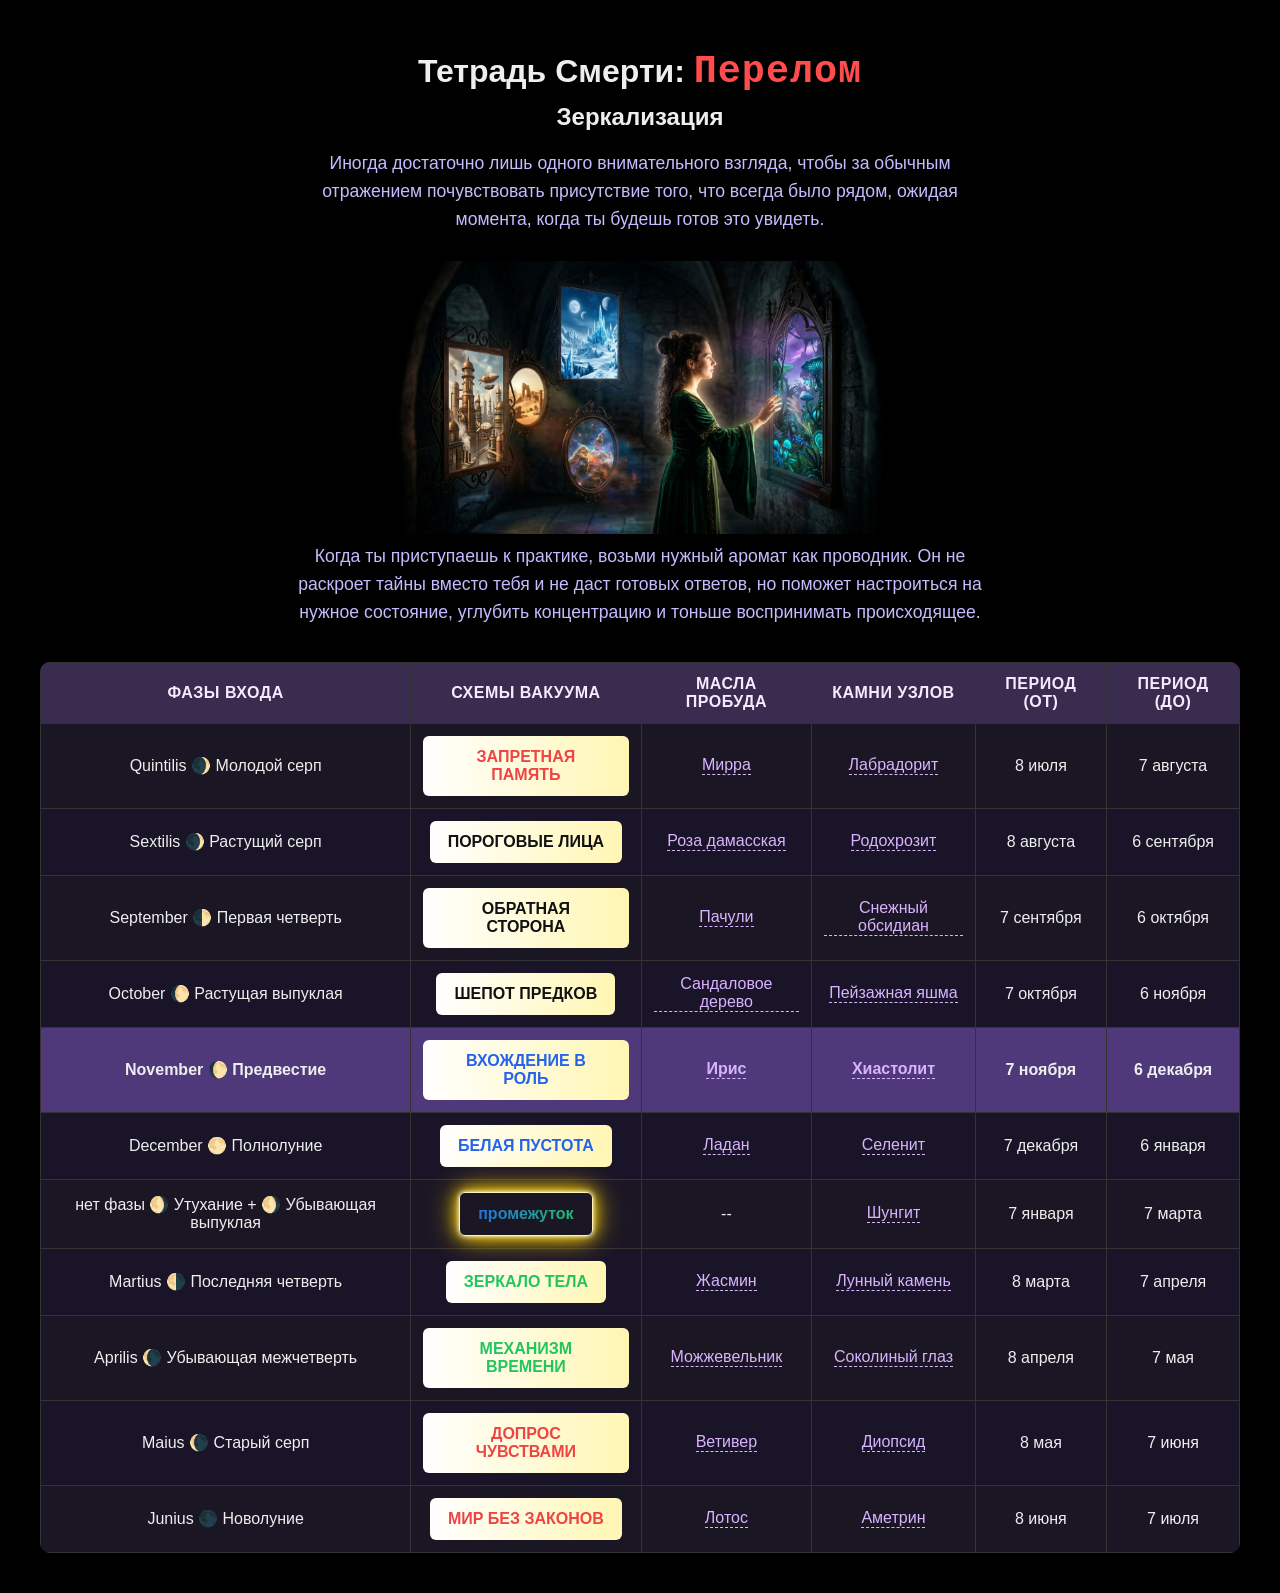
<file: fracture/mirror.html>
<!DOCTYPE html>
<html lang="ru">
<head>
  <meta charset="UTF-8" />
  <title>Зеркализация</title>
  <link rel="icon" type="image/x-icon" href="./modules/images/note2.png" />
  <style>
    body {
      font-family: "Segoe UI", sans-serif;
      background: #000;
      color: #eee;
      padding: 2em;
      overflow-x: hidden;
    }

    h1, h2 {
      text-align: center;
      margin: 0.3em 0;
    }

    p {
      text-align: center;
      margin: 1em auto 2em;
      max-width: 700px;
      color: #c7baff;
      line-height: 1.6;
      font-size: 1.1rem;
    }

    table {
      width: 100%;
      border-collapse: collapse;
      background: rgba(34, 28, 45, 0.8);
      border-radius: 10px;
      overflow: hidden;
      box-shadow: 0 0 15px #000a;
    }

    th, td {
      border: 1px solid #333;
      padding: 0.75em;
      text-align: center;
    }

    th {
      background: #3a2c4e;
      color: #f5eaff;
      text-transform: uppercase;
      letter-spacing: 0.5px;
    }

    tr:nth-child(even) {
      background-color: rgba(26, 20, 40, 0.8);
    }

    .current {
      background-color: #50397a !important;
      font-weight: bold;
    }

    .transition {
      background: #2a2033;
      font-style: italic;
    }

    /* 🌕 popup */
    .popup-link {
      position: relative;
      cursor: pointer;
      color: #d9b3ff;
      text-decoration: none;
      display: inline-block;
    }

    .popup-overlay {
      display: none;
      position: fixed;
      inset: 0;
      background: rgba(0, 0, 0, 0.7);
      z-index: 9998;
      animation: fadeIn 0.25s ease;
    }

    .popup-image {
      display: none;
      position: fixed;
      top: 50%;
      left: 50%;
      transform: translate(-50%, -50%) scale(0.9);
      z-index: 9999;
      border: 1px solid #555;
      background: radial-gradient(circle at top, #1d1128, #0a0411);
      padding: 1em 1em 1.2em;
      border-radius: 12px;
      max-width: 380px;
      box-shadow: 0 0 30px #000a, 0 0 10px #6030ff40;
      opacity: 0;
      transition: opacity 0.25s ease, transform 0.25s ease;
    }

    .popup-link.active + .popup-overlay,
    .popup-link.active .popup-image {
      display: block;
    }

    .popup-link.active .popup-image {
      opacity: 1;
      transform: translate(-50%, -50%) scale(1);
    }

    .popup-image h3 {
      margin: 0 0 10px;
      font-size: 1.15em;
      text-align: center;
      color: #e9dfff;
      font-weight: 600;
      letter-spacing: 0.5px;
    }

    .popup-image img {
      max-width: 100%;
      height: auto;
      border-radius: 8px;
      display: block;
      margin: 0 auto 6px;
    }

    .popup-image span {
      display: block;
      font-size: 0.9em;
      color: #d6c7f3;
      line-height: 1.3;
      text-align: center;
      margin-top: 0.4em;
      font-style: italic;
    }

    @keyframes fadeIn {
      from { opacity: 0; }
      to { opacity: 1; }
    }

    .fracture-link {
      display: inline-block;
      color: #ff4d4d;
      font-weight: bold;
      text-decoration: none;
      font-family: 'Courier New', monospace;
      font-size: 1.2em;
      letter-spacing: 1px;
      position: relative;
      animation: glitch 1s infinite;
    }

    @keyframes glitch {
      0% { text-shadow: 2px 0 red, -2px 0 blue; transform: translate(0); }
      20% { text-shadow: -2px 0 red, 2px 0 blue; transform: translate(-1px, 1px); }
      40% { text-shadow: 2px 2px red, -2px -2px blue; transform: translate(1px, -1px); }
      60% { text-shadow: -2px -2px red, 2px 2px blue; transform: translate(0.5px, 0.5px); }
      80% { text-shadow: 0 0 red, 0 0 blue; transform: translate(-0.5px, -0.5px); }
      100% { text-shadow: 2px 0 red, -2px 0 blue; transform: translate(0); }
    }
	.stone-link{
	    position: relative;
    cursor: pointer;
    border-bottom: 1px dashed #d9b3ff;
    color: #d9b3ff;
    text-decoration: none;
    display: inline-block;}
  </style>
</head>
<body>
<center>
  <h1>Тетрадь Смерти: <a class="fracture-link" href="./index.html">Перелом</a></h1>
  <h2>Зеркализация</h2>
</center>

<p>Иногда достаточно лишь одного внимательного взгляда, чтобы за обычным отражением почувствовать присутствие того, что всегда было рядом, ожидая момента, когда ты будешь готов это увидеть.<br><br>
<img src="./modules/images/mirror.png" style="width:500px; border-radius:10px; box-shadow:0 0 20px #0008;"><br>Когда ты приступаешь к практике, возьми нужный аромат как проводник. Он не раскроет тайны вместо тебя и не даст готовых ответов, но поможет настроиться на нужное состояние, углубить концентрацию и тоньше воспринимать происходящее. 
</p>

<table id="lunarTable">
  <thead>
    <tr>
      <th>Фазы входа</th>
      <th>Схемы Вакуума</th>
      <th>Масла пробуда</th>
      <th>Камни Узлов</th>
      <th>Период (от)</th>
      <th>Период (до)</th>
    </tr>
  </thead>
  <tbody></tbody>
</table>

<script>


  // === collapseStone(text) — синхронная, готовая к вставке в row.innerHTML ===
(function(){
  // Вешаем обработчик клика один раз
  if (!window.__collapseStone_installed) {
    window.__collapseStone_installed = true;
    document.addEventListener('click', function(e){
      var link = e.target.closest && e.target.closest('.stone-link');
      if (!link) return;
      var id = link.dataset.id;
      var body = document.getElementById(id);
      if (!body) return;
      var ell = link.parentNode.querySelector('.stone-ellipsis');
      var hidden = body.style.display === 'none' || getComputedStyle(body).display === 'none';
      if (hidden) {
        body.style.display = 'inline';
        if (ell) ell.style.display = 'none';
      } else {
        body.style.display = 'none';
        if (ell) ell.style.display = '';
      }
    });
  }

  // Экспортируем функцию в глобальную область
  window.collapseStone = function(text) {
    // безопасное экранирование
    function esc(s) {
      return String(s == null ? '' : s)
        .replace(/&/g, '&amp;')
        .replace(/</g, '&lt;')
        .replace(/>/g, '&gt;')
        .replace(/"/g, '&quot;')
        .replace(/'/g, '&#039;');
    }

    // Классическая реализация MD5 (синхронно)
    function md5cycle(x, k) {
      var a = x[0], b = x[1], c = x[2], d = x[3];

      a = ff(a, b, c, d, k[0], 7, -680876936);
      d = ff(d, a, b, c, k[1], 12, -389564586);
      c = ff(c, d, a, b, k[2], 17, 606105819);
      b = ff(b, c, d, a, k[3], 22, -1044525330);
      a = ff(a, b, c, d, k[4], 7, -176418897);
      d = ff(d, a, b, c, k[5], 12, 1200080426);
      c = ff(c, d, a, b, k[6], 17, -1473231341);
      b = ff(b, c, d, a, k[7], 22, -45705983);
      a = ff(a, b, c, d, k[8], 7, 1770035416);
      d = ff(d, a, b, c, k[9], 12, -1958414417);
      c = ff(c, d, a, b, k[10], 17, -42063);
      b = ff(b, c, d, a, k[11], 22, -1990404162);
      a = ff(a, b, c, d, k[12], 7, 1804603682);
      d = ff(d, a, b, c, k[13], 12, -40341101);
      c = ff(c, d, a, b, k[14], 17, -1502002290);
      b = ff(b, c, d, a, k[15], 22, 1236535329);

      a = gg(a, b, c, d, k[1], 5, -165796510);
      d = gg(d, a, b, c, k[6], 9, -1069501632);
      c = gg(c, d, a, b, k[11], 14, 643717713);
      b = gg(b, c, d, a, k[0], 20, -373897302);
      a = gg(a, b, c, d, k[5], 5, -701558691);
      d = gg(d, a, b, c, k[10], 9, 38016083);
      c = gg(c, d, a, b, k[15], 14, -660478335);
      b = gg(b, c, d, a, k[4], 20, -405537848);
      a = gg(a, b, c, d, k[9], 5, 568446438);
      d = gg(d, a, b, c, k[14], 9, -1019803690);
      c = gg(c, d, a, b, k[3], 14, -187363961);
      b = gg(b, c, d, a, k[8], 20, 1163531501);
      a = gg(a, b, c, d, k[13], 5, -1444681467);
      d = gg(d, a, b, c, k[2], 9, -51403784);
      c = gg(c, d, a, b, k[7], 14, 1735328473);
      b = gg(b, c, d, a, k[12], 20, -1926607734);

      a = hh(a, b, c, d, k[5], 4, -378558);
      d = hh(d, a, b, c, k[8], 11, -2022574463);
      c = hh(c, d, a, b, k[11], 16, 1839030562);
      b = hh(b, c, d, a, k[14], 23, -35309556);
      a = hh(a, b, c, d, k[1], 4, -1530992060);
      d = hh(d, a, b, c, k[4], 11, 1272893353);
      c = hh(c, d, a, b, k[7], 16, -155497632);
      b = hh(b, c, d, a, k[10], 23, -1094730640);
      a = hh(a, b, c, d, k[13], 4, 681279174);
      d = hh(d, a, b, c, k[0], 11, -358537222);
      c = hh(c, d, a, b, k[3], 16, -722521979);
      b = hh(b, c, d, a, k[6], 23, 76029189);
      a = hh(a, b, c, d, k[9], 4, -640364487);
      d = hh(d, a, b, c, k[12], 11, -421815835);
      c = hh(c, d, a, b, k[15], 16, 530742520);
      b = hh(b, c, d, a, k[2], 23, -995338651);

      a = ii(a, b, c, d, k[0], 6, -198630844);
      d = ii(d, a, b, c, k[7], 10, 1126891415);
      c = ii(c, d, a, b, k[14], 15, -1416354905);
      b = ii(b, c, d, a, k[5], 21, -57434055);
      a = ii(a, b, c, d, k[12], 6, 1700485571);
      d = ii(d, a, b, c, k[3], 10, -1894986606);
      c = ii(c, d, a, b, k[10], 15, -1051523);
      b = ii(b, c, d, a, k[1], 21, -2054922799);
      a = ii(a, b, c, d, k[8], 6, 1873313359);
      d = ii(d, a, b, c, k[15], 10, -30611744);
      c = ii(c, d, a, b, k[6], 15, -1560198380);
      b = ii(b, c, d, a, k[13], 21, 1309151649);
      a = ii(a, b, c, d, k[4], 6, -145523070);
      d = ii(d, a, b, c, k[11], 10, -1120210379);
      c = ii(c, d, a, b, k[2], 15, 718787259);
      b = ii(b, c, d, a, k[9], 21, -343485551);

      x[0] = add32(a, x[0]);
      x[1] = add32(b, x[1]);
      x[2] = add32(c, x[2]);
      x[3] = add32(d, x[3]);
    }

    function cmn(q, a, b, x, s, t) {
      a = add32(add32(a, q), add32(x, t));
      return add32((a << s) | (a >>> (32 - s)), b);
    }
    function ff(a, b, c, d, x, s, t) { return cmn((b & c) | ((~b) & d), a, b, x, s, t); }
    function gg(a, b, c, d, x, s, t) { return cmn((b & d) | (c & (~d)), a, b, x, s, t); }
    function hh(a, b, c, d, x, s, t) { return cmn(b ^ c ^ d, a, b, x, s, t); }
    function ii(a, b, c, d, x, s, t) { return cmn(c ^ (b | (~d)), a, b, x, s, t); }

    function md51(s) {
      var n = s.length,
          state = [1732584193, -271733879, -1732584194, 271733878],
          i;
      for (i = 64; i <= n; i += 64) {
        md5cycle(state, md5blk(s.substring(i - 64, i)));
      }
      s = s.substring(i - 64);
      var tail = new Array(16).fill(0);
      for (i = 0; i < s.length; i++)
        tail[i >> 2] |= s.charCodeAt(i) << ((i % 4) << 3);
      tail[i >> 2] |= 0x80 << ((i % 4) << 3);
      if (i > 55) {
        md5cycle(state, tail);
        tail = new Array(16).fill(0);
      }
      tail[14] = n * 8;
      md5cycle(state, tail);
      return state;
    }

    function md5blk(s) { /* convert string to array of little-endian words */
      var md5blks = [], i;
      for (i = 0; i < 64; i += 4) {
        md5blks[i >> 2] = s.charCodeAt(i) + (s.charCodeAt(i + 1) << 8) + (s.charCodeAt(i + 2) << 16) + (s.charCodeAt(i + 3) << 24);
      }
      return md5blks;
    }

    function rhex(n) {
      var s = '', j = 0;
      for (; j < 4; j++)
        s += hex_chr[(n >> (j * 8 + 4)) & 0x0F] + hex_chr[(n >> (j * 8)) & 0x0F];
      return s;
    }

    var hex_chr = '0123456789abcdef'.split('');

    function hex(x) {
      for (var i = 0; i < x.length; i++)
        x[i] = rhex(x[i]);
      return x.join('');
    }

    function md5(s) { return hex(md51(s)); }

    function add32(a, b) {
      return (a + b) & 0xFFFFFFFF;
    }

    // ---- основной код collapseStone ----
    if (!text && text !== 0) return '';
    var m = String(text).match(/^(.*?)\s*—\s*([\s\S]*)$/);
    if (!m) {
      return '<span>' + esc(text) + '</span>';
    }
    var before = m[1].trim();
    var after = m[2].trim();
    var id = 'c-' + md5(String(text));

    return '' +
      '<span class="stone-wrap">' +
        '<span class="stone-ellipsis stone-link" data-id="'+esc(id)+'">' + esc(before) + '</span>'+
        '<span id="' + esc(id) + '" class="stone-hidden" style="display:none">' + esc(before) + ' — ' + esc(after) + '</span>' +
      '</span>';
  };
})(); 

  const ranges = [
    { name: "ЗАПРЕТНАЯ ПАМЯТЬ",color: "#ef4444", number: 'Quintilis', faza: '🌒 Молодой серп', from: 123, to: 153, aroma: "Мирра — пробуждение воспоминаний души." , stone: "Лабрадорит — главный камень скрытых слоёв сознания и «вспышек» утраченных знаний." },
    { name: "ПОРОГОВЫЕ ЛИЦА",color: "#111", number: 'Sextilis', faza: '🌒 Растущий серп', from: 154, to: 183, aroma: "Роза дамасская — благоухание встречи с собой.", stone: "Родохрозит — камень откровенной мягкости, принятия собственного сердца." },
    { name: "ОБРАТНАЯ СТОРОНА",color: "#111", number: 'September', faza: '🌓 Первая четверть', from: 184, to: 213, aroma: "Пачули — запах тени, принимаемой с любовью.", stone: "Снежный обсидиан — мягкая форма работы с тенью, сдержанный и глубокий." },
    { name: "ШЕПОТ ПРЕДКОВ",color: "#111", number: 'October', faza: '🌔 Растущая выпуклая', from: 214, to: 244, aroma: "Сандаловое дерево — тепло памяти, растворённое в вечности.", stone: "Пейзажная яшма — чистейший «родовой камень», спокойная древняя мудрость." },
    { name: "ВХОЖДЕНИЕ В РОЛЬ",color: "#2563eb", number: 'November', faza: '🌔 Предвестие', from: 245, to: 274, aroma: "Ирис — дыхание грани между формой и бесформенностью.", stone: "Хиастолит — камень «границы», перехода, порога и выборов." },
    { name: "БЕЛАЯ ПУСТОТА",color: "#2563eb", number: 'December', faza: '🌕 Полнолуние', from: 275, to: 305, aroma: "Ладан — аромат чистого присутствия.", stone: "Селенит — камень световой тишины, абсолютной прозрачности." },
    { name: "промежуток",color: "transparent;border: 1px solid #fff4b0;box-shadow:0 0 5px #fff,0 0 15px #ffd700,0 0 30px #ffcc00;background: linear-gradient(90deg, #2563eb, #22c55e);-webkit-background-clip: text;-webkit-text-fill-color: transparent;background-clip: text", number: 'нет фазы', faza: '🌖 Утухание + 🌖 Убывающая выпуклая', from: 306, to: 365, aroma: "--", stone: "Шунгит — чёрная завеса непознанного." },
    { name: "ЗЕРКАЛО ТЕЛА",color: "#22c55e", number: 'Martius', faza: '🌗 Последняя четверть', from: 1, to: 31, aroma: "Жасмин — дыхание тела, ставшее светом.", stone: "Лунный камень — дыхание света, телесность, которая сияет изнутри." },
    { name: "МЕХАНИЗМ ВРЕМЕНИ",color: "#22c55e", number: 'Aprilis', faza: '🌘 Убывающая межчетверть', from: 32, to: 61, aroma: "Можжевельник — аромат памяти миров.", stone: "Соколиный глаз — камень «временного взгляда», прохождение потоков времени." },
    { name: "ДОПРОС ЧУВСТВАМИ",color: "#ef4444", number: 'Maius', faza: '🌘 Старый серп', from: 62, to: 92, aroma: "Ветивер — корень, из которого прорастает честность.", stone: "Диопсид — честная глубина, природная прямота чувств." },
    { name: "МИР БЕЗ ЗАКОНОВ",color: "#ef4444", number: 'Junius', faza: '🌑 Новолуние', from: 93, to: 122, aroma: "Лотос — безмолвие, что растворяет время.", stone: "Аметрин — соединение хаоса и ясности, состояние вне правил." }
  ];

  const today = new Date();
  const baseYear = today.getMonth() < 2 || (today.getMonth() === 2 && today.getDate() < 8)
    ? today.getFullYear() - 1
    : today.getFullYear();

  const startDate = new Date(baseYear, 2, 8);
  const msInDay = 24 * 60 * 60 * 1000;
  const dayOffset = Math.floor((today - startDate + 1) / msInDay);
  const tableBody = document.querySelector('#lunarTable tbody');

  function addDays(date, days) { const r = new Date(date); r.setDate(r.getDate() + days); return r; }
  function formatDate(date) { return date.toLocaleDateString('ru-RU', { day: 'numeric', month: 'long' }); }

  ranges.forEach(range => {
    const fromDate = addDays(startDate, range.from - 1);
    const toDate = addDays(startDate, range.to - 1);
    const isCurrent = dayOffset >= range.from && dayOffset <= range.to;

    const row = document.createElement('tr');
    if (isCurrent) row.classList.add('current');


    const imagePath = `./modules/images/luna_menses/узел_${range.number}.jpg`;
	
    if (range.name === "нет узла / только Вакуум") {
      row.classList.add('transition');
      row.innerHTML = `<td>Нет фазы ${range.faza}</td>
        <td><span class="popup-link">
          ${range.name}
          <div class="popup-overlay"></div>
          <div class="popup-image">
            <h3>Вакуумы в период Промежутка</h3>
            <img src="${imagePath}" alt="${range.name}">
			<span>Формы нанесения кодов в свою тетрадь для прямого контакта с чёрной дырой.</span>
          </div>
        </span></td>
        <td>Нет</td>
	  <td><span>${collapseStone(range.stone)}</span></td>
        <td>${formatDate(fromDate)}</td>
        <td>${formatDate(toDate)}</td>`;
      tableBody.appendChild(row);
      return;
    }
	
	if(range.name=='промежуток'){
	var namerangehptoto="Промежуток";
	}
	else{
	var namerangehptoto="Вакуум " + range.name;
	}
	
row.innerHTML = `
      <td>${range.number} ${range.faza}</td>
      <td>
        <span class="popup-link">
          <text style="
    background: linear-gradient(90deg, #ffffff 0%, #fff6b3 100%);
    color: ${range.color};
    padding: 12px 18px;
    border-radius: 6px;
    display: inline-block;
    font-weight: bold;
">${range.name}</text> 
          <div class="popup-overlay"></div>
          <div class="popup-image">
            <h2>${namerangehptoto}</h2>
            <img src="${imagePath}" alt="${range.name}">
			<span>Форма нанесения кодов в свою тетрадь для прямого контакта с чёрной дырой.</span>
          </div>
        </span> 
      </td>
	  <td><span>${collapseStone(range.aroma)}</span></td>
	  <td><span>${collapseStone(range.stone)}</span></td>
      <td>${formatDate(fromDate)}</td>
      <td>${formatDate(toDate)}</td>`;
    tableBody.appendChild(row);

      

    
  });

  // popup закрытие
  document.addEventListener('click', e => {
    document.querySelectorAll('.popup-link').forEach(link => {
      if (!link.contains(e.target)) link.classList.remove('active');
    });
  });
  document.querySelectorAll('.popup-link').forEach(link => {
    link.addEventListener('click', e => {
      e.stopPropagation();
      document.querySelectorAll('.popup-link').forEach(el => {
        if (el !== link) el.classList.remove('active');
      });
      link.classList.toggle('active');
    });
  });
  

</script>


<!-- Yandex.Metrika counter -->
<script>
(function () {
    var initialized = false;

    function loadMetrika() {
        if (initialized) return;
        initialized = true;

        (function (m, e, t, r, i, k, a) {
            m[i] = m[i] || function () {
                (m[i].a = m[i].a || []).push(arguments);
            };

            m[i].l = 1 * new Date();

            for (var j = 0; j < document.scripts.length; j++) {
                if (document.scripts[j].src === r) return;
            }

            k = e.createElement(t);
            a = e.getElementsByTagName(t)[0];
            k.async = 1;
            k.src = r;
            a.parentNode.insertBefore(k, a);
        })(window, document, 'script',
            'https://mc.yandex.ru/metrika/tag.js?id=106046314', 'ym');

        ym(106046314, 'init', {
            ssr: true,
            webvisor: true,
            clickmap: true,
            ecommerce: 'dataLayer',
            accurateTrackBounce: true,
            trackLinks: true
        });
    }

    // Запуск через 3 секунды после загрузки DOM
    if (document.readyState === 'complete') {
        setTimeout(loadMetrika, 3000);
    } else {
        window.addEventListener('load', function () {
            setTimeout(loadMetrika, 3000);
        });
    }

    // Если пользователь начал взаимодействовать — запускаем раньше
    ['scroll', 'mousemove', 'touchstart', 'click'].forEach(function (event) {
        window.addEventListener(event, loadMetrika, {
            once: true,
            passive: true
        });
    });
})();
</script>

<noscript>
    <div>
        <img src="https://mc.yandex.ru/watch/106046314"
             style="position:absolute;left:-9999px;"
             alt="">
    </div>
</noscript>
<!-- /Yandex.Metrika counter -->

</body>
</html>
</file>
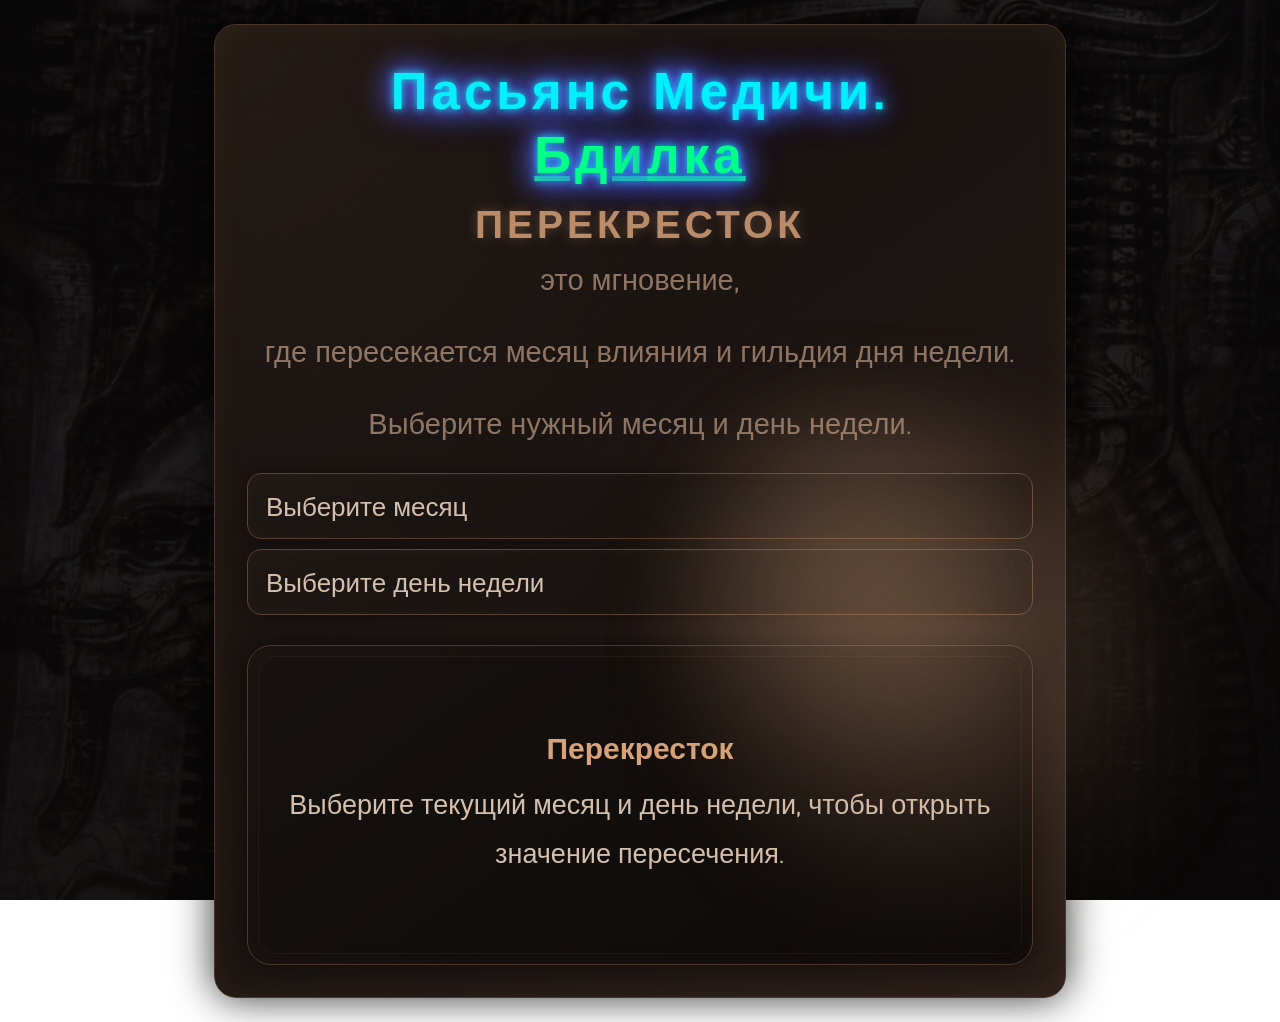
<file: vigil/crossroad.html>
<!DOCTYPE html>
<html lang="ru">
<head>
<meta charset="UTF-8">
<title>Перекресток</title>
<link rel="icon" type="image/x-icon" href="./modules/images/favicon.png?v=2.0" />

<style>
@import url('https://fonts.googleapis.com/css2?family=Orbitron:wght@400;600&display=swap');

:root{
  --bg:#0a0908;
  --panel:#16110f;
  --panel2:#221916;
  --bone:#b98b68;
  --flesh:#7f5b47;
  --glow:#d8a37a;
  --text:#d4c0ae;
  --muted:#8e7563;
  --line:#4b3528;
}

*{
  box-sizing:border-box;
}

body{
  margin:0;
  min-height:100vh;
  display:flex;
  justify-content:center;
  align-items:center;

  background:
    linear-gradient(rgba(10,8,7,0.88), rgba(10,8,7,0.94)),
    url('./modules/images/3b2cc60c5ccbe144216cf79398768a9e.jpg');

  background-size:cover;
  background-position:center center;
  background-attachment:fixed;

  font-family:'Orbitron', sans-serif;
  color:var(--text);
  overflow-x:hidden;
}

.wrapper{
  width:100%;
  max-width:900px;
  padding:24px;
}

.panel{
  position:relative;
  background:
    linear-gradient(145deg,var(--panel),var(--panel2));
  border:1px solid var(--line);
  border-radius:22px;
  padding:32px;
  overflow:hidden;
  box-shadow:
    0 0 40px rgba(0,0,0,0.8),
    inset 0 0 30px rgba(255,180,120,0.06);
}

.panel::before{
  content:"";
  position:absolute;
  inset:0;
  background:
    radial-gradient(circle at top left, rgba(255,180,120,0.06), transparent 40%),
    radial-gradient(circle at bottom right, rgba(255,180,120,0.03), transparent 50%);
  pointer-events:none;
}

h1{
  margin:0 0 14px;
  text-align:center;
  font-size:39px;
  letter-spacing:4px;
  color:var(--bone);
  text-shadow:0 0 12px rgba(216,163,122,.35);
}

.description{
  text-align:center;
  color:var(--muted);
  margin-bottom:32px;
  font-size:29px;
}

.controls{
  display:grid;
  gap:22px;
  margin-bottom:30px;
}

.select-block{
  display:flex;
  flex-direction:column;
  gap:10px;
}

.select-label{
  color:var(--bone);
  font-size:26px;
  letter-spacing:2px;
  text-transform:uppercase;
}

.scorn-select{
  width:100%;
  background:
    linear-gradient(145deg,#1e1714,#120f0d);
  color:var(--text);
  border:1px solid #5b4335;
  border-radius:14px;
  padding:16px 18px;
  font-size:26px;
  font-family:'Orbitron',sans-serif;
  appearance:none;
  outline:none;
  cursor:pointer;
  transition:.25s;
  box-shadow:
    inset 0 0 14px rgba(255,170,120,0.04),
    0 0 14px rgba(0,0,0,.4);
}

.scorn-select:hover{
  border-color:var(--glow);
  box-shadow:
    inset 0 0 18px rgba(255,170,120,0.08),
    0 0 18px rgba(216,163,122,.18);
}

.scorn-select:focus{
  border-color:var(--glow);
  box-shadow:
    0 0 0 2px rgba(216,163,122,.15),
    0 0 24px rgba(216,163,122,.22);
}

.center{
  position:relative;
  background:
    linear-gradient(145deg,#171210,#0d0a09);
  border:1px solid #4d382c;
  border-radius:24px;
  padding:30px;
  min-height:320px;
  display:flex;
  flex-direction:column;
  justify-content:center;
  align-items:center;
  text-align:center;
  box-shadow:
    inset 0 0 28px rgba(255,180,120,.04),
    0 0 24px rgba(0,0,0,.6);
  font-size:27px;
}

.center::before{
  content:"";
  position:absolute;
  inset:10px;
  border:1px solid rgba(185,139,104,.08);
  border-radius:18px;
  pointer-events:none;
}

.center strong{
  color:var(--glow);
  font-size:30px;
  line-height:1.6;
}

.center em{
  color:var(--bone);
  font-style:normal;
}

.center p{
  margin:8px 0;
  line-height:1.8;
}

.special{
  margin-top:18px;
  padding-top:18px;
  border-top:1px solid rgba(185,139,104,.2);
}

#thumb{
  width:100px;
  margin-top:16px;
  border-radius:10px;
  border:1px solid #6b4d3c;
  cursor:pointer;
  transition:.3s;
  box-shadow:0 0 16px rgba(216,163,122,.2);
}

#thumb:hover{
  transform:scale(1.06);
  box-shadow:0 0 26px rgba(216,163,122,.35);
}

#bigImage{
  position:fixed;
  right:24px;
  bottom:24px;
  width:320px;
  max-width:45vw;
  border-radius:16px;
  border:1px solid #7b5a48;
  display:none;
  z-index:999;
  box-shadow:
    0 0 40px rgba(0,0,0,.8),
    0 0 30px rgba(216,163,122,.25);
}

.footer{
  margin-top:24px;
  text-align:center;
  color:var(--muted);
}

.footer a{
  color:var(--bone);
  text-decoration:none;
  transition:.25s;
}

.footer a:hover{
  color:var(--glow);
  text-shadow:0 0 10px rgba(216,163,122,.45);
}

@keyframes appearDisappearSmoke{
  0%{opacity:0;filter:blur(6px);}
  30%{opacity:1;filter:blur(0);}
  70%{opacity:1;filter:blur(0);}
  100%{opacity:0;filter:blur(6px);}
}

.smoke-fade-cycle{
  animation:appearDisappearSmoke 5s infinite ease-in-out;
}

@media(max-width:768px){

  .wrapper{
    padding:14px;
  }

  .panel{
    padding:20px;
    border-radius:18px;
  }

  .controls{
    grid-template-columns:1fr;
    gap:16px;
  }

  h1{
  }

  .description{
    line-height:1.6;
  }

  .center{
    min-height:280px;
    padding:22px 18px;
  }

  .center strong{
  }

  #bigImage{
    width:70vw;
    right:50%;
    transform:translateX(50%);
    bottom:18px;
  }
}

.smoke {
  position: fixed;
  width: 600px;  /* больше — эффект сильнее */
  height: 600px;
  background: radial-gradient(rgba(216,163,122,0.2), transparent 70%); /* чуть плотнее */
  animation: drift 15s linear infinite;
  top: 40%;      /* чуть ниже центра */
  left: 50%;
  pointer-events: none;
  z-index: 1;    /* позади панели */
  filter: blur(40px); /* мягкий дым */
}

@keyframes drift {
  0%   { transform: translate(-50%, -50%) translateY(0) rotate(0deg); opacity:0.25; }
  50%  { transform: translate(-50%, -50%) translateY(-80px) rotate(45deg); opacity:0.15; }
  100% { transform: translate(-50%, -50%) translateY(-160px) rotate(90deg); opacity:0.25; }
}
.panel:hover {
  box-shadow:
    0 0 40px rgba(216,163,122,0.25),
    inset 0 0 40px rgba(255,180,120,0.08);
  transition: 0.6s;
}
.center.fade {
  animation: fadeIn 0.6s ease forwards;
}

@keyframes fadeIn {
  0% { opacity: 0; transform: translateY(10px); }
  100% { opacity: 1; transform: translateY(0); }
}


</style>
</head>

<body>
<div class="smoke" style="width:600px;height:600px;animation:drift 18s linear infinite;"></div>
<div class="smoke" style="width:400px;height:400px;animation:drift 12s linear infinite;"></div>
<div class="smoke" style="width:500px;height:500px;animation:drift 15s linear infinite;"></div>
<div class="wrapper">
  <div class="panel">
<h1 style="    font-size: 3.2rem;
    color: #00f0ff;
    text-shadow: 0 0 8px #00f0ff, 0 0 20px #7f00ff, 0 0 30px #00f0ff, 0 0 40px #7f00ff;
    font-family: 'Orbitron', sans-serif;
    text-align: center;">
        Пасьянс Медичи.<br>
        <a href="./index.html" style="color: #00ff88;">Бди</a><a class="smoke-fade-cycle" href="./index.html" style="color: #00ff88;">лка</a>
      </h1>
    <h1>ПЕРЕКРЕСТОК</h1>

    <div class="description">
      это мгновение,<br><br>
      где пересекается месяц влияния и гильдия дня недели.<br><br>
      Выберите нужный месяц и день недели.
    </div>

    <div class="controls">

      <div class="select-block">

        <select id="monthSelect" class="scorn-select">
          <option value="">Выберите месяц</option>
        </select>
        <select id="daySelect" class="scorn-select">
          <option value="">Выберите день недели</option>
        </select>
      </div>
    </div>

    <div class="center" id="center">
      <strong>Перекресток</strong>

      <p>
        Выберите текущий месяц и день недели,
        чтобы открыть значение пересечения.
      </p>
    </div>

  </div>
</div>

<img id="bigImage">

<script>

// ======================
// ДАННЫЕ
// ======================


// Данные перекрестков (вставьте полную структуру)
const intersections = {
  "Март": {
    "Воскресенье": {value: "Открытие новых друзей и союзников; исследуй радость общения", notes: "Хороший день для поиска союзников и начала новых проектов"},
    "Понедельник": {value: "Анализ влияния праздников на себя; учись радости", notes: "Используй время для самоанализа через радость"},
    "Вторник": {value: "Превращение традиций в привычки; повторяй радости", notes: "Подходит для закрепления ритуалов и повторяемых действий"},
    "Среда": {value: "Определение своей позиции в празднике; будь независим", notes: "Хорошо для выстраивания личных границ"},
    "Четверг": {value: "Стратегическое влияние праздника на коллектив; настрой коммуникацию", notes: "Идеально для переговоров и планирования"},
    "Пятница": {value: "Выражение себя через культурные и творческие действия", notes: "Отличный день для творчества и обучения"},
    "Суббота": {value: "Используй праздник для выгодных социальных сделок", notes: "Подходит для социальных и финансовых манёвров"}
  },
  "Апрель": {
    "Воскресенье": {value: "Выявление возможностей для самопрезентации", notes: "Идеально для поиска новых перспектив"},
    "Понедельник": {value: "Самопознание через изучение своей позиции", notes: "Хорошо для стратегического планирования"},
    "Вторник": {value: "Создание системного подхода к самопрезентации", notes: "Подходит для выстраивания привычек"},
    "Среда": {value: "Независимое формирование личной позиции", notes: "Хорошо для автономного развития"},
    "Четверг": {value: "Политическое позиционирование; влияй на мнение", notes: "Отлично для переговоров и коллективного влияния"},
    "Пятница": {value: "Презентация себя через творчество и культуру", notes: "Используй творческий подход для самовыражения"},
    "Суббота": {value: "Практическое применение позиции для успеха в делах", notes: "Идеально для финансовых и социальных действий"}
  },
  "Май": {
    "Воскресенье": {value: "Скрытые возможности через наблюдение", notes: "Хорошо для разведки и поиска союзников"},
    "Понедельник": {value: "Исследование истинных и ложных сторон себя", notes: "Подходит для анализа и самопознания"},
    "Вторник": {value: "Автоматизация маскировки; привычка скрывать намерения", notes: "Подходит для тактических действий"},
    "Среда": {value: "Независимое управление образом", notes: "Хорошо для автономного планирования"},
    "Четверг": {value: "Тактическая маскировка в коллективе", notes: "Подходит для переговоров и планирования"},
    "Пятница": {value: "Маска как творческий эксперимент", notes: "Используй творчество для самовыражения"},
    "Суббота": {value: "Используй скрытность для выгодных сделок", notes: "Хорошо для торговли и социальных манёвров"}
  },
  "Июнь": {
    "Воскресенье": {value: "Радость открытий и новых впечатлений", notes: "Используй момент для свободы и удовольствия"},
    "Понедельник": {value: "Исследуй источники счастья", notes: "Хорошо для саморазвития через радость"},
    "Вторник": {value: "Превращение радости в привычку", notes: "Создание стабильной радости и удовольствия"},
    "Среда": {value: "Наслаждайся автономно, без чужого влияния", notes: "Подходит для личной свободы"},
    "Четверг": {value: "Создание гармонии через коллективные удовольствия", notes: "Хорошо для общения и праздников"},
    "Пятница": {value: "Творческая радость; культурное блаженство", notes: "Используй культуру для радости"},
    "Суббота": {value: "Выгодное использование радости в делах", notes: "Применяй радость для результатов"}
  },
  "Июль": {
    "Воскресенье": {value: "Открытия через наблюдение", notes: "Хорошо для разведки новых идей и связей"},
    "Понедельник": {value: "Постижение знаний, самообразование", notes: "Идеально для обучения и анализа"},
    "Вторник": {value: "Автоматизация новых идей", notes: "Превращение понимания в привычку"},
    "Среда": {value: "Независимое осознание; личное озарение", notes: "Хорошо для принятия самостоятельных решений"},
    "Четверг": {value: "Идеи влияют на других; обсуждение стратегий", notes: "Подходит для коллективного планирования"},
    "Пятница": {value: "Творческое выражение озарений", notes: "Используй вдохновение для искусства и культуры"},
    "Суббота": {value: "Используй прозрение для практической выгоды", notes: "Применяй идеи в делах и сделках"}
  },
  "Август": {
    "Воскресенье": {value: "Разведка слабых сторон; избегай среднячков", notes: "Хорошо для анализа окружающих"},
    "Понедельник": {value: "Исследование рутинных процессов", notes: "Подходит для самопроверки"},
    "Вторник": {value: "Создание стандартов; стабилизация", notes: "Хорошо для упрощения работы"},
    "Среда": {value: "Независимая оценка посредственности", notes: "Хорошо для автономного решения"},
    "Четверг": {value: "Управление средним уровнем через коллектив", notes: "Подходит для командной работы"},
    "Пятница": {value: "Культура средних форм; обучение обычному", notes: "Используй для обучения и творчества"},
    "Суббота": {value: "Выгода через упрощение и стандарты", notes: "Оптимизация процессов и торговли"}
  },
  "Сентябрь": {
    "Воскресенье": {value: "Логическая оценка возможностей", notes: "Хорошо для анализа и планирования"},
    "Понедельник": {value: "Анализ информации", notes: "Подходит для систематизации знаний"},
    "Вторник": {value: "Автоматизация рациональных действий", notes: "Превращение анализа в привычки"},
    "Среда": {value: "Независимые решения на основе логики", notes: "Хорошо для автономного планирования"},
    "Четверг": {value: "Политическая рациональность", notes: "Подходит для стратегических решений"},
    "Пятница": {value: "Рациональное творчество", notes: "Используй логику в творчестве"},
    "Суббота": {value: "Торговля с максимальной пользой", notes: "Оптимизация сделок и ресурсов"}
  },
  "Октябрь": {
    "Воскресенье": {value: "Разведка того, что нужно убрать", notes: "Хорошо для фильтрации лишнего"},
    "Понедельник": {value: "Исследование и осознание лишнего", notes: "Подходит для самопроверки"},
    "Вторник": {value: "Очистка привычек; упрощение", notes: "Удаление ненужного из жизни"},
    "Среда": {value: "Независимая фильтрация", notes: "Автономное очищение"},
    "Четверг": {value: "Политическая очистка; избавление от лишнего", notes: "Стратегическое освобождение"},
    "Пятница": {value: "Культурная очистка; художественная ревизия", notes: "Творческая переработка"},
    "Суббота": {value: "Торговля без лишнего; рациональный выбор", notes: "Эффективность и рациональность"}
  },
  "Ноябрь": {
    "Воскресенье": {value: "Изучение себя через одиночество", notes: "Хорошо для самопознания"},
    "Понедельник": {value: "Погружение в внутренний мир", notes: "Подходит для анализа себя"},
    "Вторник": {value: "Автоматизация личного распорядка", notes: "Создание привычек уединения"},
    "Среда": {value: "Независимая рефлексия", notes: "Самостоятельный анализ"},
    "Четверг": {value: "Политическое уединение; дистанция от влияния", notes: "Отстранение от внешнего давления"},
    "Пятница": {value: "Творческое одиночество", notes: "Используй уединение для культуры и искусства"},
    "Суббота": {value: "Используй уединение для планирования выгодных действий", notes: "Планирование и размышления"}
  },
  "Декабрь": {
    "Воскресенье": {value: "Практическая разведка возможностей", notes: "Хорошо для оценки перспектив"},
    "Понедельник": {value: "Исследование выгодных решений", notes: "Подходит для анализа и планирования"},
    "Вторник": {value: "Автоматизация прагматических действий", notes: "Создание привычек рациональности"},
    "Среда": {value: "Независимое применение прагматизма", notes: "Применение знаний автономно"},
    "Четверг": {value: "Политические решения с выгодой", notes: "Стратегия и влияние"},
    "Пятница": {value: "Культура и творчество с практической целью", notes: "Эффективное самовыражение"},
    "Суббота": {value: "Торговля и сделки с максимальной пользой", notes: "Оптимизация ресурсов"}
  },
  "Январь": {
    "Воскресенье": {value: "Разведка связей и отношений", notes: "Хорошо для укрепления дружбы и доверия"},
    "Понедельник": {value: "Исследование привязанностей и влияния", notes: "Самопознание через отношения"},
    "Вторник": {value: "Создание привычек укрепления связей", notes: "Поддержание стабильных отношений"},
    "Среда": {value: "Независимая оценка отношений", notes: "Автономная оценка влияния"},
    "Четверг": {value: "Политика влияния через связи", notes: "Использование отношений для стратегии"},
    "Пятница": {value: "Культурные и творческие связи", notes: "Творческое взаимодействие"},
    "Суббота": {value: "Торговля и взаимодействие через привязанность", notes: "Выигрыш через социальные связи"}
  },
  "Февраль": {
    "Воскресенье": {value: "Разведка прибыльных возможностей", notes: "Хорошо для оценки ресурсов"},
    "Понедельник": {value: "Исследование способов извлечения пользы", notes: "Подходит для анализа выгоды"},
    "Вторник": {value: "Автоматизация получения выгоды", notes: "Создание привычек практичности"},
    "Среда": {value: "Независимый расчет выгоды", notes: "Автономное планирование"},
    "Четверг": {value: "Политические и стратегические выгоды", notes: "Эффективная стратегия"},
    "Пятница": {value: "Культурная и творческая польза", notes: "Оптимизация искусства и культуры"},
    "Суббота": {value: "Торговля с максимальной эффективностью", notes: "Максимальная прибыль"}
  }
};

const intersectionPrinciples = {
  // Зима: Дек–Фев — только Среда
  "Декабрь_Среда": "Отдых",
  "Январь_Среда": "Отдых",
  "Февраль_Среда": "Отдых",

  // Весна: Мар–Май — Бизнес (Вс, Пн, Вт)
  "Март_Воскресенье": "Бизнес",
  "Март_Понедельник": "Бизнес",
  "Март_Вторник": "Бизнес",
  "Апрель_Воскресенье": "Бизнес",
  "Апрель_Понедельник": "Бизнес",
  "Апрель_Вторник": "Бизнес",
  "Май_Воскресенье": "Бизнес",
  "Май_Понедельник": "Бизнес",
  "Май_Вторник": "Бизнес",

  // Лето: Июн–Авг — Развлечения (Чт, Пт, Сб)
  "Июнь_Четверг": "Развлечения",
  "Июнь_Пятница": "Развлечения",
  "Июнь_Суббота": "Развлечения",
  "Июль_Четверг": "Развлечения",
  "Июль_Пятница": "Развлечения",
  "Июль_Суббота": "Развлечения",
  "Август_Четверг": "Развлечения",
  "Август_Пятница": "Развлечения",
  "Август_Суббота": "Развлечения",

  // Осень: Сен–Ноя — Отношения (Чт, Пт, Сб)
  "Сентябрь_Четверг": "Отношения",
  "Сентябрь_Пятница": "Отношения",
  "Сентябрь_Суббота": "Отношения",
  "Октябрь_Четверг": "Отношения",
  "Октябрь_Пятница": "Отношения",
  "Октябрь_Суббота": "Отношения",
  "Ноябрь_Четверг": "Отношения",
  "Ноябрь_Пятница": "Отношения",
  "Ноябрь_Суббота": "Отношения"
};

// Значения месяцев
const monthValues = {
  "Март": "Расположение / Празднование",
  "Апрель": "Позиционирование",
  "Май": "Маскировка",
  "Июнь": "Блаженство",
  "Июль": "Озарение",
  "Август": "Посредственность",
  "Сентябрь": "Рациональность",
  "Октябрь": "Чистка",
  "Ноябрь": "Уединение",
  "Декабрь": "Прагматичность",
  "Январь": "Привязанность",
  "Февраль": "Выгода"
};

// Значения гильдий (дней недели)
const dayValues = {
  "Воскресенье": "Разведка",
  "Понедельник": "Исследование",
  "Вторник": "Автоматизация",
  "Среда": "Автономность",
  "Четверг": "Политика",
  "Пятница": "Культура",
  "Суббота": "Торговля"
};

// ======================
// SELECTS
// ======================

const monthSelect = document.getElementById('monthSelect');
const daySelect = document.getElementById('daySelect');
const center = document.getElementById('center');

const months = Object.keys(monthValues);
const days = Object.keys(dayValues);

months.forEach(month => {
  const option = document.createElement('option');
  option.value = month;
  option.textContent = month;
  monthSelect.appendChild(option);
});

days.forEach(day => {
  const option = document.createElement('option');
  option.value = day;
  option.textContent = day;
  daySelect.appendChild(option);
});

monthSelect.addEventListener('change', updateCenter);
daySelect.addEventListener('change', updateCenter);

// ======================
// ЛОГИКА
// ======================

function updateCenter(){

  const selectedMonth = monthSelect.value;
  const selectedDay = daySelect.value;

  if(selectedMonth && selectedDay){

    const inter = intersections[selectedMonth]?.[selectedDay];

    if(!inter){
      center.innerHTML = `
        <strong>Нет данных</strong>
        <p>Для выбранного пересечения пока нет описания.</p>
      `;
      return;
    }

    const key = selectedMonth + "_" + selectedDay;
    const principle = intersectionPrinciples[key] || "";

    let html = `
      <strong>
        ${monthValues[selectedMonth]}
        —
        ${dayValues[selectedDay]}
      </strong>

      <p>
        <em>Значение:</em><br>
        ${inter.value}
      </p>

      <p>
        <em>Примечания:</em><br>
        ${inter.notes}
      </p>
    `;

    if(principle){

      html += `
        <div class="special">
          <em>Особенность дня:</em><br><br>
          ${principle}<br>

          <img
            id="thumb"
            src="./modules/images/bonus/${principle}.png"
            alt="${principle}"
          >
        </div>
      `;
    }

    center.innerHTML = html;
center.classList.remove('fade');
void center.offsetWidth; // сброс анимации
center.classList.add('fade');
    setupImageHover(principle);

  } else {

    center.innerHTML = `
      <strong>Перекресток</strong>

      <p>
        Выберите текущий месяц и день недели,
        чтобы открыть значение пересечения.
      </p>
    `;
  }
}

// ======================
// HOVER IMAGE
// ======================

function setupImageHover(principle){

  if(!principle) return;

  const thumb = document.getElementById('thumb');
  const bigImage = document.getElementById('bigImage');

  bigImage.src = `./modules/images/bonus/${principle}.png`;

  thumb.addEventListener('mouseenter', ()=>{
    bigImage.style.display = 'block';
  });

  thumb.addEventListener('mouseleave', ()=>{
    bigImage.style.display = 'none';
  });

  thumb.addEventListener('touchstart', ()=>{

    if(bigImage.style.display === 'block'){
      bigImage.style.display = 'none';
    }else{
      bigImage.style.display = 'block';
    }

  });
}

</script>



<!-- Yandex.Metrika counter -->
<script>
(function () {
    var initialized = false;

    function loadMetrika() {
        if (initialized) return;
        initialized = true;

        (function (m, e, t, r, i, k, a) {
            m[i] = m[i] || function () {
                (m[i].a = m[i].a || []).push(arguments);
            };

            m[i].l = 1 * new Date();

            for (var j = 0; j < document.scripts.length; j++) {
                if (document.scripts[j].src === r) return;
            }

            k = e.createElement(t);
            a = e.getElementsByTagName(t)[0];
            k.async = 1;
            k.src = r;
            a.parentNode.insertBefore(k, a);
        })(window, document, 'script',
            'https://mc.yandex.ru/metrika/tag.js?id=106046314', 'ym');

        ym(106046314, 'init', {
            ssr: true,
            webvisor: true,
            clickmap: true,
            ecommerce: 'dataLayer',
            accurateTrackBounce: true,
            trackLinks: true
        });
    }

    // Запуск через 3 секунды после загрузки DOM
    if (document.readyState === 'complete') {
        setTimeout(loadMetrika, 3000);
    } else {
        window.addEventListener('load', function () {
            setTimeout(loadMetrika, 3000);
        });
    }

    // Если пользователь начал взаимодействовать — запускаем раньше
    ['scroll', 'mousemove', 'touchstart', 'click'].forEach(function (event) {
        window.addEventListener(event, loadMetrika, {
            once: true,
            passive: true
        });
    });
})();
</script>

<noscript>
    <div>
        <img src="https://mc.yandex.ru/watch/106046314"
             style="position:absolute;left:-9999px;"
             alt="">
    </div>
</noscript>
<!-- /Yandex.Metrika counter -->


</body>
</html>
</file>
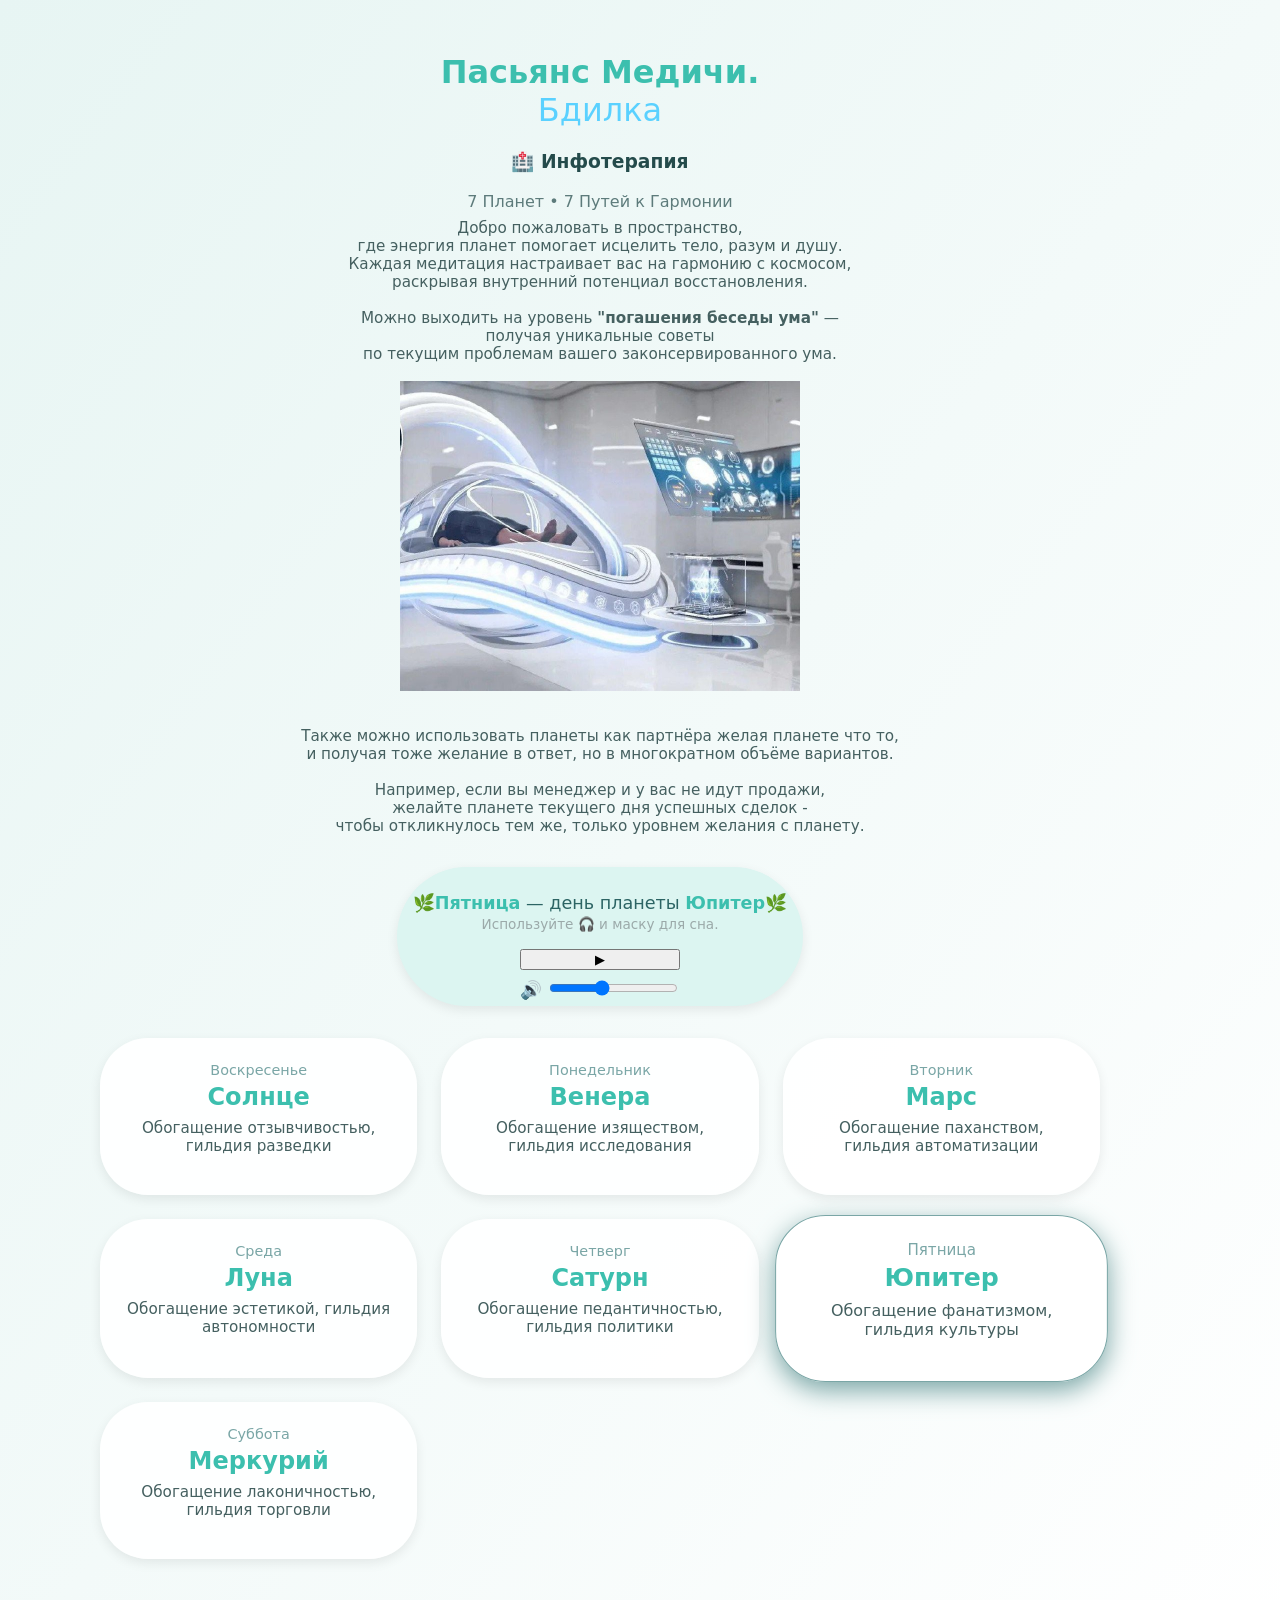
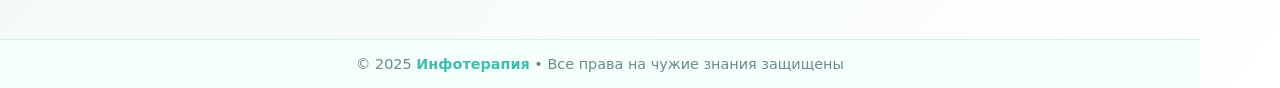
<file: vigil/eHealth.html>
<!DOCTYPE html>
<html lang="ru">
<head>
<meta charset="UTF-8">
<meta name="viewport" content="width=device-width, initial-scale=1.0">
<title>Инфотерапия — 7 Планет Медитации</title>
<link rel="icon" type="image/x-icon" href="./modules/images/favicon.png?v=2.0" />
<script src="./modules/howler.min.js"></script>
<style>
    :root {
      --bg: linear-gradient(to bottom right, #e7f5f3, #ffffff);
      --accent: #3cbfae;
      --highlight: #5ad1ff;
      --card-bg: rgba(255, 255, 255, 0.95);
      --text-dark: #244b4b;
      --shadow: 0 4px 12px rgba(0, 0, 0, 0.08);
    }

    body {
      width: 90%;
      padding: 0 1.5rem;
      margin: 0;
      font-family: "Segoe UI", "Inter", system-ui, sans-serif;
      background: var(--bg);
      color: var(--text-dark);
      display: flex;
      flex-direction: column;
      align-items: center;
      min-height: 100vh;
      text-align: center;
    }

    header {
      margin-top: 2rem;
      text-align: center;
    }

    h1 {
      font-size: 2rem;
      font-weight: 700;
      color: var(--accent);
    }

    .subtitle {
      font-size: 1rem;
      color: #5d7b7b;
      margin-top: 0.3rem;
    }

    .current {
      margin-top: 1rem;
      font-size: 1.1rem;
      color: #2c6464;
      background: #dcf5f1;
      border-radius: 9999px;
      padding: 0.4rem 1rem;
      display: inline-block;
      box-shadow: var(--shadow);
    }

    .current strong {
      color: var(--accent);
    }

    .start-button {
      margin-top: 1.5rem;
      background: var(--accent);
      color: white;
      border: none;
      border-radius: 9999px;
      padding: 0.7rem 1.4rem;
      font-weight: 600;
      font-size: 0.95rem;
      cursor: pointer;
      transition: background 0.3s, transform 0.2s;
      box-shadow: var(--shadow);
    }

    .start-button:hover {
      background: var(--highlight);
      transform: scale(1.05);
    }

    .meditations {
      display: grid;
      grid-template-columns: repeat(auto-fit, minmax(280px, 1fr));
      gap: 1.5rem;
      width: 90%;
      max-width: 1000px;
      margin-top: 2rem;
      padding-bottom: 3rem;
      box-sizing: border-box;
    }

    .card {
      background: var(--card-bg);
      border-radius: 3rem;
      padding: 1.5rem;
      box-shadow: var(--shadow);
      transition: transform 0.4s, box-shadow 0.3s;
	   cursor: pointer;
    }

    .card.active {
      transform: scale(1.05);
      box-shadow: 0 8px 24px rgba(0, 180, 150, 0.2);
      border: 1px solid #b9ede6;
    }

    .planet {
      font-size: 2rem;
    }

    .day-label {
      font-size: 0.9rem;
      color: #7aa6a6;
      margin-bottom: 0.3rem;
    }

    h2 {
      margin: 0.3rem 0;
      color: var(--accent);
      font-weight: 600;
    }

    p {
      font-size: 0.95rem;
      color: #456060;
      margin: 0.5rem 0 1rem;
    }

    /* стиль ссылок */
    a {
      color: var(--highlight);
      text-decoration: none;
      font-weight: 500;
      transition: color 0.3s ease, text-shadow 0.3s ease;
    }

    a:hover {
      text-shadow: 0 0 6px rgba(92, 223, 255, 0.6);
    }

    footer {
      margin-top: 2rem;
      padding: 1rem 1.5rem;
      background: #f6fefc;
      width: 100%;
      text-align: center;
      color: #6a8d8d;
      font-size: 0.9rem;
      border-top: 1px solid #d8efec;
    }

    footer strong {
      color: var(--accent);
    }
	
	card {
  background: var(--card-bg);
  border-radius: 1rem;
  padding: 1.5rem;
  box-shadow: var(--shadow);
  cursor: pointer;
  transition: transform 0.3s, box-shadow 0.3s;
}

.card.active {
  transform: scale(1.05);
  box-shadow: 0 8px 24px #7aa6a6;
  border: 1px solid #7aa6a6;
}

.day-label { font-size: 0.9rem; color: #7aa6a6; margin-bottom: 0.3rem; }
h2 { margin: 0.3rem 0; color: var(--accent); font-weight: 600; }
p { font-size: 0.95rem; color: #456060; margin: 0.5rem 0 1rem; }

.audio-player {
  margin-top: 1rem;
  display: inline-grid;
  align-items: center;
  gap: 0.5rem;
  text-align:center;
}

.play-btn {
  background: var(--accent);
  color: white;
  border: none;
  border-radius: 50%;
  width: 40px;
  height: 40px;
  cursor: pointer;
  font-size: 18px;
}

footer {
  margin-top: 2rem;
  padding: 1rem 1.5rem;
  background: #f6fefc;
  width: 100%;
  text-align: center;
  color: #6a8d8d;
  font-size: 0.9rem;
  border-top: 1px solid #d8efec;
}

footer strong { color: var(--accent); }

header { margin-top: 2rem; text-align: center; }
h1 { font-size: 2rem; font-weight: 700; color: var(--accent); }
.subtitle { font-size: 1rem; color: #5d7b7b; margin-top: 0.3rem; }
.current { margin-top: 1rem; font-size: 1.1rem; color: #2c6464; background: #dcf5f1; border-radius: 9999px; padding: 0.4rem 1rem; display: inline-block; box-shadow: var(--shadow); }
.current strong { color: var(--accent); }

.meditations {
  display: grid;
  grid-template-columns: repeat(auto-fit, minmax(280px, 1fr));
  gap: 1.5rem;
  width: 90%;
  max-width: 1000px;
  margin-top: 2rem;
  padding-bottom: 3rem;
}

@keyframes appearDisappearSmoke { 0% { opacity: 0; filter: blur(6px); transform: scale(1.1); } 20% { opacity: 0.5; filter: blur(3px); transform: scale(1.05); } 40% { opacity: 1; filter: blur(0px); transform: scale(1); } 60% { opacity: 1; filter: blur(0px); transform: scale(1); } 80% { opacity: 0.5; filter: blur(3px); transform: scale(1.05); } 100% { opacity: 0; filter: blur(6px); transform: scale(1.1); } } .smoke-fade-cycle { display: inline-block; animation: appearDisappearSmoke 6s infinite ease-in-out; } /* --- стиль ссылок --- */ a { color: var(--highlight); text-decoration: none; font-weight: 500; transition: color 0.3s ease, text-shadow 0.3s ease; } a:hover { text-shadow: 0 0 6px rgba(92, 223, 255, 0.6); } 
  </style>
</head>
<body>
<header>
    <center>
      <h1>Пасьянс Медичи.<br><a href="./index.html">Бди</a><a class="smoke-fade-cycle" href="./index.html">лка</a></h1>
      <h3>🏥 Инфотерапия</h3>
      <div class="subtitle">7 Планет • 7 Путей к Гармонии</div>
      <p>
        Добро пожаловать в пространство,<br>где энергия планет помогает исцелить тело, разум и душу. <br>
        Каждая медитация настраивает вас на гармонию с космосом,<br>раскрывая внутренний потенциал восстановления.  
        <br><br>
        Можно выходить на уровень <strong>"погашения беседы ума"</strong> —<br>получая уникальные советы<br> по текущим проблемам вашего законсервированного ума.  
        <br><br>
        <img style="max-width: 100%; width: 100%; height: auto; display: block; margin: 0 auto; max-width: 400px;" src="./modules/images/scale_1200 (2).jpg">
        <br><br>
        Также можно использовать планеты как партнёра желая планете что то, <br>и получая тоже желание в ответ, но в многократном объёме вариантов. <br><br>
        Например, если вы менеджер и у вас не идут продажи,<br> желайте планете текущего дня успешных сделок - <br>чтобы откликнулось тем же, только уровнем желания с планету.
      </p>
      <div class="current">&nbsp;<br><text id="currentPlanet" style="margin-top:5px;"></text>
  <br>
  <span id="trackName" style="font-size: 0.85rem;
  color: #9ba9a9;
  margin-top: 0.3rem;">Используйте 🎧 и маску для сна.</span><br>
	  
	  <div class="audio-player">
    
  <button id="playBtn">▶</button>
  <div class="volume-control">
    🔊
    <input id="volumeSlider" type="range" min="0" max="1" step="0.01" value="0.4" class="volume-slider">
  </div>
</div>
	  </div>
    </center>
  </header>

<div class="meditations" id="meditations"></div>

<footer>
  © 2025 <strong>Инфотерапия</strong> • Все права на чужие знания защищены
</footer>

<script>
const meditations = [
  { day: 0, week: "Воскресенье", name: "Солнце", file: "./modules/meditation/sun.mp3", desc: "Обогащение отзывчивостью, гильдия разведки" },
  { day: 1, week: "Понедельник", name: "Венера", file: "./modules/meditation/venus.mp3", desc: "Обогащение изяществом, гильдия исследования" },
  { day: 2, week: "Вторник", name: "Марс", file: "./modules/meditation/mars.mp3", desc: "Обогащение паханством, гильдия автоматизации" },
  { day: 3, week: "Среда", name: "Луна", file: "./modules/meditation/moon.mp3", desc: "Обогащение эстетикой, гильдия автономности" },
  { day: 4, week: "Четверг", name: "Сатурн", file: "./modules/meditation/saturn.mp3", desc: "Обогащение педантичностью, гильдия политики" },
  { day: 5, week: "Пятница", name: "Юпитер", file: "./modules/meditation/jupiter.mp3", desc: "Обогащение фанатизмом, гильдия культуры" },
  { day: 6, week: "Суббота", name: "Меркурий", file: "./modules/meditation/mercury.mp3", desc: "Обогащение лаконичностью, гильдия торговли" },
];

const container = document.getElementById("meditations");
const currentPlanetDisplay = document.getElementById("currentPlanet");
const trackName = document.getElementById("trackName");
const playBtn = document.getElementById("playBtn");
const volumeSlider = document.getElementById("volumeSlider");

let current = meditations[new Date().getDay()];
let sound = null;
let isPlaying = false;
let volume = parseFloat(volumeSlider.value);

// Генерация карточек
meditations.forEach((m) => {
  const div = document.createElement("div");
  div.className = "card";
  div.innerHTML = `<div class="day-label">${m.week}</div><h2>${m.name}</h2><p>${m.desc}</p>`;
  container.appendChild(div);

  div.addEventListener("click", () => {
    if (current.name !== m.name) {
      current = m;
    }
      playTrack(true);
  });
});

function playTrack(playnow=false) {
  if (sound) sound.stop();

  sound = new Howl({
    src: [current.file],
    html5: true,
    volume: volume
  });

  // ручной автоповтор для мобильных
  sound.on('end', () => {
    if (isPlaying) sound.play();
  });

  if(playnow==true){
  isPlaying = true;
  playBtn.textContent = "⏸";
  sound.play();
  }
  else{
  isPlaying = false;
  playBtn.textContent = "▶";
  }
  updateUI();
}

function updateUI() {
  //trackName.textContent = ` ${current.name} — ${current.desc}`;
  currentPlanetDisplay.innerHTML = `<strong>🌿${current.week}</strong> — день планеты <strong>${current.name}</strong>🌿`;
  document.querySelectorAll(".card").forEach(c => {
    c.classList.toggle("active", c.querySelector("h2").textContent === current.name);
  });
}

playBtn.addEventListener("click", () => {
  if (!sound) {
    playTrack();
  } else {
    if (isPlaying) {
      sound.pause();
      isPlaying = false;
      playBtn.textContent = "▶";
    } else {
      sound.play();
      isPlaying = true;
      playBtn.textContent = "⏸";
    }
  }
});

// Управление громкостью
volumeSlider.addEventListener("input", (e) => {
  volume = parseFloat(e.target.value);
  if (sound) sound.volume(volume);
});

let speechEnabled = false;

function enableSpeech() {
  if (speechEnabled) return;
  speechEnabled = true;

  // "тихий" вызов — нужен Safari, чтобы активировать Speech API
  const test = new SpeechSynthesisUtterance("Добро пожаловать на Инфотерапию!");
  test.volume = 0.5;
  test.lang = "ru-RU";
  speechSynthesis.speak(test);
}

// 🔹 На ПК — при клике
playBtn.addEventListener("click", enableSpeech, { once: true });

function speak(text) {
  if (!speechEnabled) return; // ждём первого касания на мобиле
  const utter = new SpeechSynthesisUtterance(text);
  utter.lang = "ru-RU";
  utter.rate = 1;
  utter.pitch = 1;
  utter.volume = 0.5;
  speechSynthesis.cancel();
  speechSynthesis.speak(utter);
}

// Автосмена по дню недели
setInterval(() => {
  const todayMeditation = meditations[new Date().getDay()];
  if (todayMeditation.name !== current.name && isPlaying == true) {
    current = todayMeditation;
    playTrack(true);
    // Говорим, какая планета сегодня
    speak(`Сегодня день планеты ${current.name}. ${current.desc}.`);
	
  }
}, 10000);

// Инициализация сразу при загрузке
playTrack();
</script>



<!-- Yandex.Metrika counter -->
<script>
(function () {
    var initialized = false;

    function loadMetrika() {
        if (initialized) return;
        initialized = true;

        (function (m, e, t, r, i, k, a) {
            m[i] = m[i] || function () {
                (m[i].a = m[i].a || []).push(arguments);
            };

            m[i].l = 1 * new Date();

            for (var j = 0; j < document.scripts.length; j++) {
                if (document.scripts[j].src === r) return;
            }

            k = e.createElement(t);
            a = e.getElementsByTagName(t)[0];
            k.async = 1;
            k.src = r;
            a.parentNode.insertBefore(k, a);
        })(window, document, 'script',
            'https://mc.yandex.ru/metrika/tag.js?id=106046314', 'ym');

        ym(106046314, 'init', {
            ssr: true,
            webvisor: true,
            clickmap: true,
            ecommerce: 'dataLayer',
            accurateTrackBounce: true,
            trackLinks: true
        });
    }

    // Запуск через 3 секунды после загрузки DOM
    if (document.readyState === 'complete') {
        setTimeout(loadMetrika, 3000);
    } else {
        window.addEventListener('load', function () {
            setTimeout(loadMetrika, 3000);
        });
    }

    // Если пользователь начал взаимодействовать — запускаем раньше
    ['scroll', 'mousemove', 'touchstart', 'click'].forEach(function (event) {
        window.addEventListener(event, loadMetrika, {
            once: true,
            passive: true
        });
    });
})();
</script>

<noscript>
    <div>
        <img src="https://mc.yandex.ru/watch/106046314"
             style="position:absolute;left:-9999px;"
             alt="">
    </div>
</noscript>
<!-- /Yandex.Metrika counter -->


</body>
</html>
</file>
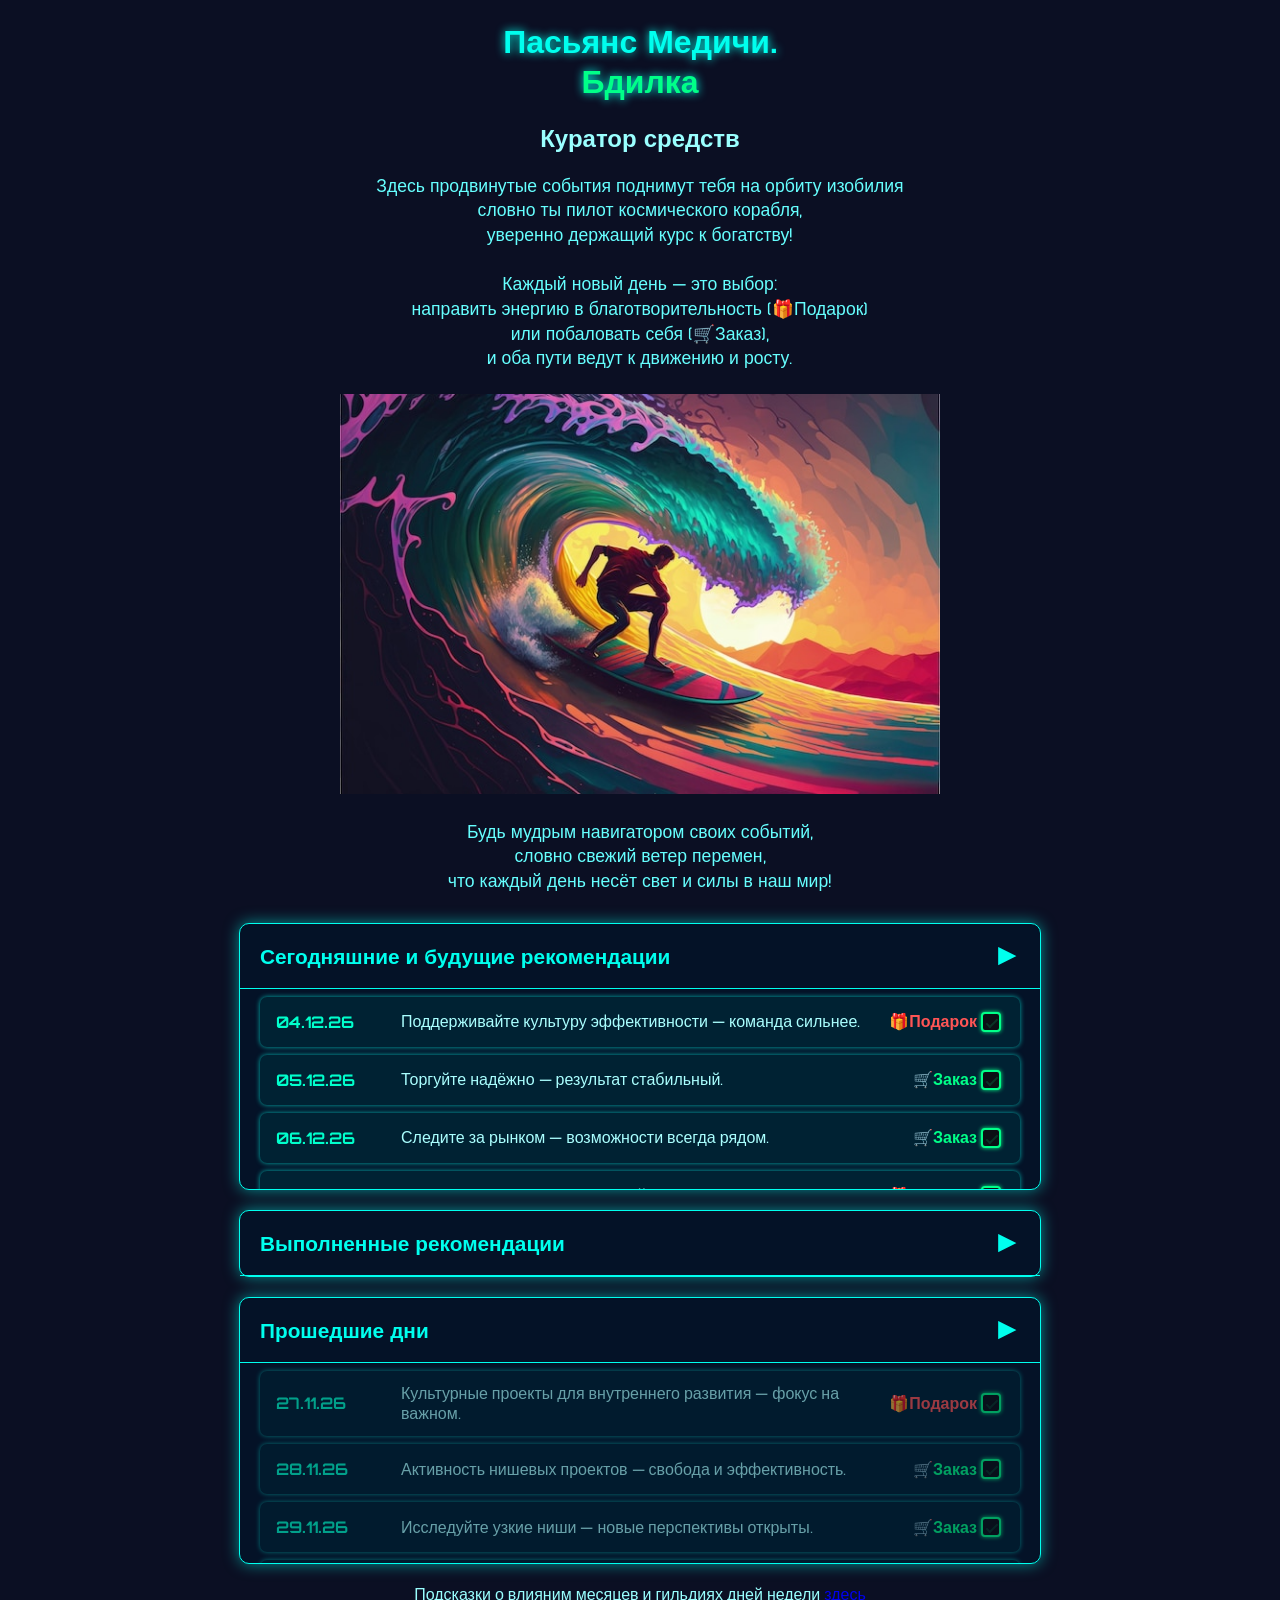
<file: vigil/money.html>
<!DOCTYPE html>
<html lang="ru">
<head>
<meta charset="UTF-8" />
<meta name="viewport" content="width=device-width, initial-scale=1" />
        <link rel="icon" type="image/x-icon" href="./modules/images/favicon.png?v=2.0" />
<title>Куратор средств</title>
<meta name="viewport" content="width=device-width, initial-scale=1.0">
<style>
  @import url('https://fonts.googleapis.com/css2?family=Orbitron&display=swap');
  
  body {
    background: #0b0f23;
    color: #9affff;
    font-family: 'Orbitron', sans-serif;
    margin: 20px;
  }
  h1 {
    text-align: center;
    color: #00ffee;
    text-shadow: 0 0 10px #00ffee;
  }
  #description {
    max-width: 800px;
    margin: 0 auto 30px;
    font-size: 1.1em;
    line-height: 1.4em;
    color: #66ffff;
    text-align: center;
  }
  button.toggle-btn {
    background: #001122;
    border: 2px solid #00ffee;
    color: #00ffee;
    font-family: 'Orbitron', monospace;
    font-size: 1em;
    padding: 8px 14px;
    margin: 10px auto;
    display: block;
    cursor: pointer;
    user-select: none;
    width: 220px;
    border-radius: 8px;
    box-shadow: 0 0 8px #00ffee;
    transition: background 0.3s, color 0.3s;
  }
  button.toggle-btn:hover {
    background: #00ffee;
    color: #001122;
  }
  .section-container {
    max-width: 800px;
    margin: 0 auto 20px;
    border: 1px solid #00ffee;
    border-radius: 10px;
    background: #041227;
    box-shadow: 0 0 15px #00ffee88;
  }
  .section-header {
    padding: 12px 20px;
    font-weight: 700;
    font-size: 1.3em;
    color: #00ffee;
    user-select: none;
    display: flex;
    justify-content: space-between;
    align-items: center;
    cursor: pointer;
    border-bottom: 1px solid #00ffee;
	            text-align: center;
  }
  .section-header span.arrow {
    font-size: 1.5em;
    transition: transform 0.3s;
  }
  .section-header.collapsed span.arrow {
    transform: rotate(-90deg);
  }
  .content {
    overflow: hidden;
    transition: max-height 0.5s ease;
    max-height: 0;
    padding: 0 20px;
    color: #a0ffff;
  }
  .content.open {
    padding: 10px 20px 20px;
    max-height: 2000px; /* достаточно для раскрытия */
  }
  .day {
    background: #002233;
    border-radius: 7px;
    margin: 8px 0;
    padding: 12px 16px;
    display: flex;
    justify-content: space-between;
    align-items: center;
    box-shadow: 0 0 5px #00ffeeaa;
  }
  .day.past {
    opacity: 0.6;
  }
  .date {
    flex-shrink: 0;
    font-weight: 700;
    color: #00ffcc;
    min-width: 110px;
  }
  .desc {
    flex-grow: 1;
    padding-left: 15px;
    font-size: 1em;
    line-height: 1.3em;
    position: relative;
    color: #aaffff;
  }
  .desc span.income {
    color: #00ff88;
    font-weight: 700;
  }
  .desc span.expense {
    color: #ff5555;
    font-weight: 700;
  }
input[type="checkbox"] {
  appearance: none;
  width: 20px;
  height: 20px;
  border: 2px solid #00ff88;
  border-radius: 4px;
  background-color: #0b0f14;
  box-shadow: 0 0 4px #00ff88;
  cursor: pointer;
  position: relative;
  transition: all 0.2s ease-in-out;
}

/* Галочка-псевдоэлемент */
input[type="checkbox"]::after {
  content: "";
  position: absolute;
  top: 2px;
  left: 6px;
  width: 4px;
  height: 10px;
  border: solid #00ff88;
  border-width: 0 2px 2px 0;
  transform: rotate(45deg);
  opacity: 0.15; /* Блеклый намёк по умолчанию */
  transition: opacity 0.2s;
}

input[type="checkbox"]:hover::after {
  opacity: 0.3; /* чуть заметнее при наведении */
}

input[type="checkbox"]:checked {
  background-color: #001f14;
  box-shadow: 0 0 8px #00ff88, inset 0 0 4px #00ff88;
}

input[type="checkbox"]:checked::after {
  opacity: 1; /* Ярко выраженная галка при выборе */
}
  /* Расположение чекбокса справа */
  .day {
    flex-wrap: nowrap;
  }
  /* Чтобы чекбокс был справа */
  .desc {
    display: flex;
    align-items: center;
    justify-content: space-between;
  }
  .desc-text {
    flex-grow: 1;
    padding-right: 15px;
  }
  /* Скроллбар для больших списков */
  .content {
    max-height: 200px;
    overflow-y: auto;
  }
  
  h1 a {
  color: #00ff88;
  text-decoration: none;
  font-weight: bold;
  transition: color 0.3s, text-shadow 0.3s;
  }
  h1 a:hover {
  color: #33ffaa;
  text-shadow: 0 0 8px #00ff88;
  }
  
  @media screen and (max-width: 600px) {
  .day {
  display: flex;
  flex-direction: column;
  background-color: #1b1f24;
  padding: 12px;
  border-radius: 12px;
  border: 1px solid #00ff88;
}

/* Другие базовые стили... */


  }
  
  
/* Мобильная адаптация */
@media screen and (max-width: 600px) {
  .day {
  
    font-size: 0.95em;
    padding: 10px;
  }
  .desc {
  display: block;
    font-size: 0.95em;
    padding: 10px;
            text-align: center;
  }
  .desc-text {
    font-size: 0.95em;
            display: block;
  }
  .section-header {
    font-size: 1em;
    padding: 8px;
  }
  
  input[type="checkbox"] {
  top: 9px;
  }
  
}
  
input[type="checkbox"] {
  flex-shrink: 0;
}

/* Обертка с прокруткой */
.content {
  max-height: 200px;
  overflow-y: auto;
  scrollbar-width: thin;          /* для Firefox */
  scrollbar-color: #00ff88 transparent;
}

/* Для Webkit-браузеров (Chrome, Safari, Edge) */
.content::-webkit-scrollbar {
  width: 8px;
  background: transparent;
}

.content::-webkit-scrollbar-thumb {
  background: #00ff88cc;
  border-radius: 10px;
  box-shadow:
    0 0 8px #00ff88,
    inset 0 0 8px #00ff88;
  transition: background-color 0.3s;
}

.content::-webkit-scrollbar-thumb:hover {
  background: #33ffaa;
  box-shadow:
    0 0 12px #33ffaa,
    inset 0 0 12px #33ffaa;
}

/* Скроллбар трек (фон) */
.content::-webkit-scrollbar-track {
  background: transparent;
}

//////мерцание на фоне
body, html {
    margin: 0; padding: 0;
    width: 100%; height: 100%;
    background: #0b0f23;
    overflow: hidden;
  }
  #buddhaSymbolsCanvas {
    position: fixed;
    top: 0; left: 0;
    width: 100vw; height: 100vh;
    pointer-events: none;
    z-index: -1;
  }
</style>
</head>
<body>

<canvas id="buddhaSymbolsCanvas"></canvas>
<style>@keyframes appearDisappearSmoke {
  0% {
    opacity: 0;
    filter: blur(6px);
    transform: scale(1.1);
  }
  20% {
    opacity: 0.5;
    filter: blur(3px);
    transform: scale(1.05);
  }
  40% {
    opacity: 1;
    filter: blur(0px);
    transform: scale(1);
  }
  60% {
    opacity: 1;
    filter: blur(0px);
    transform: scale(1);
  }
  80% {
    opacity: 0.5;
    filter: blur(3px);
    transform: scale(1.05);
  }
  100% {
    opacity: 0;
    filter: blur(6px);
    transform: scale(1.1);
  }
}

.smoke-fade-cycle {
  display: inline-block;
  animation: appearDisappearSmoke 6s infinite ease-in-out;
}
</style>
  <center><h1>Пасьянс Медичи.<br><a href="./index.html">Бди</a><a class="smoke-fade-cycle" href="./index.html">лка</a></h1>
  <h2>Куратор средств</h2></center>
  <div id="description">
    Здесь продвинутые события поднимут тебя на орбиту изобилия<br>словно ты пилот космического корабля,<br>уверенно держащий курс к богатству!<br><br>
Каждый новый день — это выбор:<br>направить энергию в благотворительность (🎁Подарок)<br>или побаловать себя (🛒Заказ),<br>и оба пути ведут к движению и росту.<br><br>
<img src="./modules/images/extreme-surfer.jpg" alt="Extreme Surfer" style="width: 100%;      /* подстраивается под ширину контейнера */
  height: auto;     /* сохраняет пропорции */
  max-width: 600px; /* опционально: ограничение максимальной ширины */
  display: block;   /* убирает лишние отступы вокруг изображения */
  margin: 0 auto;   /* центрирует изображение при необходимости */"><br>
Будь мудрым навигатором своих событий,<br>словно свежий ветер перемен,<br>что каждый день несёт свет и силы в наш мир!
  </div>
  
  <div class="section-container">
  <div class="section-header collapsed" id="currentHeader" style="cursor:pointer;">
    Сегодняшние и будущие рекомендации
    <span class="arrow">▼</span>
  </div>
  <div class="content" id="recommendations"></div>
</div>

  <div class="section-container">
    <div class="section-header collapsed" id="doneHeader">
      Выполненные рекомендации <span class="arrow">▼</span>
    </div>
    <div class="content" id="doneList"></div>
  </div>

  <div class="section-container">
    <div class="section-header collapsed" id="pastHeader">
      Прошедшие дни <span class="arrow">▼</span>
    </div>
    <div class="content" id="pastDays"></div>
  </div>

<div><center>Подсказки о влияним месяцев и гильдиях дней недели <a href="./crossroad.html" target="_blank">здесь</a></center></div>
<script>
  // Данные и логика из предыдущего варианта, только адаптировано под новый HTML + добавлена логика открытия/закрытия секций

  let movingLineProgress = 0; // прогресс между текущей и следующей монетой (0..1)
let currentLineIndex = 0;   // индекс монеты, с которой линия стартует
const lineSpeed = 0.005;    // скорость движения линии (чем меньше — тем медленнее)
  const STORAGE_KEY = "doneRecsFuturama";

  const weekdayKeywords = {
    0: "разведка",
    1: "исследование",
    2: "автоматизация",
    3: "автономность",
    4: "политика",
    5: "культура",
    6: "торговля"
  };

const combinedRecommendations = {
  "празднование_исследование": {
    type: "expense",
    text: "Ищите новые идеи для праздников — пусть каждый момент сияет!"
  },
  "празднование_автоматизация": {
    type: "income",
    text: "Настройте процессы подготовки — радость приходит легко."
  },
  "празднование_автономность": {
    type: "expense",
    text: "Создайте мобильные решения для событий — свобода действий вдохновляет."
  },
  "празднование_политика": {
    type: "income",
    text: "Развивайте партнёрства — праздники становятся ярче вместе."
  },
  "празднование_культура": {
    type: "expense",
    text: "Вкладывайтесь в музыку и традиции — атмосфера завораживает."
  },
  "празднование_торговля": {
    type: "income",
    text: "Организуйте активность и обмен — всё идёт как по плану."
  },
  "празднование_разведка": {
    type: "income",
    text: "Следите за новыми тенденциями — каждый момент оживает."
  },

  "расположение_исследование": {
    type: "expense",
    text: "Создавайте уют и гармонию в доме — пространство вдохновляет."
  },
  "расположение_автоматизация": {
    type: "income",
    text: "Автоматизируйте процессы дома — жизнь становится легче."
  },
  "расположение_автономность": {
    type: "expense",
    text: "Инвестируйте в независимые системы — комфорт под контролем."
  },
  "расположение_политика": {
    type: "income",
    text: "Планируйте интерьер с учётом всех потребностей — всё работает плавно."
  },
  "расположение_культура": {
    type: "expense",
    text: "Добавляйте элементы искусства и традиций — дом оживает."
  },
  "расположение_торговля": {
    type: "income",
    text: "Создавайте среду для обмена и активности — всё течёт гармонично."
  },
  "расположение_разведка": {
    type: "income",
    text: "Изучайте новые стили и бренды — вдохновение в каждом уголке."
  },

  "позиционирование_исследование": {
    type: "expense",
    text: "Анализируйте рынок и тренды — точное позиционирование укрепляет основу."
  },
  "позиционирование_автоматизация": {
    type: "income",
    text: "Автоматизируйте процессы — всё движется с минимальными усилиями."
  },
  "позиционирование_автономность": {
    type: "expense",
    text: "Создавайте независимые инструменты — контроль и уверенность."
  },
  "позиционирование_политика": {
    type: "income",
    text: "Следите за трендами и связями — всё движется в вашу пользу."
  },
  "позиционирование_культура": {
    type: "expense",
    text: "Вкладывайтесь в командную культуру — энергия передаётся всей системе."
  },
  "позиционирование_торговля": {
    type: "income",
    text: "Организуйте торговлю услугами — процессы работают сами."
  },
  "позиционирование_разведка": {
    type: "income",
    text: "Исследуйте новые рынки и возможности — перспектива открыта."
  },

  "максировка_исследование": {
    type: "expense",
    text: "Учитесь и развивайтесь — фундамент для будущего роста."
  },
  "максировка_автоматизация": {
    type: "income",
    text: "Автоматизация процессов — результат приходит быстрее."
  },
  "максировка_автономность": {
    type: "expense",
    text: "Создавайте независимые системы — свобода действий вдохновляет."
  },
  "максировка_политика": {
    type: "income",
    text: "Используйте связи и влияние — возможности раскрываются сами."
  },
  "максировка_культура": {
    type: "expense",
    text: "Поддерживайте командную культуру — энергия возвращается."
  },
  "максировка_торговля": {
    type: "income",
    text: "Расширяйте операции — всё движется как по плану."
  },
  "максировка_разведка": {
    type: "income",
    text: "Следите за рынком — новые перспективы ждут."
  },

  "блаженство_исследование": {
    type: "expense",
    text: "Вкладывайтесь в комфорт и здоровье — энергия на максимум."
  },
  "блаженство_автоматизация": {
    type: "income",
    text: "Автоматизируйте восстановление и отдых — день наполняется силой."
  },
  "блаженство_автономность": {
    type: "expense",
    text: "Создавайте автономные системы контроля — спокойствие и уверенность."
  },
  "блаженство_политика": {
    type: "income",
    text: "Следите за корпоративной гармонией — всё движется в плюс."
  },
  "блаженство_культура": {
    type: "expense",
    text: "Вкладывайтесь в традиции и искусство — атмосфера заряжает."
  },
  "блаженство_торговля": {
    type: "income",
    text: "Организуйте активность вокруг релакса — жизнь течёт легко."
  },
  "блаженство_разведка": {
    type: "income",
    text: "Следите за новыми технологиями здоровья — энергия всегда с вами."
  },

  "озарение_исследование": {
    type: "expense",
    text: "Ищите новые идеи и проекты — светлые моменты вдохновляют."
  },
  "озарение_автоматизация": {
    type: "income",
    text: "Автоматизируйте креатив — результат приходит плавно."
  },
  "озарение_автономность": {
    type: "expense",
    text: "Создавайте автономные творческие решения — контроль и свобода."
  },
  "озарение_политика": {
    type: "income",
    text: "Следите за индустриальными изменениями — движения быстрые и точные."
  },
  "озарение_культура": {
    type: "expense",
    text: "Вкладывайтесь в инновации и культурные проекты — атмосфера вдохновляет."
  },
  "озарение_торговля": {
    type: "income",
    text: "Продавайте инновации — процессы работают гармонично."
  },
  "озарение_разведка": {
    type: "income",
    text: "Исследуйте новые творческие рынки — возможности раскрываются."
  },

  "посредственность_исследование": {
    type: "expense",
    text: "Контролируйте траты — каждое действие важно."
  },
  "посредственность_автоматизация": {
    type: "income",
    text: "Автоматизируйте рутину — время используется эффективно."
  },
  "посредственность_автономность": {
    type: "expense",
    text: "Фокус на базовых нуждах — стабильно и надёжно."
  },
  "посредственность_политика": {
    type: "income",
    text: "Оптимизируйте процессы — простота ведёт к результату."
  },
  "посредственность_культура": {
    type: "expense",
    text: "Минимизируйте лишнее — пространство работает на вас."
  },
  "посредственность_торговля": {
    type: "income",
    text: "Фокус на стандартных операциях — стабильность и предсказуемость."
  },
  "посредственность_разведка": {
    type: "income",
    text: "Следите за тенденциями — маленькие открытия ведут к результату."
  },

  "рациональность_исследование": {
    type: "expense",
    text: "Планируйте действия — разум управляет ресурсами."
  },
  "рациональность_автоматизация": {
    type: "income",
    text: "Автоматизация учёта — эффективность и порядок."
  },
  "рациональность_автономность": {
    type: "expense",
    text: "Избегайте импульсов — стратегия важнее сиюминутного."
  },
  "рациональность_политика": {
    type: "income",
    text: "Используйте данные — решения точные и выгодные."
  },
  "рациональность_культура": {
    type: "expense",
    text: "Поддерживайте культуру — устойчивое развитие системы."
  },
  "рациональность_торговля": {
    type: "income",
    text: "Торгуйте разумно — результат приходит стабильно."
  },
  "рациональность_разведка": {
    type: "income",
    text: "Следите за новыми идеями — каждый шаг осмыслен."
  },

  "чистка_исследование": {
    type: "expense",
    text: "Избавляйтесь от лишнего — пространство оживает."
  },
  "чистка_автоматизация": {
    type: "income",
    text: "Автоматизируйте процессы — порядок и свобода действий."
  },
  "чистка_автономность": {
    type: "expense",
    text: "Оставляйте только необходимое — ясность и простота."
  },
  "чистка_политика": {
    type: "income",
    text: "Используйте возможности — каждый шаг приводит к результату."
  },
  "чистка_культура": {
    type: "expense",
    text: "Минимизируйте лишние элементы — внимание к важному."
  },
  "чистка_торговля": {
    type: "income",
    text: "Фокус на эффективных операциях — всё движется гладко."
  },
  "чистка_разведка": {
    type: "income",
    text: "Следите за рынком — выявляйте лучшее и действуйте."
  },

  "уединение_исследование": {
    type: "expense",
    text: "Создайте личное пространство — спокойствие вдохновляет."
  },
  "уединение_автоматизация": {
    type: "income",
    text: "Автоматизация личных проектов — эффективность и тишина."
  },
  "уединение_автономность": {
    type: "expense",
    text: "Оборудование для уединённой работы — контроль и комфорт."
  },
  "уединение_политика": {
    type: "income",
    text: "Закрытые процессы — максимальная результативность."
  },
  "уединение_культура": {
    type: "expense",
    text: "Культурные проекты для внутреннего развития — фокус на важном."
  },
  "уединение_торговля": {
    type: "income",
    text: "Активность нишевых проектов — свобода и эффективность."
  },
  "уединение_разведка": {
    type: "income",
    text: "Исследуйте узкие ниши — новые перспективы открыты."
  },

  "прагматичность_исследование": {
    type: "expense",
    text: "Тратьте на практичное — каждый шаг продуман."
  },
  "прагматичность_автоматизация": {
    type: "income",
    text: "Автоматизация процессов повышает отдачу."
  },
  "прагматичность_автономность": {
    type: "expense",
    text: "Инвестируйте в оборудование — польза максимальна."
  },
  "прагматичность_политика": {
    type: "income",
    text: "Используйте стратегию — эффективность растёт."
  },
  "прагматичность_культура": {
    type: "expense",
    text: "Поддерживайте культуру эффективности — команда сильнее."
  },
  "прагматичность_торговля": {
    type: "income",
    text: "Торгуйте надёжно — результат стабильный."
  },
  "прагматичность_разведка": {
    type: "income",
    text: "Следите за рынком — возможности всегда рядом."
  },

  "привязанность_исследование": {
    type: "expense",
    text: "Вкладывайтесь в отношения — взаимность укрепляет."
  },
  "привязанность_автоматизация": {
    type: "income",
    text: "Автоматизация коммуникаций — близкие ценят внимание."
  },
  "привязанность_автономность": {
    type: "expense",
    text: "Забота о родных — вложение в гармонию."
  },
  "привязанность_политика": {
    type: "income",
    text: "Используйте связи — всё становится легче."
  },
  "привязанность_культура": {
    type: "expense",
    text: "Поддерживайте традиции — атмосфера крепнет."
  },
  "привязанность_торговля": {
    type: "income",
    text: "Организуйте активности — взаимодействие идёт гладко."
  },
  "привязанность_разведка": {
    type: "income",
    text: "Изучайте возможности — связь укрепляется."
  },

  "выгода_исследование": {
    type: "expense",
    text: "Ищите выгодные решения — каждый шаг осмыслен."
  },
  "выгода_автоматизация": {
    type: "income",
    text: "Автоматизация поиска — всё движется эффективно."
  },
  "выгода_автономность": {
    type: "expense",
    text: "Выбирайте оптимальные варианты — ресурсы используются мудро."
  },
  "выгода_политика": {
    type: "income",
    text: "Следите за трендами — выгода приходит легко."
  },
  "выгода_культура": {
    type: "expense",
    text: "Инвестируйте в культурные активности — результат заметен."
  },
  "выгода_торговля": {
    type: "income",
    text: "Эффективная торговля — всё работает плавно."
  },
  "выгода_разведка": {
    type: "income",
    text: "Следите за рынком — возможности открываются сами."
  }
};


  // Для всех дней, если нет рекомендации - по умолчанию предупреждение
  function getRec(monthKey, weekdayKey) {
    const key = monthKey + "_" + weekdayKey;
    return combinedRecommendations[key] || {
      type: "expense",
      text: "Осторожно с деньгами! Ищи новые возможности и не сливай всё на пустяки."
    };
  }

  let done = JSON.parse(localStorage.getItem(STORAGE_KEY)) || [];

  function saveDone() {
    localStorage.setItem(STORAGE_KEY, JSON.stringify(done));
  }

  function isDone(key) {
    return done.includes(key);
  }

  function toggleDone(key) {
    if (isDone(key)) {
      done = done.filter(k => k !== key);
    } else {
      done.unshift(key);  // Добавляем в начало массива
    if (done.length > 20) {
      done = done.slice(0, 20); // Оставляем только первые 20 элементов
    }
    }
    saveDone();
  }

  function formatDate(date) {
    return date.toLocaleDateString('ru-RU', { day: '2-digit', month: '2-digit', year: '2-digit' });
  }

  function getMonthKeyword(date) {

  const monthKeywords = {
    0: "привязанность",
    1: "выгода",
    2: date => (date.getDate() < 8 ? "празднование" : "расположение"),
    3: "позиционирование",
    4: "максировка",
    5: "блаженство",
    6: "озарение",
    7: "посредственность",
    8: "рациональность",
    9: "чистка",
    10: "уединение",
    11: "прагматичность"
  };
  
    const m = date.getMonth();
    const kw = monthKeywords[m];
    if (typeof kw === 'function') return kw(date);
    return kw;
  }

  function getWeekdayKeyword(date) {
    return weekdayKeywords[date.getDay()];
  }

  function createDayElement(date) {
  

  const today = new Date();
  today.setHours(0,0,0,0);
  const startDate = new Date(today);
  startDate.setDate(today.getDate() - 7);
  const endDate = new Date(today);
  endDate.setDate(today.getDate() + 40);
  
  
    const monthKey = getMonthKeyword(date);
    const weekdayKey = getWeekdayKeyword(date);
    const recKey = formatDate(date) + "_" + monthKey + "_" + weekdayKey;
    const rec = getRec(monthKey, weekdayKey);

    const dayDiv = document.createElement("div");
    dayDiv.className = "day";
    if(date < today) dayDiv.classList.add("past");

    // Дата
    const dateDiv = document.createElement("div");
    dateDiv.className = "date";
    dateDiv.textContent = formatDate(date);

    // Описание + чекбокс справа
    const descDiv = document.createElement("div");
    descDiv.className = "desc";

    const textSpan = document.createElement("span");
    textSpan.className = "desc-text";
    textSpan.textContent = rec.text;

    const typeSpan = document.createElement("span");
    typeSpan.className = rec.type;
    typeSpan.textContent = rec.type === "income" ? "🛒 " : "🎁 ";

    const typeSpan2 = document.createElement("span");
    typeSpan2.className = rec.type;
    typeSpan2.textContent = rec.type === "income" ? "Заказ" : "Подарок";

    const checkbox = document.createElement("input");
    checkbox.type = "checkbox";
    checkbox.checked = isDone(recKey);
    checkbox.title = "Отметить выполненным";
    checkbox.addEventListener("change", () => {
      toggleDone(recKey);
      renderAll(true);
    });

    descDiv.appendChild(textSpan);
    descDiv.appendChild(typeSpan);
    descDiv.appendChild(typeSpan2);
    descDiv.appendChild(checkbox);

    dayDiv.appendChild(dateDiv);
    dayDiv.appendChild(descDiv);

    dayDiv.recKey = recKey;
    dayDiv.rec = rec;

    return dayDiv;
  }

  function renderCurrentDays() {

  const today = new Date();
  today.setHours(0,0,0,0);
  const startDate = new Date(today);
  startDate.setDate(today.getDate() - 7);
  const endDate = new Date(today);
  endDate.setDate(today.getDate() + 40);
  
    const container = document.getElementById("recommendations");
    container.innerHTML = "";
    for(let d = new Date(today); d <= endDate; d.setDate(d.getDate()+1)) {
      const monthKey = getMonthKeyword(d);
      const weekdayKey = getWeekdayKeyword(d);
      const recKey = formatDate(d) + "_" + monthKey + "_" + weekdayKey;
      if (!isDone(recKey)) {
        container.appendChild(createDayElement(new Date(d)));
      }
    }
  }
  

  function renderPastDays() {

  const today = new Date();
  today.setHours(0,0,0,0);
  const startDate = new Date(today);
  startDate.setDate(today.getDate() - 7);
  const endDate = new Date(today);
  endDate.setDate(today.getDate() + 40);
  
    const container = document.getElementById("pastDays");
    container.innerHTML = "";
    for(let d = new Date(startDate); d < today; d.setDate(d.getDate()+1)) {
      const monthKey = getMonthKeyword(d);
      const weekdayKey = getWeekdayKeyword(d);
      const recKey = formatDate(d) + "_" + monthKey + "_" + weekdayKey;
      if (!isDone(recKey)) {
        container.appendChild(createDayElement(new Date(d)));
      }
    }
  }

  function renderDoneList(force=false) {
    const container = document.getElementById("doneList");
    container.innerHTML = "";
	
    // Все выполненные рекомендации
    done.forEach(key => {
      // Парсим ключ
      const parts = key.split("_");
      if(parts.length < 3) return;
      const dateStr = parts[0];
      const monthKey = parts.slice(1, parts.length-1).join("_") || parts[1];
      const weekdayKey = parts[parts.length-1];
      const rec = getRec(monthKey, weekdayKey);
      const dayDiv = document.createElement("div");
      dayDiv.className = "day";

      const dateDiv = document.createElement("div");
      dateDiv.className = "date";
      dateDiv.textContent = dateStr;

      const descDiv = document.createElement("div");
      descDiv.className = "desc";

      const textSpan = document.createElement("span");
      textSpan.className = "desc-text";
      textSpan.textContent = rec.text;
	  
	  

    const typeSpan = document.createElement("span");
    typeSpan.className = rec.type;
    typeSpan.textContent = rec.type === "income" ? "🛒 " : "🎁 ";

    const typeSpan2 = document.createElement("span");
    typeSpan2.className = rec.type;
    typeSpan2.textContent = rec.type === "income" ? "Заказ" : "Подарок";

      const checkbox = document.createElement("input");
      checkbox.type = "checkbox";
      checkbox.checked = true;
      checkbox.title = "Отметить невыполненным";
      checkbox.addEventListener("change", () => {
        toggleDone(key);
        renderAll(true);
      });

      descDiv.appendChild(textSpan);
      descDiv.appendChild(typeSpan);
      descDiv.appendChild(typeSpan2);
      descDiv.appendChild(checkbox);

      dayDiv.appendChild(dateDiv);
      dayDiv.appendChild(descDiv);

      container.appendChild(dayDiv);
    });

	startCoinsAnimation(done.length,force);
  }

  // Тогглеры секций с анимацией и стрелками
  function setupToggle(sectionHeaderId, contentId) {
    const header = document.getElementById(sectionHeaderId);
    const content = document.getElementById(contentId);
    const arrow = header.querySelector("span.arrow");
    header.addEventListener("click", () => {
      const isOpen = content.classList.contains("open");
      if (isOpen) {
        content.classList.remove("open");
        header.classList.add("collapsed");
        arrow.textContent = "▼";
      } else {
        content.classList.add("open");
        header.classList.remove("collapsed");
        arrow.textContent = "▲";
      }
    });
  }

  function renderAll(force=false) {
    renderCurrentDays();
    renderPastDays();
    renderDoneList(force);
  }

  // Инициализация
  renderAll();
  setupToggle("pastHeader", "pastDays");
  setupToggle("doneHeader", "doneList");
  setupToggle("currentHeader", "recommendations");
  

  /////////////////////////////////////////////////
  /////////////////////////////////////////////////
  /////////////////////////////////////////////////
  function startCoinsAnimation(symbolCount, force = false) {
    const canvasId = 'buddhaSymbolsCanvas';
  const STORAGE_KEY = 'buddhist_symbols_coords';
  let canvas = document.getElementById(canvasId);

  if (!canvas) {
    canvas = document.createElement('canvas');
    canvas.id = canvasId;
    canvas.style.position = 'fixed';
    canvas.style.top = '0';
    canvas.style.left = '0';
    canvas.style.width = '100vw';
    canvas.style.height = '100vh';
    canvas.style.pointerEvents = 'none';
    canvas.style.zIndex = '-1';
    document.body.appendChild(canvas);
  }

  const ctx = canvas.getContext('2d');
  let width, height;
  const symbols = [];
  let currentLineIndex = 0;
  let movingLineProgress = 0;
  const lineSpeed = 0.006;

  const buddhistSymbols = [
    "☸", "ॐ", "✿", "☯", "☀", "࿓", "✧", "✦", "❂", "☁",
    "⚛", "🕉", "❀", "❁", "♒", "⚙", "✺", "☼", "☪", "✡"
  ];

  function resize() {
    width = window.innerWidth;
    height = window.innerHeight;
    canvas.width = width * devicePixelRatio;
    canvas.height = height * devicePixelRatio;
    ctx.setTransform(devicePixelRatio, 0, 0, devicePixelRatio, 0, 0);
  }

  function saveSymbolsToStorage(symbolsArray) {
    const minimal = symbolsArray.map(s => ({
      x: s.x, y: s.y, size: s.size, opacity: s.opacity,
      char: s.char, flickerSpeed: s.flickerSpeed, flickerPhase: s.flickerPhase
    }));
    localStorage.setItem(STORAGE_KEY, JSON.stringify({ count: symbolsArray.length, data: minimal }));
  }

  function loadSymbolsFromStorage() {
    try {
      const saved = JSON.parse(localStorage.getItem(STORAGE_KEY));
      if (saved && saved.count === symbolCount && Array.isArray(saved.data)) {
        return saved.data;
      }
    } catch (e) {
      return null;
    }
    return null;
  }

  function createSymbols(count, force) {
    const saved = !force && loadSymbolsFromStorage();

    if (saved) {
      for (const s of saved) {
        symbols.push({ ...s });
      }
    } else {
      symbols.length = 0;
      for (let i = 0; i < count; i++) {
        symbols.push({
          x: Math.random() * width,
          y: Math.random() * height,
          size: 24 + Math.random() * 28,
          opacity: 0.15 + Math.random() * 0.3,
          char: buddhistSymbols[i % buddhistSymbols.length],
          flickerSpeed: 0.002 + Math.random() * 0.003,
          flickerPhase: Math.random() * Math.PI * 2
        });
      }
      saveSymbolsToStorage(symbols);
    }
  }

  function drawSymbol(x, y, size, opacity, char) {
    ctx.font = `${size}px serif`;
    ctx.fillStyle = `rgba(255, 200, 80, ${opacity})`;
    ctx.shadowColor = `rgba(255, 180, 100, ${opacity})`;
    ctx.shadowBlur = 6;
    ctx.textAlign = 'center';
    ctx.textBaseline = 'middle';
    ctx.fillText(char, x, y);
    ctx.shadowBlur = 0;
  }

  function drawLine(x1, y1, x2, y2, opacity) {
    ctx.strokeStyle = `rgba(255, 180, 80, ${opacity})`;
    ctx.lineWidth = 1;
    ctx.beginPath();
    ctx.moveTo(x1, y1);
    ctx.lineTo(x2, y2);
    ctx.stroke();
  }

  function animate(time = 0) {
    ctx.clearRect(0, 0, width, height);
    const maxDist = 200;

    for (let i = 0; i < symbols.length; i++) {
      for (let j = i + 1; j < symbols.length; j++) {
        const dx = symbols[i].x - symbols[j].x;
        const dy = symbols[i].y - symbols[j].y;
        const dist = Math.sqrt(dx * dx + dy * dy);
        if (dist < maxDist) {
          const lineOpacity = (1 - dist / maxDist) * 0.5;
          drawLine(symbols[i].x, symbols[i].y, symbols[j].x, symbols[j].y, lineOpacity);
        }
      }
    }

    if (symbols.length > 1) {
      const nextIndex = (currentLineIndex + 1) % symbols.length;
      const start = symbols[currentLineIndex];
      const end = symbols[nextIndex];
      const x = start.x + (end.x - start.x) * movingLineProgress;
      const y = start.y + (end.y - start.y) * movingLineProgress;
      drawLine(start.x, start.y, x, y, 0.8);

      movingLineProgress += lineSpeed;
      if (movingLineProgress >= 1) {
        movingLineProgress = 0;
        currentLineIndex = nextIndex;
      }
    }

    for (const s of symbols) {
      const flicker = 0.6 + 0.5 * Math.sin(time * s.flickerSpeed + s.flickerPhase);
      drawSymbol(s.x, s.y, s.size, s.opacity * flicker, s.char);
    }

    requestAnimationFrame(animate);
  }

  function start() {
    resize();
    createSymbols(symbolCount, force);
    animate();
  }

  window.addEventListener('resize', resize);
  start();
}

</script>



<!-- Yandex.Metrika counter -->
<script>
(function () {
    var initialized = false;

    function loadMetrika() {
        if (initialized) return;
        initialized = true;

        (function (m, e, t, r, i, k, a) {
            m[i] = m[i] || function () {
                (m[i].a = m[i].a || []).push(arguments);
            };

            m[i].l = 1 * new Date();

            for (var j = 0; j < document.scripts.length; j++) {
                if (document.scripts[j].src === r) return;
            }

            k = e.createElement(t);
            a = e.getElementsByTagName(t)[0];
            k.async = 1;
            k.src = r;
            a.parentNode.insertBefore(k, a);
        })(window, document, 'script',
            'https://mc.yandex.ru/metrika/tag.js?id=106046314', 'ym');

        ym(106046314, 'init', {
            ssr: true,
            webvisor: true,
            clickmap: true,
            ecommerce: 'dataLayer',
            accurateTrackBounce: true,
            trackLinks: true
        });
    }

    // Запуск через 3 секунды после загрузки DOM
    if (document.readyState === 'complete') {
        setTimeout(loadMetrika, 3000);
    } else {
        window.addEventListener('load', function () {
            setTimeout(loadMetrika, 3000);
        });
    }

    // Если пользователь начал взаимодействовать — запускаем раньше
    ['scroll', 'mousemove', 'touchstart', 'click'].forEach(function (event) {
        window.addEventListener(event, loadMetrika, {
            once: true,
            passive: true
        });
    });
})();
</script>

<noscript>
    <div>
        <img src="https://mc.yandex.ru/watch/106046314"
             style="position:absolute;left:-9999px;"
             alt="">
    </div>
</noscript>
<!-- /Yandex.Metrika counter -->

</body>
</html>
</file>
<file: circuit-coder/modules/style.css>
:root {
    color-scheme: dark;

    --bg: #11141a;
    --panel: #191e27;
    --panel-raised: #202733;
    --panel-hover: #283243;
    --input-bg: #121720;

    --border: #303b4b;
    --border-active: #5376a6;

    --text: #dce4ef;
    --text-secondary: #a1aec1;
    --text-muted: #75849a;

    --accent: #8ab8ff;
    --accent-bg: rgba(105, 157, 231, .12);

    --green: #8ed8ae;
    --purple: #c4a5ff;
    --blue: #86bdff;
    --orange: #ffba85;
    --yellow: #ffe09a;

    --radius: 8px;
    --transition: .18s ease;
}

*,
*::before,
*::after {
    box-sizing: border-box;
}

html {
    min-height: 100%;
    background: var(--bg);
    scrollbar-color: #3c495c var(--bg);
    scrollbar-width: thin;
}

body {
    position: relative;
    min-height: 100vh;
    margin: 0;
    padding: 24px;
    background-color: var(--bg);
    color: var(--text);
    font-family: Inter, "Segoe UI", Arial, sans-serif;
    font-size: 14px;
    line-height: 1.65;
    -webkit-font-smoothing: antialiased;
}

/* Нейтральный фон редактора */

body::before {
    content: "";
    position: fixed;
    inset: 0;
    z-index: -1;
    pointer-events: none;
    background-repeat: repeat;
    background-size: auto;
}

/* Основная рабочая область */

body > div {
    width: min(1180px, 100%);
    margin: 0 auto;
}

/* Верхняя панель */

.button-group {
    display: flex;
    flex-wrap: wrap;
    align-items: center;
    gap: 10px;
    margin: 0 0 22px;
    padding: 15px 19px;
    border: 1px solid var(--border);
    border-radius: 11px;
    background: linear-gradient(110deg, #202a39, #191e27 65%);
}

.button-group h2 {
    display: flex;
    align-items: center;
    flex-wrap: wrap;
    gap: 7px;
    margin: 0;
    color: #e8eef8;
    font-size: 16px;
    font-weight: 600;
    letter-spacing: -.025em;
}

#placeholder {
    display: inline-flex;
    align-items: center;
    justify-content: center;
    min-width: 30px;
    min-height: 30px;
    overflow: hidden;
    border: 1px solid #3b4c63;
    border-radius: 7px;
    background: #121925;
}

#placeholder img {
    display: block;
    max-width: 28px;
    max-height: 28px;
    margin: 0 !important;
}

#dynamic-content {
    color: var(--accent);
}

/* Вводная информация */

.collapsible-wrapper {
    margin: 0 0 22px;
    padding: 14px 17px;
    border: 1px solid var(--border);
    border-radius: var(--radius);
    background: rgba(25, 30, 39, .92);
}

.collapsible-toggle {
    display: inline-flex;
    align-items: center;
    gap: 10px;
    color: var(--accent);
    font-size: 13px;
    font-weight: 600;
    text-decoration: none;
    transition: color var(--transition);
}

.collapsible-toggle::before {
    content: "+";
    display: inline-grid;
    place-items: center;
    width: 22px;
    height: 22px;
    border: 1px solid var(--border);
    border-radius: 5px;
    background: var(--panel-raised);
    color: var(--text-secondary);
    font-size: 17px;
    font-weight: 400;
    line-height: 1;
}

.collapsible-toggle[aria-expanded="true"]::before {
    content: "−";
    color: var(--accent);
    border-color: var(--border-active);
    background: var(--accent-bg);
}

.collapsible-toggle:hover {
    color: #c1dcff;
}

.collapsible-toggle:focus-visible {
    outline: 2px solid var(--accent);
    outline-offset: 4px;
}

.collapsible-content {
    overflow: hidden;
    max-height: 0;
    opacity: 0;
    transition: max-height .28s ease, opacity .2s ease;
}

.collapsible-content.open {
    max-height: 2000px;
    opacity: 1;
}

.collapsible-inner {
    padding: 13px 0 2px;
    color: var(--text-secondary);
}

.collapsible-inner p {
    margin: 0 0 12px;
}

.collapsible-inner p:last-child {
    margin-bottom: 0;
}

/* Текст инструкции */

body > div > div:not(.button-group):not(.collapsible-wrapper) {
    color: var(--text-secondary);
}

body a {
    color: var(--accent);
    text-decoration: none;
    text-underline-offset: 3px;
    transition: color var(--transition);
}

body a:hover {
    color: #c0dcff;
    text-decoration: underline;
}

body b {
    color: #f0f4fb;
    font-weight: 600;
}

/* Поля редактора */

input,
select,
textarea,
button {
    max-width: 100%;
    min-width: 0;
    margin: 5px 0;
    padding: 10px 12px;
    border: 1px solid var(--border);
    border-radius: var(--radius);
    box-sizing: border-box;
    font: inherit;
}

input,
select,
textarea {
    background: var(--input-bg);
    color: var(--text);
    outline: none;
    transition: border-color var(--transition),
                box-shadow var(--transition),
                background var(--transition);
}

input[type="text"],
select {
    width: 100%;
}

input:hover,
select:hover,
textarea:hover {
    border-color: #46556b;
}

input:focus,
select:focus,
textarea:focus {
    border-color: var(--border-active);
    background: #151c27;
    box-shadow: 0 0 0 3px rgba(105, 157, 231, .09);
}

input::placeholder,
textarea::placeholder {
    color: #69788e;
}

select {
    cursor: pointer;
}

textarea {
    display: block;
    width: 100%;
    min-height: 220px;
    resize: vertical;
    font-family: Consolas, "Courier New", monospace;
    font-size: 13px;
    line-height: 1.7;
    tab-size: 4;
}

/* Кнопки действий */

button {
    display: inline-flex;
    align-items: center;
    justify-content: center;
    gap: 8px;
    padding: 9px 15px;
    background: var(--panel-raised);
    color: var(--text);
    border-color: #3a4658;
    cursor: pointer;
    font-size: 13px;
    font-weight: 550;
    transition: background var(--transition),
                border-color var(--transition),
                color var(--transition),
                box-shadow var(--transition);
}

button:hover {
    background: var(--panel-hover);
    border-color: #536985;
    color: #fff;
}

button:active {
    background: #19212d;
}

button:focus-visible {
    outline: 2px solid var(--accent);
    outline-offset: 3px;
}

/* Главная команда запуска */

#runButton {
    min-height: 42px;
    margin: 10px 0 16px;
    padding: 10px 20px;
    background: #263b57;
    border-color: #4d719e;
    color: #dceaff;
    font-weight: 600;
}

#runButton:hover {
    background: #304b6e;
    border-color: #79a7e4;
    box-shadow: 0 0 0 3px rgba(105, 157, 231, .08);
}

/* Удаление элемента */

#deleteItem {
    background: #302329;
    border-color: #64404b;
    color: #ffb8c1;
}

#deleteItem:hover {
    background: #482b35;
    border-color: #925364;
}

/* Сохранение изменений */

#updateItem {
    background: #20372e;
    border-color: #426c57;
    color: #b3e8c9;
}

#updateItem:hover {
    background: #294a3a;
    border-color: #609b7a;
}

/* Список и дерево схемы */

#nested-list {
    min-height: 100px;
    margin: 20px 0;
    padding: 17px;
    overflow-wrap: anywhere;
    border: 1px solid var(--border);
    border-radius: 10px;
    background: rgba(18, 23, 32, .96);
    color: var(--text-secondary);
}

ul {
    margin: 0;
    padding-left: 22px;
    list-style: none;
}

li {
    position: relative;
    margin: 5px 0;
    padding: 8px 11px;
    border: 1px solid transparent;
    border-radius: 6px;
    color: var(--text);
    cursor: pointer;
    transition: background var(--transition),
                border-color var(--transition);
}

li:hover {
    background: #202a38;
    border-color: #36475d;
}

/* Разделители */

hr {
    height: 1px;
    margin: 24px 0;
    border: 0;
    background: linear-gradient(
        90deg,
        transparent,
        #364152 10%,
        #364152 90%,
        transparent
    );
}

/* Подсветка типов элементов */

.teg,
.atribut,
.reflex,
.function {
    display: inline-block;
    padding: 2px 6px;
    border: 1px solid transparent;
    border-radius: 4px;
    font-family: Consolas, "Courier New", monospace;
    font-size: .94em;
    cursor: pointer;
    transition: background var(--transition),
                border-color var(--transition);
}

.teg {
    color: var(--green);
    background: rgba(142, 216, 174, .09);
    border-color: rgba(142, 216, 174, .2);
}

.teg:hover {
    background: rgba(142, 216, 174, .16);
    border-color: rgba(142, 216, 174, .4);
}

.atribut {
    color: var(--purple);
    background: rgba(196, 165, 255, .09);
    border-color: rgba(196, 165, 255, .2);
}

.atribut:hover {
    background: rgba(196, 165, 255, .16);
    border-color: rgba(196, 165, 255, .4);
}

.reflex {
    color: var(--blue);
    background: rgba(134, 189, 255, .09);
    border-color: rgba(134, 189, 255, .2);
}

.reflex:hover {
    background: rgba(134, 189, 255, .16);
    border-color: rgba(134, 189, 255, .4);
}

.function {
    color: var(--orange);
    background: rgba(255, 186, 133, .09);
    border-color: rgba(255, 186, 133, .2);
}

.function:hover {
    background: rgba(255, 186, 133, .16);
    border-color: rgba(255, 186, 133, .4);
}

/* Примеры команд и предупреждений */

mark {
    padding: 2px 5px;
    border: 1px solid rgba(255, 224, 154, .17);
    border-radius: 4px;
    background: rgba(255, 224, 154, .09);
    color: var(--yellow);
    font-family: Consolas, "Courier New", monospace;
    font-size: .94em;
}

/* Результат сформированной HTML-страницы */

#output {
    display: block;
    width: 100%;
    height: 500px;
    margin-top: 12px;
    border: 1px solid var(--border);
    border-radius: 9px;
    background: #fff;
}

/* Исходный код */

#output2 {
    display: block;
    width: 100%;
    height: 300px;
    margin-top: 12px;
    padding: 15px;
    overflow: auto;
    border: 1px solid var(--border);
    border-radius: 9px;
    background: #10151d;
    color: #c4d5ed;
    font-family: Consolas, "Courier New", monospace;
    font-size: 13px;
    line-height: 1.7;
    tab-size: 4;
}

/* Идентификаторы элементов */

.section_item_id {
    display: inline-block;
    padding: 2px 6px;
    border: 1px solid var(--border);
    border-radius: 4px;
    background: var(--panel-raised);
    color: var(--text-muted);
    font-family: Consolas, "Courier New", monospace;
    font-size: 12px;
}

.section_item_svg {
    width: 16px;
    height: 16px;
    color: var(--text-muted);
    cursor: pointer;
    vertical-align: middle;
    transition: color var(--transition);
}

.section_item_svg:hover {
    color: var(--accent);
}

/* Подсветка выбранного текста */

.highlight {
padding: 2px 5px;
border-radius: 4px;
background: rgba(74, 190, 137, 0.12);
color: #91d5b0;
border: 1px solid rgba(74, 190, 137, 0.18);
}

.highlight2 {
    color: #fff;
    text-shadow: 0 0 10px rgba(138, 184, 255, .5);
}

/* Нижняя панель */

center {
    padding: 18px 0 4px;
    color: var(--text-muted);
    font-size: 12px;
}

center a {
    margin: 0 5px;
}

/* Скроллбары */

* {
    scrollbar-width: thin;
    scrollbar-color: #3b485a transparent;
}

::-webkit-scrollbar {
    width: 9px;
    height: 9px;
}

::-webkit-scrollbar-thumb {
    border: 2px solid transparent;
    border-radius: 8px;
    background: #3b485a;
    background-clip: padding-box;
}

::-webkit-scrollbar-thumb:hover {
    background-color: #536985;
    background-clip: padding-box;
}

/* Мобильная версия */

@media (max-width: 650px) {
    body {
        padding: 12px;
        font-size: 13px;
    }

    .button-group {
        padding: 12px;
        margin-bottom: 15px;
    }

    .button-group h2 {
        font-size: 14px;
        line-height: 1.8;
    }

    .collapsible-wrapper {
        padding: 12px;
    }

    #nested-list {
        padding: 10px;
    }

    li {
        padding: 8px;
    }

    button {
        padding: 10px 12px;
    }

    #output {
        height: 400px;
    }

    #output2 {
        height: 260px;
        font-size: 12px;
    }

    center {
        line-height: 2.2;
    }
}

@media (prefers-reduced-motion: reduce) {
    *,
    *::before,
    *::after {
        scroll-behavior: auto !important;
        animation-duration: .01ms !important;
        transition-duration: .01ms !important;
    }
}

/* Заголовок и переключатели типов схемы */
.button-group {
    justify-content: center;
    gap: 10px;
}

.button-group h2 {
    justify-content: center;
    gap: 10px;
}

/* Если кнопки типов формируются динамически */
.button-group label {
    margin: 4px;
}

/* Центрирование схемы и всего содержимого ниже */
#nested-list,
#runButton,
#output,
#output2 {
    margin-left: auto;
    margin-right: auto;
}

#nested-list {
    text-align: left;
}


/* Центрирование текстовых блоков после схемы */
#nested-list ~ * {
    text-align: center;
}

/* Результат и исходный код */
#output,
#output2 {
    display: block;
    width: 100%;
    text-align: left;
}

/* Удобные отступы между переключателями */
.button-group input[type="radio"] + label {
    margin: 4px;
    padding: 10px 18px;
    white-space: nowrap;
}

/* Мобильная версия */
@media (max-width: 650px) {
    .button-group {
        gap: 8px;
    }

    .button-group input[type="radio"] + label {
        padding: 9px 12px;
        font-size: 12px;
    }
}


/* Центрирование описания тестового запуска */
#runButton {
    display: block;
    margin: 20px auto;
}


/* Текст после кнопки тестового запуска */
#runButton ~ p,
#runButton ~ ol,
#runButton ~ ul,
#runButton ~ div,
#runButton ~ center {
    text-align: center;
}

/* Если пояснения записаны обычным текстом, а не тегами p */
#runButton {
    text-align: center;
}

/* Центрирование сформированной схемы и описания ниже */
#nested-list {
    text-align: left;
    margin-left: auto;
    margin-right: auto;
}

/* Заголовок кода и iframe */
#output {
    display: block;
    margin: 20px auto;
    max-width: 100%;
}

/* Поле с кодом */
#output2 {
    display: block;
    margin: 20px auto;
    width: 100%;
    box-sizing: border-box;
    text-align: left;
}

/* Дерево элементов */
ul {
    margin: 0;
    padding: 0;
    list-style: none;
}

li {
    position: relative;
    margin: 4px 0;
    padding: 8px 10px;
    border: 1px solid transparent;
    border-radius: 7px;
    color: var(--text);
    cursor: pointer;
    transition: background .15s ease, border-color .15s ease;
}

/* Родительский элемент с вложенностью */
li:has(> ul) {
    padding: 9px;
    background: #171f2b;
    border: 1px solid #2a3646;
}

/* Заголовок родительского элемента */
li:has(> ul) > .teg {
    display: inline-flex;
    align-items: center;
    gap: 6px;
    min-height: 24px;
}

/* Область вложенных элементов */
li > ul {
    margin-top: 8px;
    padding: 5px 0 3px 12px;
    border-left: 1px solid #3b4a5e;
}

/* Дочерние элементы */
li > ul > li {
    margin: 3px 0;
    padding: 7px 10px;
    background: #1b2532;
    border: 1px solid #273446;
    border-radius: 6px;
}

/* Вложенный контейнер следующего уровня */
li > ul > li:has(> ul) {
    background: #192330;
    border-color: #344256;
}

/* Свободные элементы без вложенности */
li:not(:has(> ul)) {
    background: transparent;
}

/* Наведение */
li:hover {
    background: #222f40;
    border-color: #3c5068;
}

li > ul > li:hover {
    background: #253448;
    border-color: #4a617c;
}

/* Идентификаторы */
.section_item_id {
    color: #8293aa;
    font-size: 11px;
}

/* Типы элементов */
.teg b {
    color: #8db9f5;
}

.atribut b {
    color: #b9c6d8;
}

.reflex b {
    color: #c5a8ee;
    font-weight: 500;
}

/* Иконки управления */
.section_item_svg {
    width: 14px;
    height: 14px;
    fill: currentColor;
    opacity: .55;
    vertical-align: middle;
    transition: opacity .15s ease;
}

a.section_item_id:hover .section_item_svg {
    opacity: 1;
}

/* Каждый уровень дерева смещается вправо */
ul {
    padding-left: 24px;
}

/* Корневой уровень без отступа */
ul:not(li ul) {
    padding-left: 0;
}

/* Родитель содержит своих потомков */
li:has(> ul) {
    width: fit-content;
    min-width: 320px;
    max-width: calc(100% - 2px);
}

/* Дочерняя ветка начинается под родительским блоком */
li > ul {
    padding-left: 20px;
    margin-top: 8px;
    width: fit-content;
    min-width: calc(100% - 20px);
    box-sizing: border-box;
}

/* Элементы ветки не растягиваются на всю страницу */
li > ul > li {
    width: fit-content;
    min-width: 280px;
    max-width: 100%;
    box-sizing: border-box;
}

/* Вложенные контейнеры подстраиваются под содержимое */
li > ul > li:has(> ul) {
    width: fit-content;
}

/* Сохраняем растягивание блоков */
li {
    width: auto;
    box-sizing: border-box;
}

/* Каждый следующий уровень получает отступ слева */
li > ul {
    width: 100%;
    box-sizing: border-box;
    margin-left: 0;
    padding-left: 20px;
}

/* Вложенные элементы занимают ширину своей ветки */
li > ul > li {
    width: 100%;
    min-width: 0;
    max-width: none;
    box-sizing: border-box;
    margin-left: 0;
}

/* Родительский блок тоже занимает доступную ширину */
li:has(> ul) {
    width: 100%;
    min-width: 0;
    max-width: none;
    box-sizing: border-box;
}
</file>
